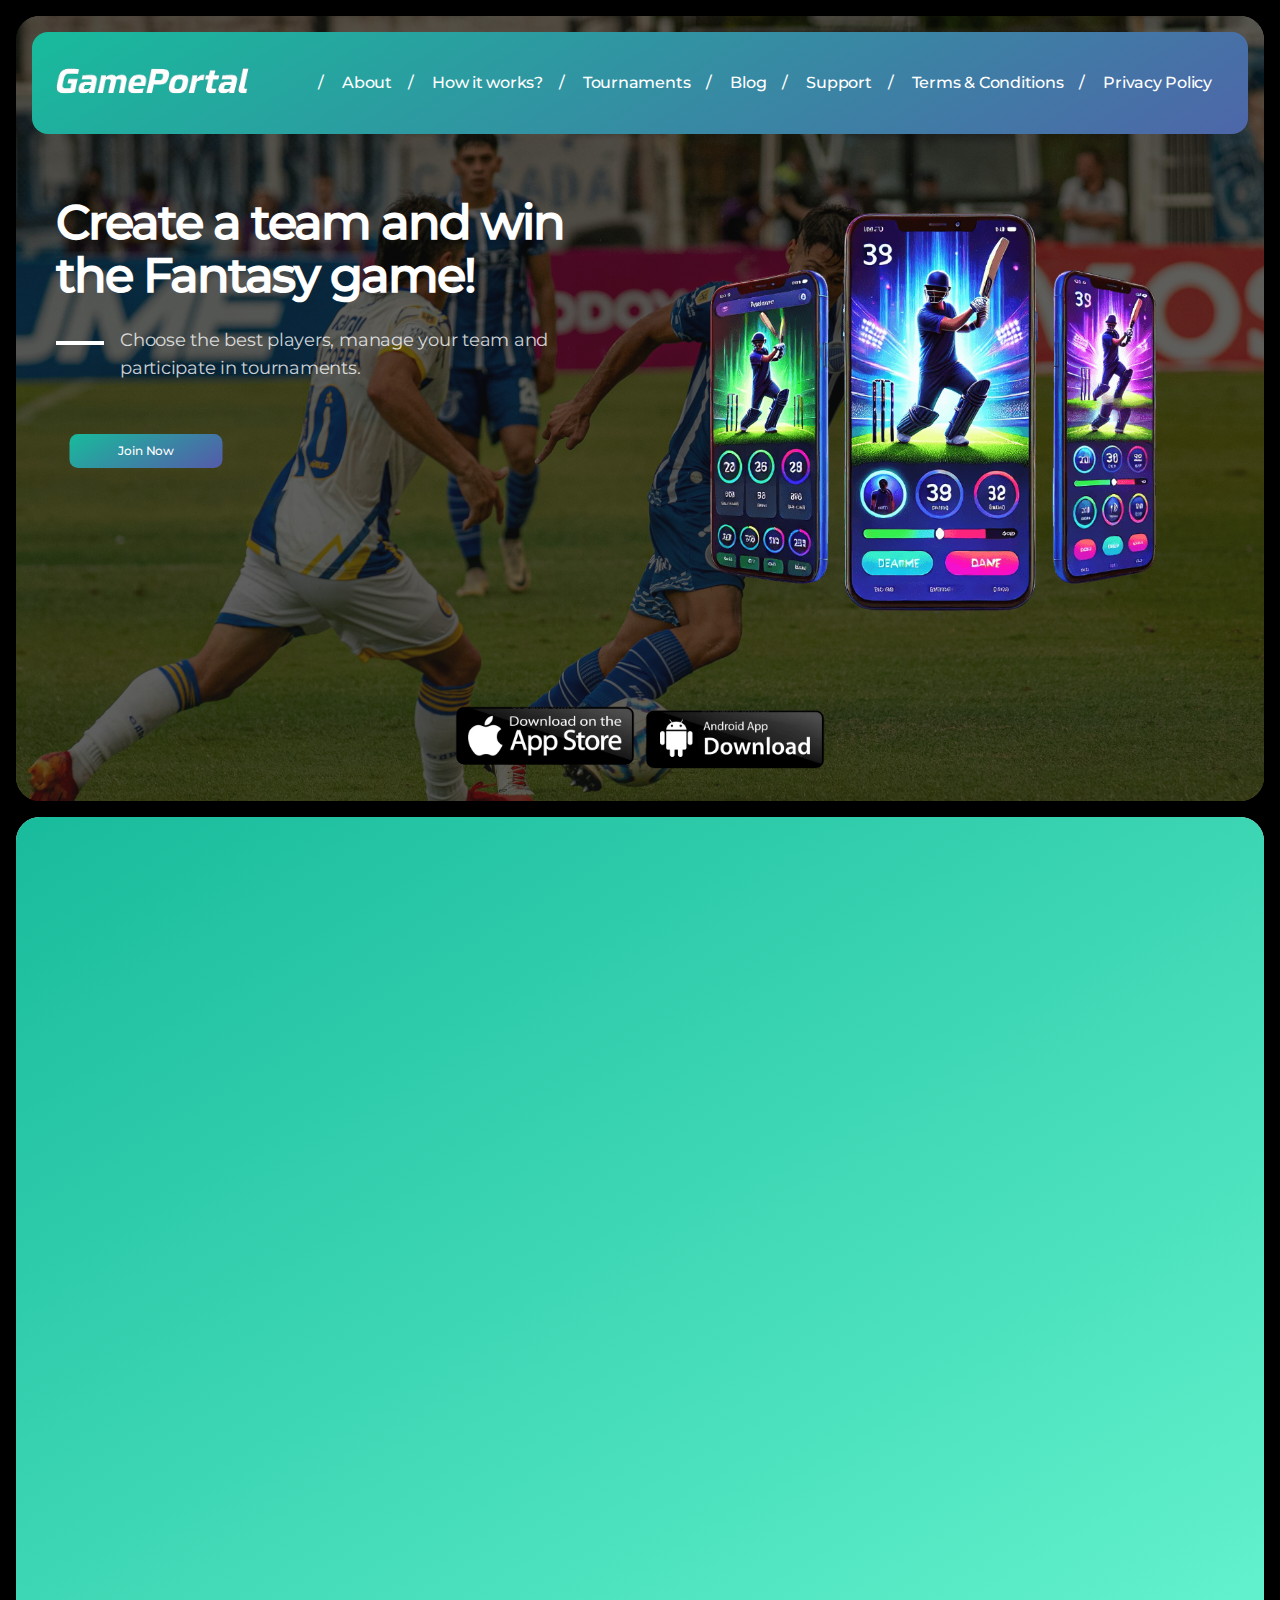
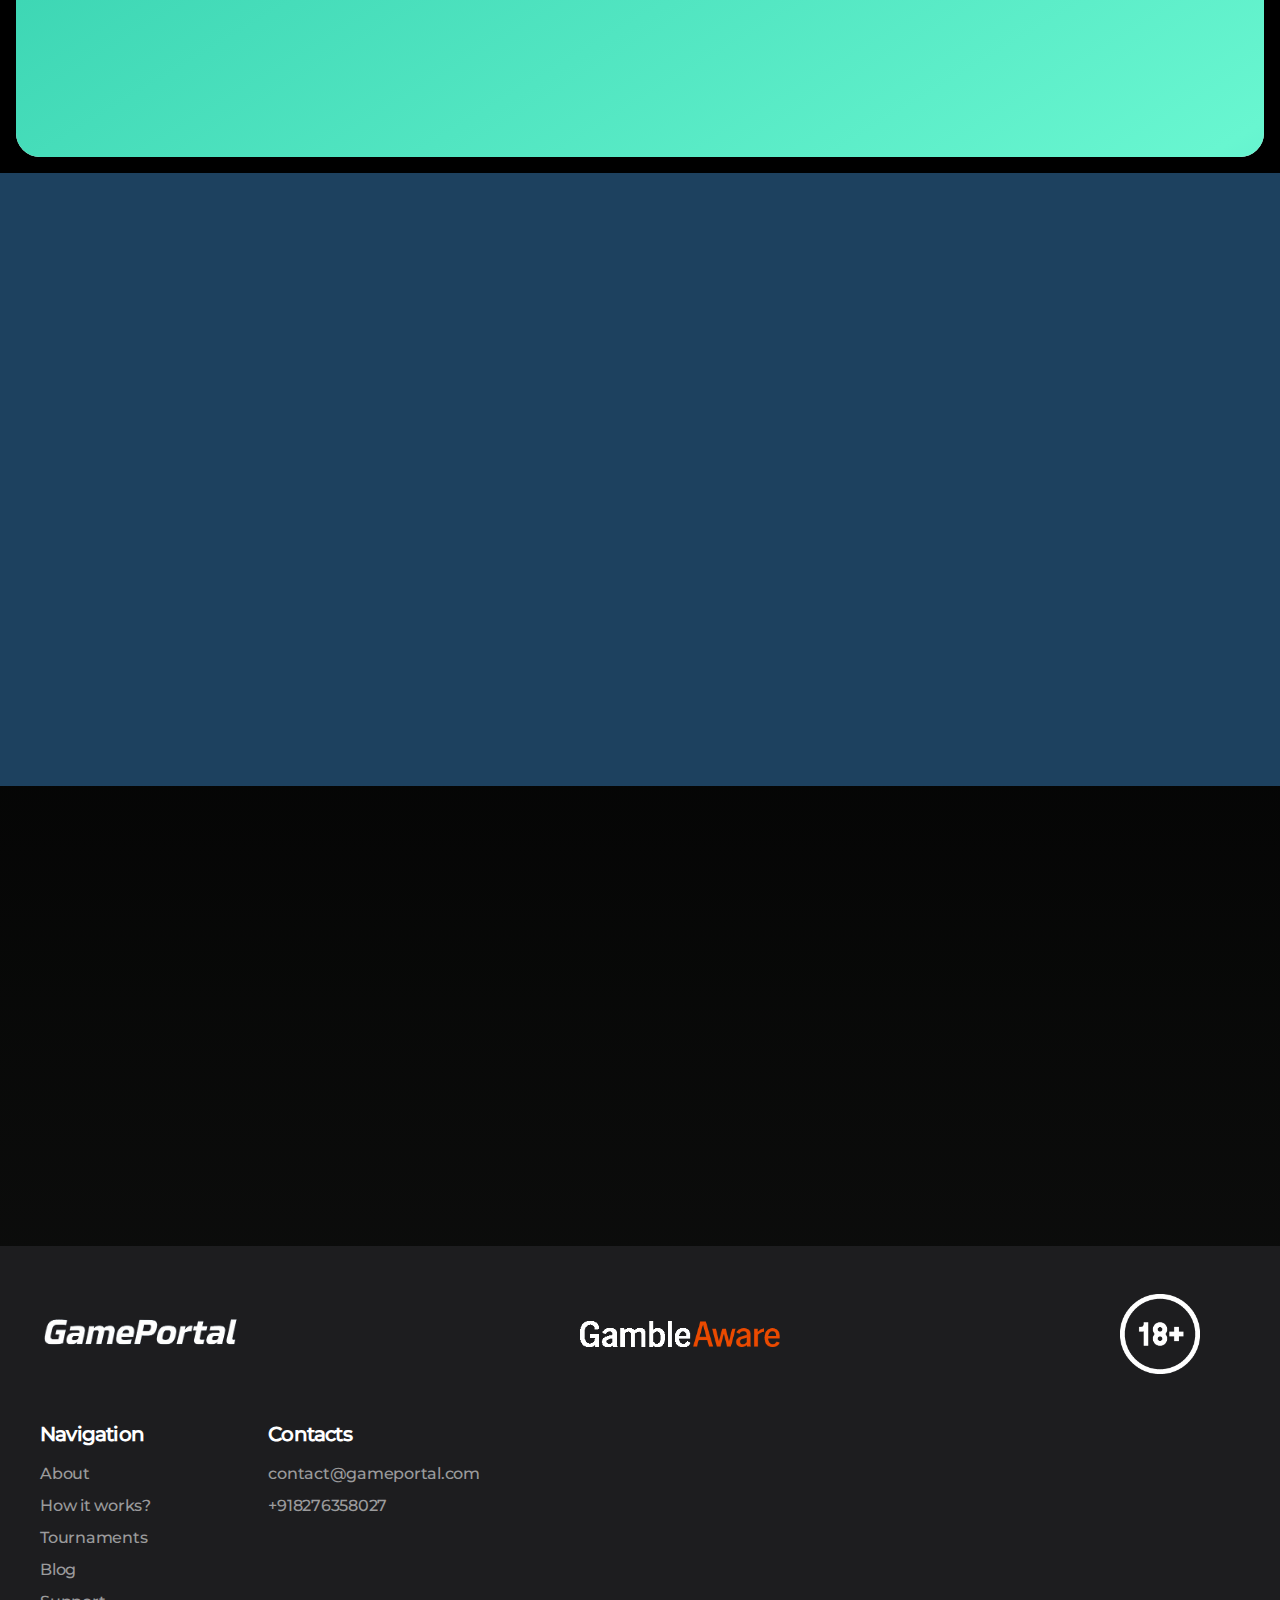
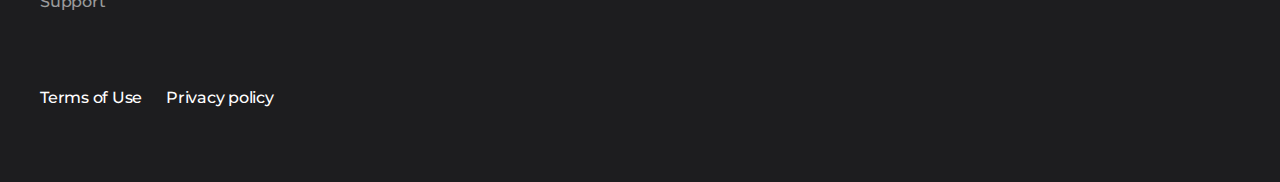
<file: index.html>
<!DOCTYPE html>
<html lang="en" data-validate="html">
  <head>
    <meta charset="UTF-8" />
    <meta name="viewport" content="width=device-width, initial-scale=1.0" />
    <link rel="icon" type="image/png" href="images/favicon.png" />
    <title>GamePortal - Your Ultimate Gaming Hub</title>
    <meta
      name="description"
      content="Welcome to GamePortal – your go-to platform for the latest games, news, tips, and gaming community. Level up your experience today!"
    />
    <link rel="stylesheet" href="styles/styles.css" />
  </head>

  <body>
    <div class="page-wrapper">
      <header class="navbar-wrapper">
        <div
          data-animation="default"
          data-collapse="medium"
          data-duration="400"
          data-easing="ease"
          data-easing2="ease"
          class="navbar w-nav"
        >
          <div class="row nav">
            <div class="nav-container">
              <a href="/" class="logotype w-nav-brand w--current"
                ><img
                  src="images/logo.png"
                  alt="Logotype"
                  class="contain-image"
              /></a>
              <nav class="nav-menu w-nav-menu">
                <div class="nav-start">
                  <div class="indent-xl">
                    <div class="lg-ahc">
                      <div class="nav-divider hide-md"><div>/</div></div>
                      <a href="about.html" class="nav-link w-nav-link">About</a>
                      <div class="nav-divider hide-md"><div>/</div></div>
                      <a href="work.html" class="nav-link label-m w-nav-link"
                        >How it works?</a
                      >
                      <div class="nav-divider hide-md">
                        <div>/</div>
                      </div>
                      <a
                        href="tournaments.html"
                        class="nav-link label-m w-nav-link"
                        >Tournaments</a
                      >
                      <div class="nav-divider hide-md">
                        <div>/</div>
                      </div>
                      <a href="blog.html" class="nav-link label-m w-nav-link"
                        >Blog</a
                      >
                      <div class="nav-divider hide-md">
                        <div>/</div>
                      </div>
                      <a href="support.html" class="nav-link label-m w-nav-link"
                        >Support</a
                      >
                      <div class="nav-divider hide-md"><div>/</div></div>
                      <a
                        href="terms-conditions.html"
                        class="nav-link label-m w-nav-link"
                        >Terms & Conditions
                      </a>
                      <div class="nav-divider hide-md"><div>/</div></div>
                      <a
                        href="privacy-policy.html"
                        class="nav-link label-m w-nav-link"
                        >Privacy Policy
                      </a>
                    </div>
                  </div>
                </div>
              </nav>
              <div
                class="menu-button w-nav-button"
                tabindex="0"
                aria-controls="w-nav-overlay-0"
                aria-haspopup="menu"
                aria-expanded="false"
              >
                <div class="hamburger-wrapper">
                  <div class="burger-line"></div>
                  <div class="burger-line"></div>
                  <div class="burger-line"></div>
                </div>
              </div>
            </div>
          </div>
          <div
            class="w-nav-overlay"
            data-wf-ignore=""
            id="w-nav-overlay-0"
          ></div>
        </div>
      </header>
      <main>
        <div class="global-margin global-corners global-shadow">
          <section class="section hero">
            <div class="wrapper">
              <div class="row">
                <div class="col lg6 md4 mdl5 sm2">
                  <div class="g-stack-2xl">
                    <div class="g-stack-xl">
                      <h1 class="headline m tc-white-100 animation">
                        Create a team and win the Fantasy game!
                      </h1>
                      <div class="g-inline-l stack-xl sm-vertical">
                        <div class="decoration animation"></div>
                        <div class="body-text-l tc-white-80 animation">
                          Choose the best players, manage your team and
                          participate in tournaments.
                        </div>
                      </div>
                      <div class="hero-link-container animation">
                        <a
                          class="button primary-button"
                          href="support.html#contacts"
                          >Join Now</a
                        >
                      </div>
                    </div>
                  </div>
                </div>
              </div>
              <div class="button-app-container">
                <a class="button apple-button" href="support.html#contacts"
                  ><img src="images/apple.png" alt="apple"
                /></a>
                <a class="button android-button" href="support.html#contacts"
                  ><img src="images/android.png" alt="android"
                /></a>
              </div>
            </div>
          </section>
        </div>
        <div class="global-margin global-corners bgc-neutrals-100">
          <section id="features" class="section l about-index features">
            <div class="wrapper">
              <div class="row mdl-reverse g-stack-xl">
                <div class="col lg4 md3 mdl6 sm2 avc">
                  <div class="g-stack-xl">
                    <h2 class="headline s animation">What is Fantasy Game?</h2>
                    <div class="decoration black animation"></div>
                    <div class="body-text-m tc-neutrals-01 animation">
                      Fantasy Cricket allows players to create their own virtual
                      teams by selecting real-life cricketers. Points are
                      awarded based on players' real match performances,
                      encouraging strategic team-building and engagement.
                    </div>
                    <div class="body-text-m tc-neutrals-01 animation">
                      Unlike regular sports, Fantasy Cricket focuses on expert
                      selections and strategic team management. Players analyze
                      real-world performance, make tactical decisions, and
                      compete based on statistical insights rather than physical
                      skills.
                    </div>
                    <div class="hero-link-container animation">
                      <a
                        class="button primary-button"
                        href="support.html#contacts"
                        >Join Now</a
                      >
                    </div>
                  </div>
                </div>
                <div class="col lg6 md3 mdl6 sm2 avc">
                  <img
                    src="images/about-1.jpg"
                    alt="Game"
                    class="side-image animation"
                  />
                </div>
              </div>
            </div>
          </section>
        </div>
        <section id="our-team" class="section l advantages">
          <div class="wrapper">
            <div class="row g-stack-xl advantages-grid animation">
              <div class="col lg4 md3 mdl6 sm2">
                <div class="team-card">
                  <div class="g-stack-xl">
                    <img
                      src="images/shield.png"
                      alt="shield"
                      class="avatar size-xl corners-l"
                    />
                    <div class="g-stack-l">
                      <div class="headline xs tc-white-100">
                        Secure Gameplay
                      </div>
                      <div class="body-text-m tc-white-100">
                        Our platform ensures fair play with advanced security
                        and transparency.
                      </div>
                    </div>
                  </div>
                </div>
              </div>
              <div class="col lg4 md3 mdl6 sm2">
                <div class="team-card">
                  <div class="g-stack-xl">
                    <img
                      src="images/medal.png"
                      alt="medal"
                      class="avatar size-xl corners-l"
                    />
                    <div class="g-stack-l">
                      <div class="headline xs tc-white-100">
                        Competitions & Rewards
                      </div>
                      <div class="body-text-m tc-white-100">
                        Participate in exciting tournaments and earn exclusive
                        prizes.
                      </div>
                    </div>
                  </div>
                </div>
              </div>
              <div class="col lg4 md3 mdl6 sm2">
                <div class="team-card">
                  <div class="g-stack-xl">
                    <img
                      src="images/tel.png"
                      alt="Mobile"
                      class="avatar size-xl corners-l"
                    />
                    <div class="g-stack-l">
                      <div class="headline xs tc-white-100">
                        User-Friendly Mobile App
                      </div>
                      <div class="body-text-m tc-white-100">
                        Enjoy seamless gameplay and manage your fantasy team on
                        the go.
                      </div>
                    </div>
                  </div>
                </div>
              </div>
              <div class="col lg4 md3 mdl6 sm2">
                <div class="team-card">
                  <div class="g-stack-xl">
                    <img
                      src="images/team.png"
                      alt="team"
                      class="avatar size-xl corners-l"
                    />
                    <div class="g-stack-l">
                      <div class="headline xs tc-white-100">
                        Player Community
                      </div>
                      <div class="body-text-m tc-white-100">
                        Connect with other players, share strategies, and
                        compete together.
                      </div>
                    </div>
                  </div>
                </div>
              </div>
            </div>
          </div>
          <div class="spacer stack-3xl"></div>
        </section>
        <section id="reviews" class="section l overflow-show reviews">
          <div class="wrapper g-stack-3xl animation">
            <div class="row avc">
              <div class="col lg10 md6 mdl6 sm2">
                <div
                  data-delay="4000"
                  data-animation="cross"
                  class="reviews-slider w-slider slider"
                  data-autoplay="false"
                  data-easing="ease"
                  data-hide-arrows="false"
                  data-disable-swipe="false"
                  data-autoplay-limit="0"
                  data-nav-spacing="3"
                  data-duration="250"
                  data-infinite="true"
                >
                  <div
                    class="w-slider-mask slides animation"
                    id="w-slider-mask-0"
                  >
                    <div class="reviews-slide w-slide slide">
                      <div class="reviews-slide-content">
                        <div class="g-stack-l sizing-none avc">
                          <img
                            src="images/user-1.jpg"
                            alt="Amit Sharma"
                            class="avatar size-xl corners-100"
                          />
                          <div class="g-stack-z avc">
                            <div class="label-m">Amit Sharma</div>
                            <div class="body-text-s">Mumbai, 10 Feb 2024</div>
                          </div>
                        </div>
                        <div class="body-text-l tac">
                          “The platform is incredibly intuitive and easy to use.
                          I love the sense of competition and strategy
                          involved!”
                        </div>
                      </div>
                    </div>

                    <div class="reviews-slide w-slide slide">
                      <div class="reviews-slide-content">
                        <div class="g-stack-l sizing-none avc">
                          <img
                            src="images/user-3.jpg"
                            alt="Priya Verma"
                            class="avatar size-xl corners-100"
                          />
                          <div class="g-stack-z avc">
                            <div class="label-m">Priya Verma</div>
                            <div class="body-text-s">Delhi, 5 Jan 2024</div>
                          </div>
                        </div>
                        <div class="body-text-l">
                          “A fantastic experience! The interface is smooth, and
                          the gameplay is engaging. Definitely my favorite
                          fantasy platform.”
                        </div>
                      </div>
                    </div>

                    <div class="reviews-slide w-slide slide">
                      <div class="reviews-slide-content">
                        <div class="g-stack-l sizing-none avc">
                          <img
                            src="images/user-2.jpg"
                            alt="Rohan Kapoor"
                            class="avatar size-xl corners-100"
                          />
                          <div class="g-stack-z avc">
                            <div class="label-m">Rohan Kapoor</div>
                            <div class="body-text-s">
                              Bangalore, 18 Dec 2023
                            </div>
                          </div>
                        </div>
                        <div class="body-text-l">
                          “I enjoy how well-thought-out the mechanics are. The
                          strategic depth makes it highly addictive!”
                        </div>
                      </div>
                    </div>

                    <div class="reviews-slide w-slide slide">
                      <div class="reviews-slide-content">
                        <div class="g-stack-l sizing-none avc">
                          <img
                            src="images/user-4.jpg"
                            alt="Ananya Iyer"
                            class="avatar size-xl corners-100"
                          />
                          <div class="g-stack-z avc">
                            <div class="label-m">Ananya Iyer</div>
                            <div class="body-text-s">Hyderabad, 2 Dec 2023</div>
                          </div>
                        </div>
                        <div class="body-text-l">
                          “Great community and engaging challenges! The best
                          platform for fans of fantasy sports.”
                        </div>
                      </div>
                    </div>

                    <div class="reviews-slide w-slide slide">
                      <div class="reviews-slide-content">
                        <div class="g-stack-l sizing-none avc">
                          <img
                            src="images/user-5.jpg"
                            alt="Vikram Joshi"
                            class="avatar size-xl corners-100"
                          />
                          <div class="g-stack-z avc">
                            <div class="label-m">Anaya Sharma</div>
                            <div class="body-text-s">Kolkata, 22 Nov 2023</div>
                          </div>
                        </div>
                        <div class="body-text-l">
                          “I've tried many platforms, but this one stands out
                          with its user-friendly design and exciting contests!”
                        </div>
                      </div>
                    </div>
                  </div>
                  <div class="controls">
                    <button class="control control-prev" id="prevBtn">
                      &lt;
                    </button>
                    <button class="control control-next" id="nextBtn">
                      &gt;
                    </button>
                  </div>
                </div>
              </div>
            </div>
          </div>
        </section>
      </main>

      <footer class="section s bgc-grey">
        <div class="wrapper g-stack-2xl">
          <div class="row">
            <div class="col lg12 md6 mdl6 sm2">
              <div class="footer-wrapper fose03 footer-icon">
                <a href="/" class="logotype w-nav-brand w--current"
                  ><img
                    src="images/logo.png"
                    alt="Logotype"
                    class="contain-image"
                /></a>
                <a
                  href="https://www.gambleaware.org/"
                  class="logotype w-nav-brand w--current"
                  ><img
                    src="images/game-icon.png"
                    alt="Logotype"
                    class="contain-image" /></a
                ><img
                  src="images/18+.png"
                  alt="Logotype"
                  class="contain-image limitation"
                />
              </div>
            </div>
          </div>
          <div class="row g-stack-xl">
            <div class="col lg3 md2 mdl2 sm1">
              <div class="g-stack-l">
                <h6 class="headline xxs tc-white-100">Navigation</h6>
                <div class="g-stack-s">
                  <a href="about.html" class="link pale w--current">About</a
                  ><a href="work.html" class="link pale">How it works?</a
                  ><a href="tournaments.html" class="link pale">Tournaments</a
                  ><a href="blog.html" class="link pale">Blog</a
                  ><a href="support.html" class="link pale">Support</a>
                </div>
              </div>
            </div>
            <div class="col lg3 md2 mdl2 sm1">
              <div class="g-stack-l">
                <h6 class="headline xxs tc-white-100">Сontacts</h6>
                <div class="g-stack-s">
                  <a class="link pale" href="mailto:contact@gameportal.com"
                    >contact@gameportal.com</a
                  ><a class="link pale" href="tel:+918276358027"
                    >+918276358027</a
                  >
                </div>
              </div>
            </div>
          </div>
          <div class="row vise-xl">
            <div class="col lg12 md6 mdl6 sm2">
              <div class="footer-wrapper fobl04t5">
                <div class="footer-links fobl04t5">
                  <a class="link light" href="terms-conditions.html"
                    >Terms of Use</a
                  >
                  <div class="tc-white-56">
                    <a class="link light" href="privacy-policy.html"
                      >Privacy policy</a
                    >
                  </div>
                </div>
              </div>
            </div>
          </div>
        </div>
      </footer>
    </div>
    <script type="module" src="js/main.js"></script>
  </body>
</html>
</file>
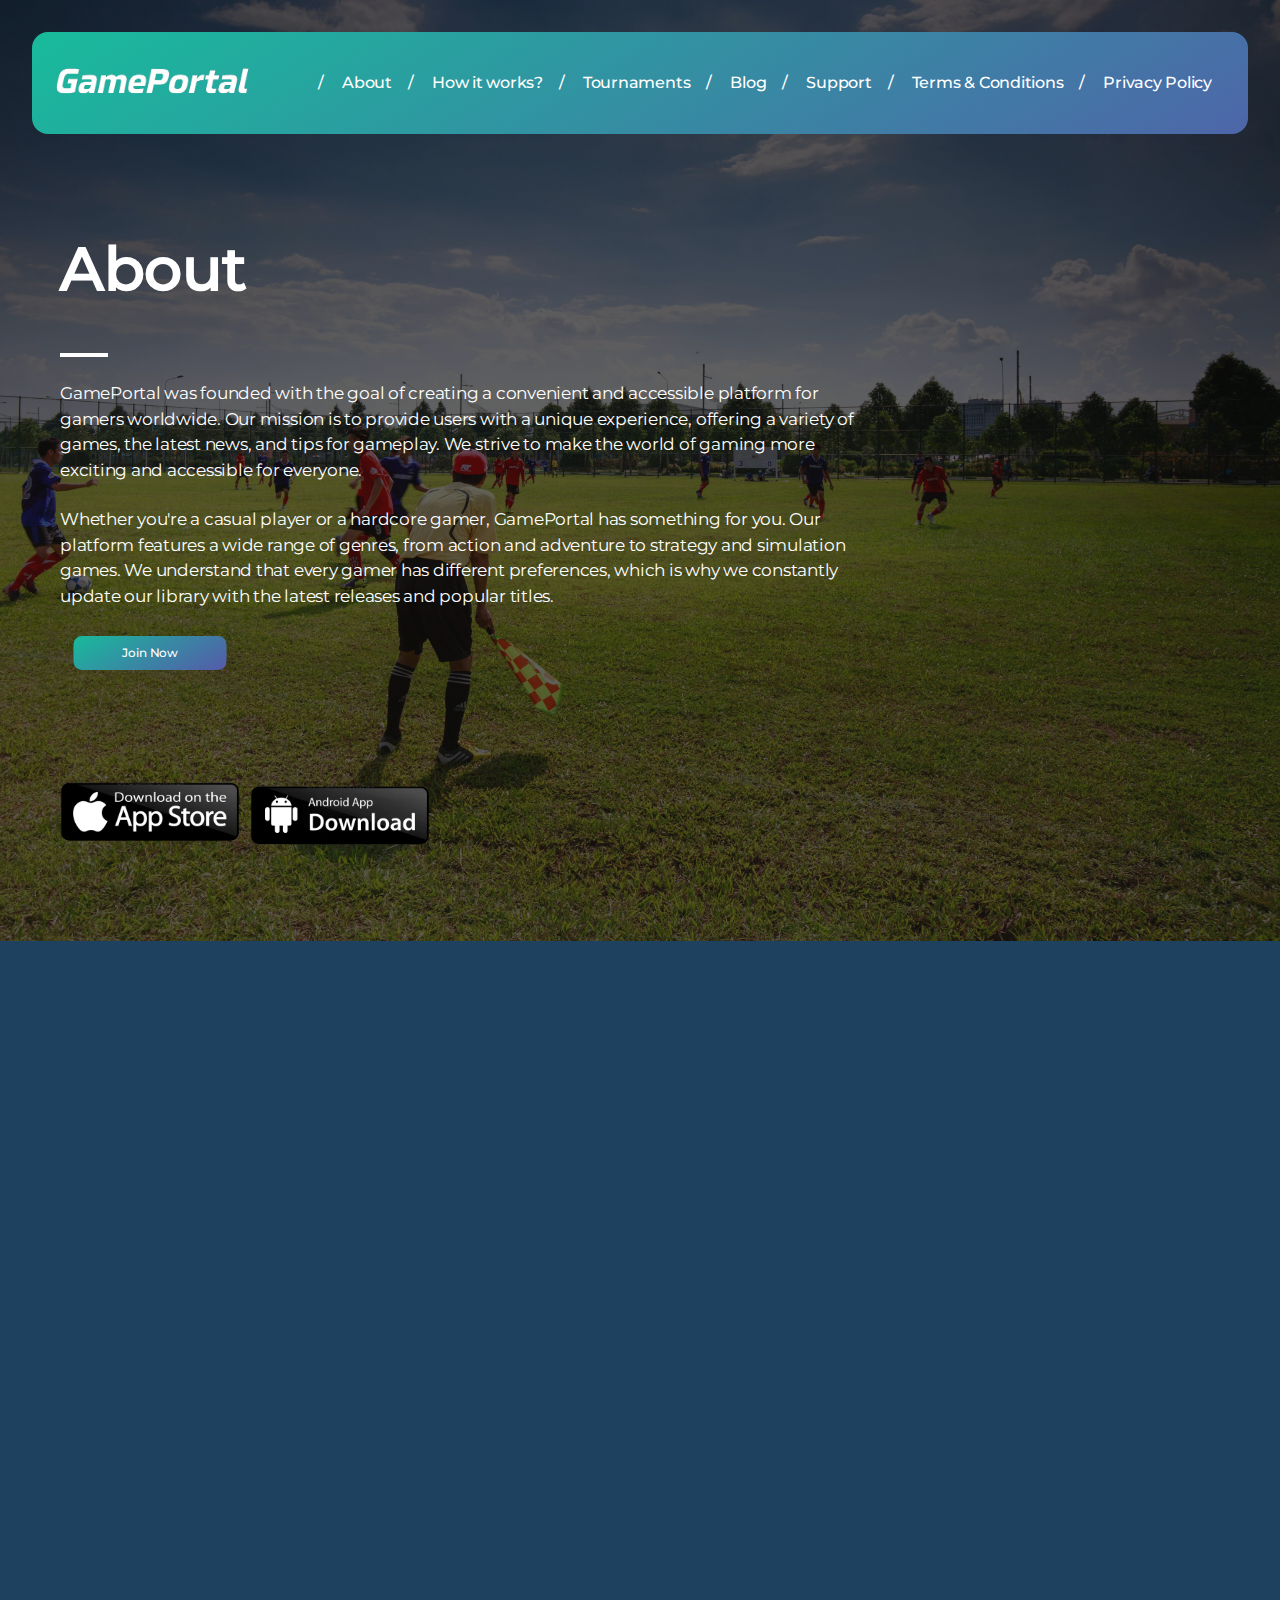
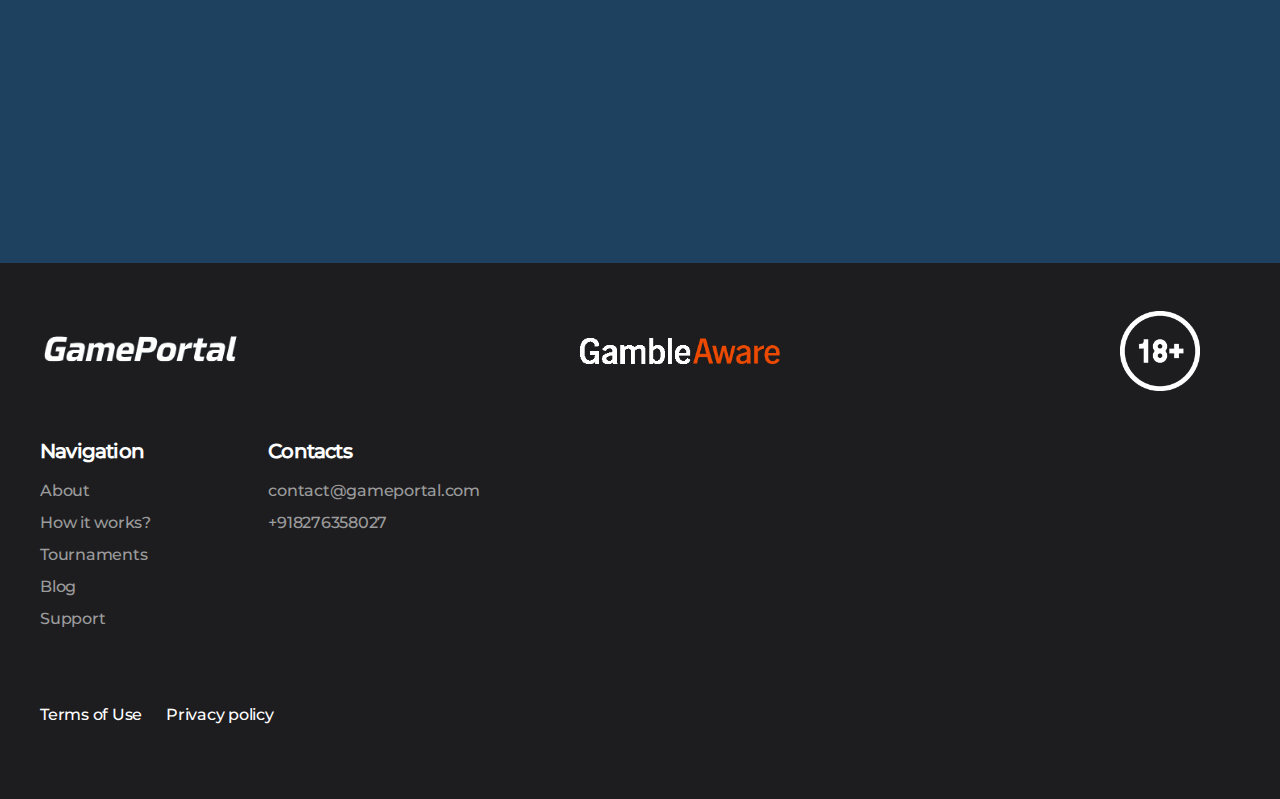
<file: about.html>
<!DOCTYPE html>
<html lang="en" data-validate="html">
  <head>
    <meta charset="UTF-8" />
    <meta name="viewport" content="width=device-width, initial-scale=1.0" />
    <link rel="icon" type="image/png" href="images/favicon.png" />
    <title>About - GamePortal</title>
    <meta
      name="description"
      content="Discover the story behind GamePortal, our mission, and how we aim to revolutionize the gaming experience for players worldwide."
    />
    <link rel="stylesheet" href="styles/styles.css" />
  </head>

  <body>
    <div class="page-wrapper">
      <header class="navbar-wrapper">
        <div
          data-animation="default"
          data-collapse="medium"
          data-duration="400"
          data-easing="ease"
          data-easing2="ease"
          class="navbar w-nav"
        >
          <div class="row nav">
            <div class="nav-container">
              <a href="/" class="logotype w-nav-brand w--current"
                ><img
                  src="images/logo.png"
                  alt="Logotype"
                  class="contain-image"
              /></a>
              <nav class="nav-menu w-nav-menu">
                <div class="nav-start">
                  <div class="indent-xl">
                    <div class="lg-ahc">
                      <div class="nav-divider hide-md"><div>/</div></div>
                      <a href="about.html" class="nav-link w-nav-link">About</a>
                      <div class="nav-divider hide-md"><div>/</div></div>
                      <a href="work.html" class="nav-link label-m w-nav-link"
                        >How it works?</a
                      >
                      <div class="nav-divider hide-md">
                        <div>/</div>
                      </div>
                      <a
                        href="tournaments.html"
                        class="nav-link label-m w-nav-link"
                        >Tournaments</a
                      >
                      <div class="nav-divider hide-md">
                        <div>/</div>
                      </div>
                      <a href="blog.html" class="nav-link label-m w-nav-link"
                        >Blog</a
                      >
                      <div class="nav-divider hide-md">
                        <div>/</div>
                      </div>
                      <a href="support.html" class="nav-link label-m w-nav-link"
                        >Support</a
                      >
                      <div class="nav-divider hide-md"><div>/</div></div>
                      <a
                        href="terms-conditions.html"
                        class="nav-link label-m w-nav-link"
                        >Terms & Conditions
                      </a>
                      <div class="nav-divider hide-md"><div>/</div></div>
                      <a
                        href="privacy-policy.html"
                        class="nav-link label-m w-nav-link"
                        >Privacy Policy
                      </a>
                    </div>
                  </div>
                </div>
              </nav>
              <div
                class="menu-button w-nav-button"
                tabindex="0"
                aria-controls="w-nav-overlay-0"
                aria-haspopup="menu"
                aria-expanded="false"
              >
                <div class="hamburger-wrapper">
                  <div class="burger-line"></div>
                  <div class="burger-line"></div>
                  <div class="burger-line"></div>
                </div>
              </div>
            </div>
          </div>
          <div
            class="w-nav-overlay"
            data-wf-ignore=""
            id="w-nav-overlay-0"
          ></div>
        </div>
      </header>
      <main>
        <section class="section hero-bg about">
          <div class="wrapper">
            <div class="row g-stack-xl">
              <div class="col lg1 display-lg"></div>
              <div class="col lg4 md3 mdl6 sm2 avc">
                <div class="g-stack-xl">
                  <h1 class="headline s tc-white-100 animation">About</h1>
                  <div class="decoration"></div>
                  <div class="body-text-m tc-white-100 animation">
                    GamePortal was founded with the goal of creating a
                    convenient and accessible platform for gamers worldwide. Our
                    mission is to provide users with a unique experience,
                    offering a variety of games, the latest news, and tips for
                    gameplay. We strive to make the world of gaming more
                    exciting and accessible for everyone.
                  </div>

                  <div class="body-text-m tc-white-100 animation">
                    Whether you're a casual player or a hardcore gamer,
                    GamePortal has something for you. Our platform features a
                    wide range of genres, from action and adventure to strategy
                    and simulation games. We understand that every gamer has
                    different preferences, which is why we constantly update our
                    library with the latest releases and popular titles.
                  </div>
                  <div class="hero-link-container animation">
                    <a
                      class="button primary-button"
                      href="support.html#contacts"
                      >Join Now</a
                    >
                  </div>
                  <div class="button-app-container">
                    <a class="button apple-button" href="support.html#contacts"
                      ><img src="images/apple.png" alt="apple"
                    /></a>
                    <a
                      class="button android-button"
                      href="support.html#contacts"
                      ><img src="images/android.png" alt="android"
                    /></a>
                  </div>
                </div>
              </div>
            </div>
          </div>
        </section>
        <section id="our-team" class="section l about-list">
          <div class="wrapper animation">
            <h2 class="headline s about-title animation">
              The main differences between strategy and gambling
            </h2>
            <div class="row g-stack-xl animation">
              <div class="col lg4 md3 mdl6 sm2">
                <div class="team-card">
                  <div class="g-stack-xl">
                    <img
                      src="images/analytics.png"
                      alt="analytics"
                      class="avatar size-xl corners-l"
                    />
                    <div class="g-stack-l">
                      <div class="headline xs tc-white-100">
                        Analysis and decision-making
                      </div>
                    </div>
                    <div class="body-text-m tc-white-100">
                      Strategy games encourage analysis of the current
                      situation, forecasting and decision-making based on
                      information.
                    </div>
                  </div>
                </div>
              </div>
              <div class="col lg4 md3 mdl6 sm2">
                <div class="team-card">
                  <div class="g-stack-xl">
                    <img
                      src="images/plan.png"
                      alt="plan"
                      class="avatar size-xl corners-l"
                    />
                    <div class="g-stack-l">
                      <div class="headline xs tc-white-100">
                        Planning and tactics
                      </div>
                    </div>
                    <div class="body-text-m tc-white-100">
                      Strategy games require players to develop a long-term plan
                      and make informed decisions.
                    </div>
                  </div>
                </div>
              </div>
              <div class="col lg4 md3 mdl6 sm2">
                <div class="team-card">
                  <div class="g-stack-xl">
                    <img
                      src="images/development.png"
                      alt="development"
                      class="avatar size-xl corners-l"
                    />
                    <div class="g-stack-l">
                      <div class="headline xs tc-white-100">
                        Repeatability and skill development
                      </div>
                    </div>
                    <div class="body-text-m tc-white-100">
                      In strategy games, the player's experience and skills can
                      evolve with each game, improving the results.
                    </div>
                  </div>
                </div>
              </div>
              <div class="col lg4 md3 mdl6 sm2">
                <div class="team-card">
                  <div class="g-stack-xl">
                    <img
                      src="images/control.png"
                      alt="control"
                      class="avatar size-xl corners-l"
                    />
                    <div class="g-stack-l">
                      <div class="headline xs tc-white-100">
                        Outcome control
                      </div>
                    </div>
                    <div class="body-text-m tc-white-100">
                      In strategy games, players can control their actions and
                      influence the course of the game.
                    </div>
                  </div>
                </div>
              </div>
            </div>
          </div>
          <div class="spacer stack-3xl"></div>
        </section>
      </main>
      <footer class="section s bgc-grey">
        <div class="wrapper g-stack-2xl">
          <div class="row">
            <div class="col lg12 md6 mdl6 sm2">
              <div class="footer-wrapper fose03 footer-icon">
                <a href="/" class="logotype w-nav-brand w--current"
                  ><img
                    src="images/logo.png"
                    alt="Logotype"
                    class="contain-image"
                /></a>
                <a
                  href="https://www.gambleaware.org/ "
                  class="logotype w-nav-brand w--current"
                  ><img
                    src="images/game-icon.png"
                    alt="Logotype"
                    class="contain-image" /></a
                ><img
                  src="images/18+.png"
                  alt="Logotype"
                  class="contain-image limitation"
                />
              </div>
            </div>
          </div>
          <div class="row g-stack-xl">
            <div class="col lg3 md2 mdl2 sm1">
              <div class="g-stack-l">
                <h6 class="headline xxs tc-white-100">Navigation</h6>
                <div class="g-stack-s">
                  <a href="about.html" class="link pale w--current">About</a
                  ><a href="work.html" class="link pale">How it works?</a
                  ><a href="tournaments.html" class="link pale">Tournaments</a
                  ><a href="blog.html" class="link pale">Blog</a
                  ><a href="support.html" class="link pale">Support</a>
                </div>
              </div>
            </div>
            <div class="col lg3 md2 mdl2 sm1">
              <div class="g-stack-l">
                <h6 class="headline xxs tc-white-100">Сontacts</h6>
                <div class="g-stack-s">
                  <a class="link pale" href="mailto:contact@gameportal.com"
                    >contact@gameportal.com</a
                  ><a class="link pale" href="tel:+918276358027"
                    >+918276358027</a
                  >
                </div>
              </div>
            </div>
          </div>
          <div class="row vise-xl">
            <div class="col lg12 md6 mdl6 sm2">
              <div class="footer-wrapper fobl04t5">
                <div class="footer-links fobl04t5">
                  <a class="link light" href="terms-conditions.html"
                    >Terms of Use</a
                  >
                  <div class="tc-white-56">
                    <a class="link light" href="privacy-policy.html"
                      >Privacy policy</a
                    >
                  </div>
                </div>
              </div>
            </div>
          </div>
        </div>
      </footer>
    </div>
    <script type="module" src="js/main.js"></script>
  </body>
</html>
</file>
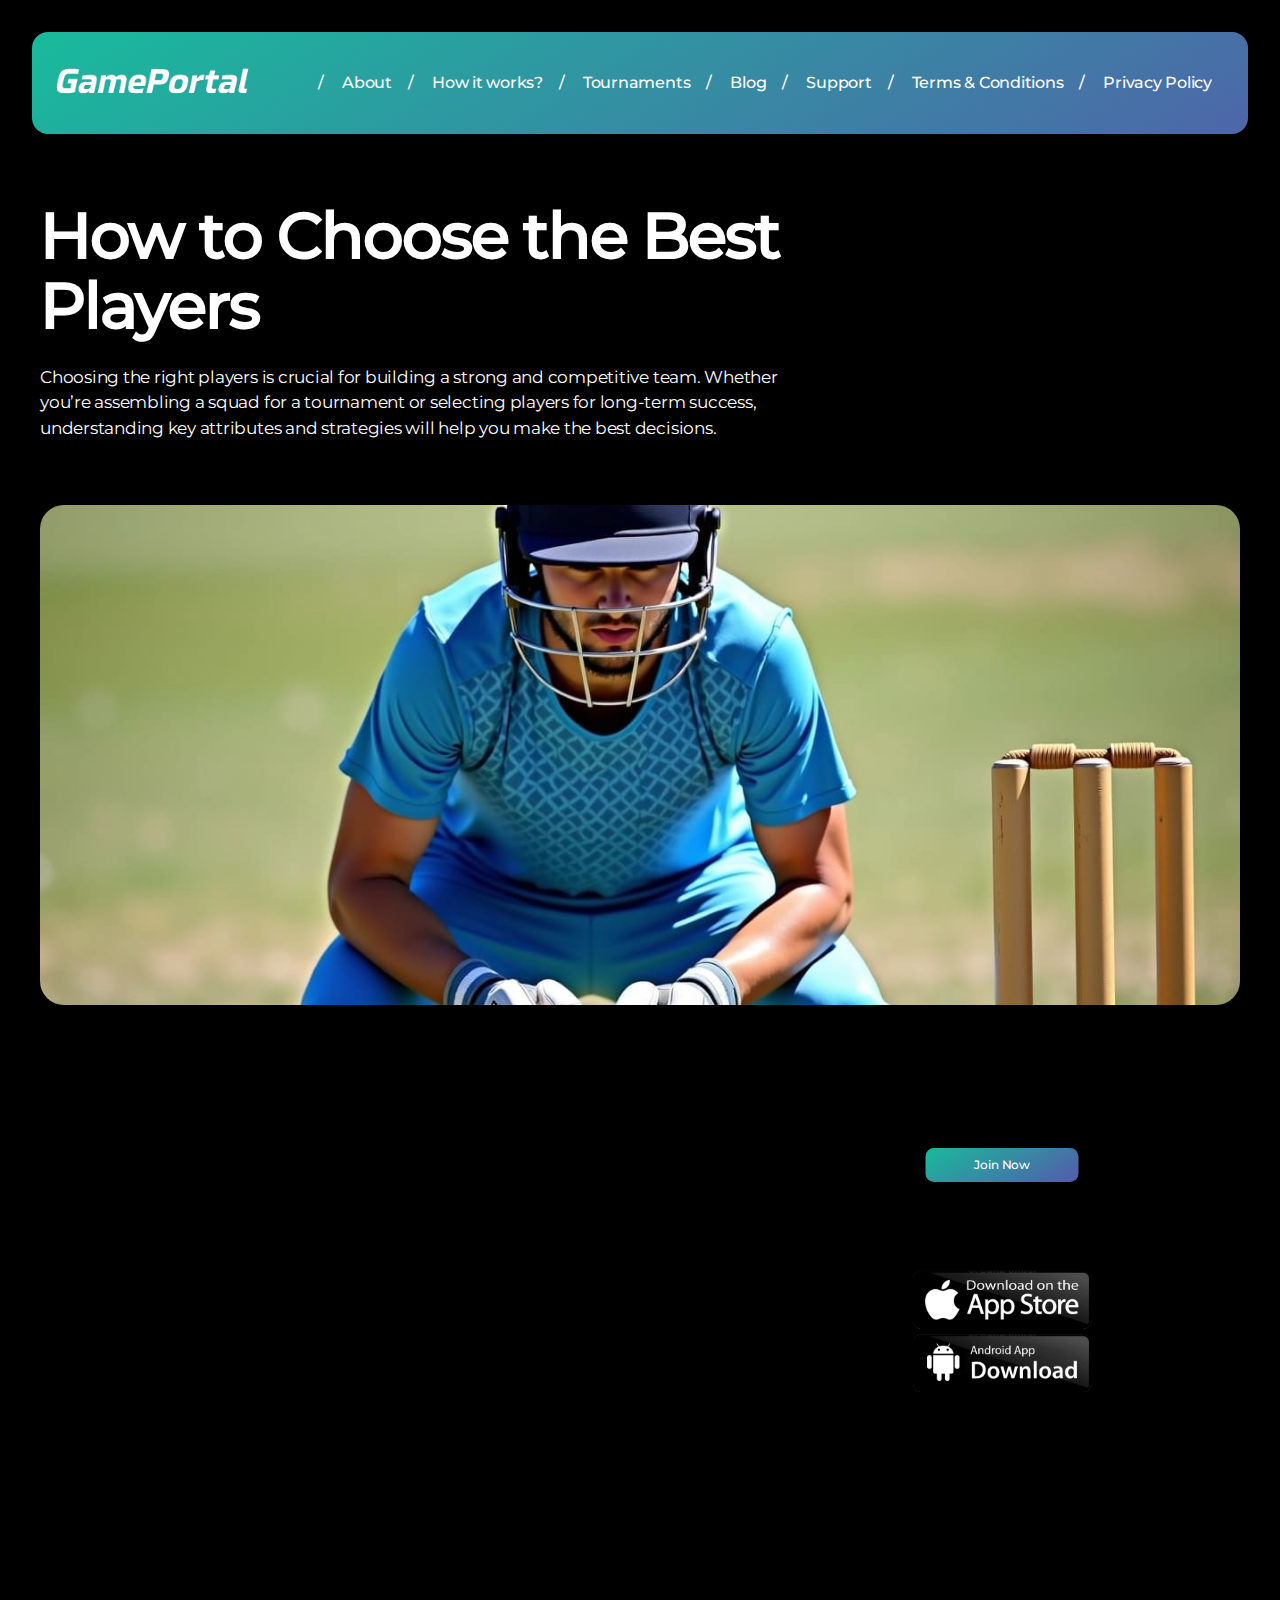
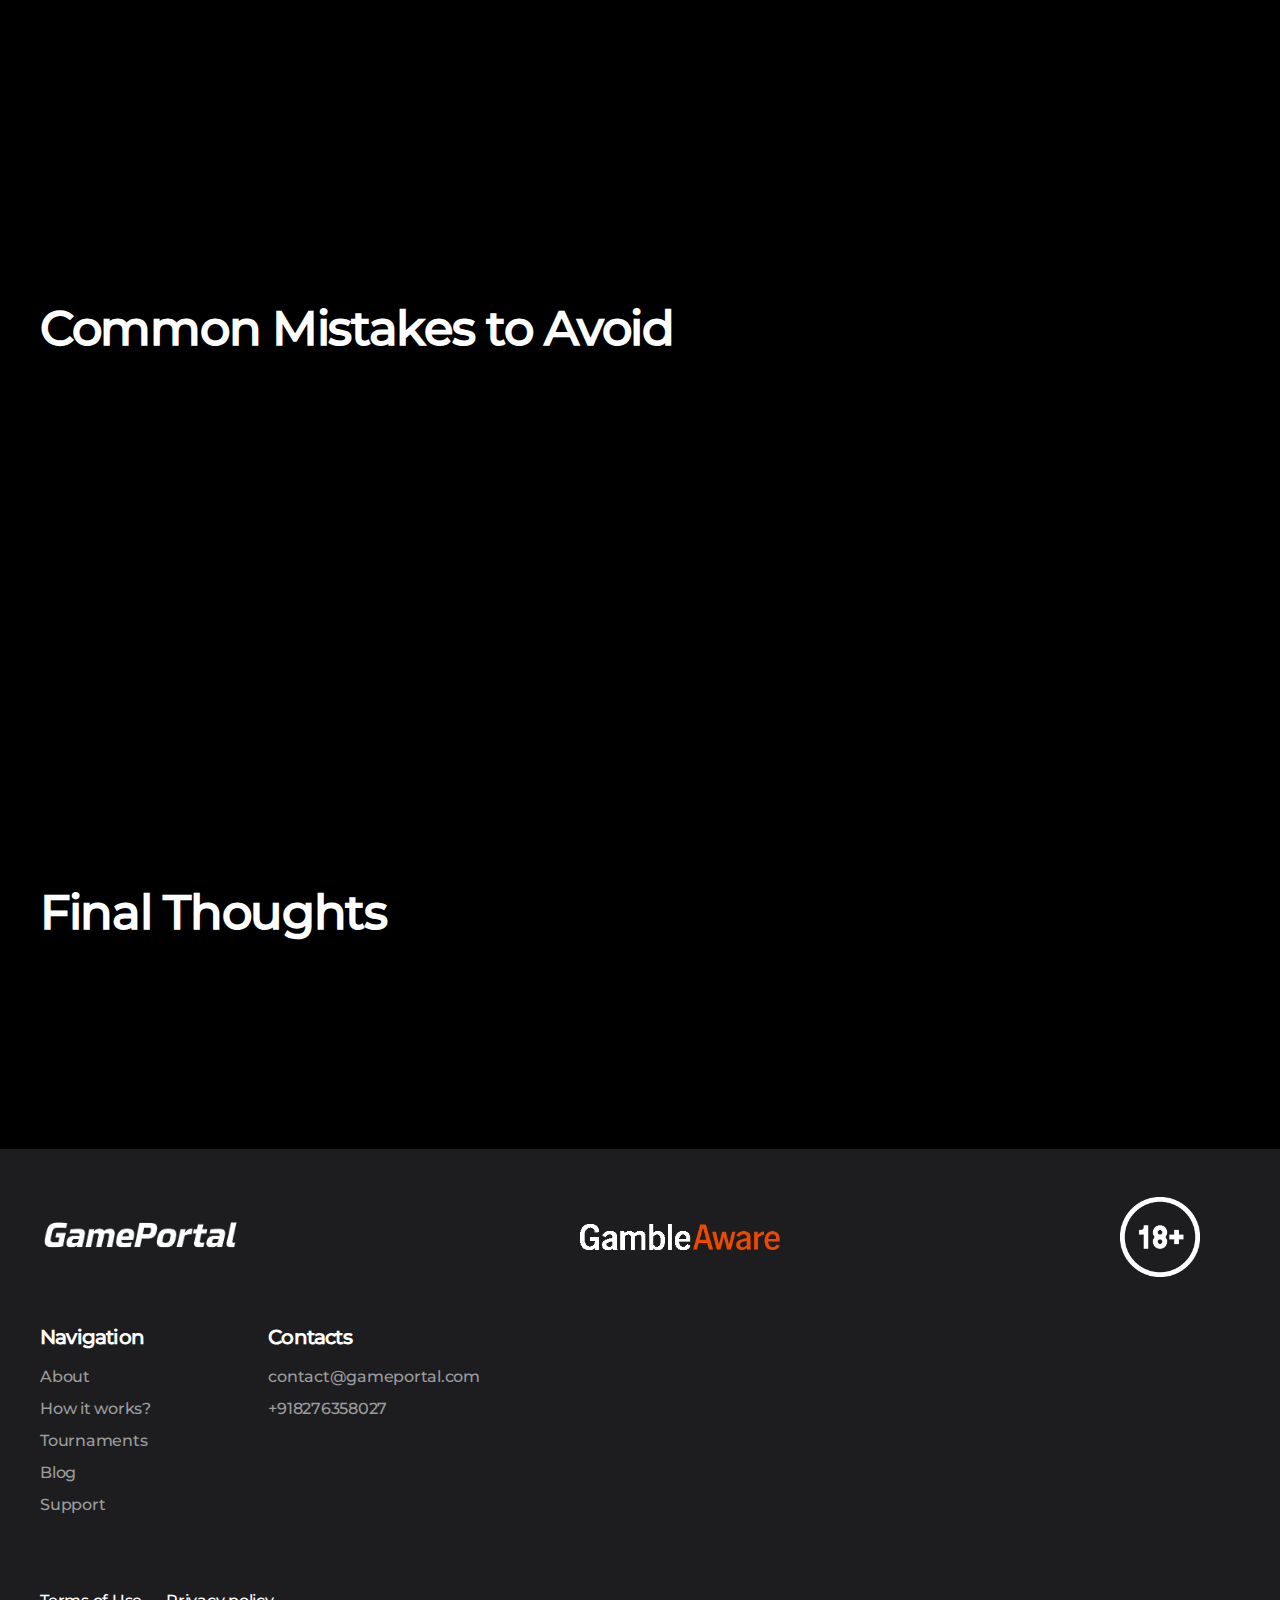
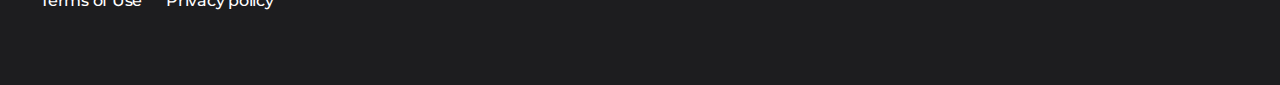
<file: best-players.html>
<!DOCTYPE html>
<html lang="en" data-validate="html">
  <head>
    <meta charset="UTF-8" />
    <meta name="viewport" content="width=device-width, initial-scale=1.0" />
    <link rel="icon" type="image/png" href="images/favicon.png" />
    <title>How to Choose the Best Players - GamePortal</title>
    <meta
      name="description"
      content="Learn expert tips and strategies on selecting the best players for your team. Improve your gameplay and build a winning squad with GamePortal!"
    />
    <link rel="stylesheet" href="styles/styles.css" />
  </head>

  <body>
    <div class="page-wrapper">
      <header class="navbar-wrapper">
        <div
          data-animation="default"
          data-collapse="medium"
          data-duration="400"
          data-easing="ease"
          data-easing2="ease"
          class="navbar w-nav"
        >
          <div class="row nav">
            <div class="nav-container">
              <a href="/" class="logotype w-nav-brand w--current"
                ><img
                  src="images/logo.png"
                  alt="Logotype"
                  class="contain-image"
              /></a>
              <nav class="nav-menu w-nav-menu">
                <div class="nav-start">
                  <div class="indent-xl">
                    <div class="lg-ahc">
                      <div class="nav-divider hide-md"><div>/</div></div>
                      <a href="about.html" class="nav-link w-nav-link">About</a>
                      <div class="nav-divider hide-md"><div>/</div></div>
                      <a href="work.html" class="nav-link label-m w-nav-link"
                        >How it works?</a
                      >
                      <div class="nav-divider hide-md">
                        <div>/</div>
                      </div>
                      <a
                        href="tournaments.html"
                        class="nav-link label-m w-nav-link"
                        >Tournaments</a
                      >
                      <div class="nav-divider hide-md">
                        <div>/</div>
                      </div>
                      <a href="blog.html" class="nav-link label-m w-nav-link"
                        >Blog</a
                      >
                      <div class="nav-divider hide-md">
                        <div>/</div>
                      </div>
                      <a href="support.html" class="nav-link label-m w-nav-link"
                        >Support</a
                      >
                      <div class="nav-divider hide-md"><div>/</div></div>
                      <a
                        href="terms-conditions.html"
                        class="nav-link label-m w-nav-link"
                        >Terms & Conditions
                      </a>
                      <div class="nav-divider hide-md"><div>/</div></div>
                      <a
                        href="privacy-policy.html"
                        class="nav-link label-m w-nav-link"
                        >Privacy Policy
                      </a>
                    </div>
                  </div>
                </div>
              </nav>
              <div
                class="menu-button w-nav-button"
                tabindex="0"
                aria-controls="w-nav-overlay-0"
                aria-haspopup="menu"
                aria-expanded="false"
              >
                <div class="hamburger-wrapper">
                  <div class="burger-line"></div>
                  <div class="burger-line"></div>
                  <div class="burger-line"></div>
                </div>
              </div>
            </div>
          </div>
          <div
            class="w-nav-overlay"
            data-wf-ignore=""
            id="w-nav-overlay-0"
          ></div>
        </div>
      </header>
      <main>
        <section class="section article">
          <div class="wrapper g-stack-3xl">
            <div class="row">
              <div class="col lg8 md6 mdl6 sm2">
                <div class="g-stack-xl">
                  <h1 class="headline l animation">
                    How to Choose the Best Players
                  </h1>
                  <div class="body-text-m animation">
                    Choosing the right players is crucial for building a strong
                    and competitive team. Whether you’re assembling a squad for
                    a tournament or selecting players for long-term success,
                    understanding key attributes and strategies will help you
                    make the best decisions.
                  </div>
                </div>
              </div>
            </div>
            <div class="row">
              <div class="col lg12 md6 mdl6 sm2">
                <img
                  src="images/best-players.jpg"
                  alt="How to Choose the Best Players"
                  class="article-cover"
                />
              </div>
            </div>
          </div>
        </section>

        <section class="section l overflow-show">
          <div class="wrapper">
            <div class="row">
              <div class="col lg8 md6 mdl6 sm2">
                <div class="w-richtext">
                  <h2 class="animation">
                    <strong>Key Factors in Choosing Top Players</strong>
                  </h2>
                  <p class="article-text animation">
                    Selecting the best players goes beyond just raw talent. It
                    requires an understanding of teamwork, adaptability, and
                    consistency. Here are the most important factors to
                    consider:
                  </p>
                  <ul class="article-text animation">
                    <li>
                      <strong>Performance Consistency:</strong> Look at their
                      past performance over a range of matches or tournaments.
                      Are they delivering consistently or only excelling
                      occasionally?
                    </li>
                    <li>
                      <strong>Team Compatibility:</strong> A great player must
                      fit well within a team’s structure. Assess their ability
                      to work with different playstyles.
                    </li>
                    <li>
                      <strong>Adaptability:</strong> Can the player adjust to
                      different strategies and roles when needed?
                    </li>
                    <li>
                      <strong>Decision-Making:</strong> Quick and smart
                      decision-making under pressure is a key trait of top-tier
                      players.
                    </li>
                    <li>
                      <strong>Communication Skills:</strong> Players who
                      communicate effectively make teamwork smoother and improve
                      overall coordination.
                    </li>
                  </ul>

                  <h2 class="animation">
                    <strong>Analyzing Player Statistics and Skills</strong>
                  </h2>
                  <p class="article-text animation">
                    One of the best ways to evaluate players is by analyzing
                    their statistics. Depending on the game, you might look at:
                  </p>
                  <ul class="article-text animation">
                    <li>Win rate and match history.</li>
                    <li>
                      Average performance metrics (e.g., goals scored, assists,
                      damage output, or defensive plays).
                    </li>
                    <li>Consistency in high-pressure situations.</li>
                  </ul>
                  <p class="article-text animation">
                    Apart from raw stats, it’s important to watch how a player
                    performs in real-time. Review match replays or live games to
                    see how they react to challenges and whether they can
                    maintain their performance under different circumstances.
                  </p>

                  <h2><strong>Common Mistakes to Avoid</strong></h2>
                  <p class="article-text animation">
                    Even experienced team managers can make mistakes when
                    selecting players. Here are some common pitfalls to watch
                    out for:
                  </p>
                  <ul class="article-text animation">
                    <li>
                      <strong>Overvaluing Individual Skill:</strong> A highly
                      skilled player who doesn’t work well with a team can do
                      more harm than good.
                    </li>
                    <li>
                      <strong>Ignoring Mental Toughness:</strong> Some players
                      struggle under pressure. Make sure to evaluate their
                      ability to perform in high-stakes situations.
                    </li>
                    <li>
                      <strong>Neglecting Role Specialization:</strong> A team
                      needs balance. Avoid choosing too many players who
                      specialize in the same role.
                    </li>
                    <li>
                      <strong>Not Considering Long-Term Growth:</strong> Some
                      players may not be at their peak yet but have great
                      potential for improvement.
                    </li>
                  </ul>

                  <h2 class="animation">
                    <strong>Testing Players Before Selection</strong>
                  </h2>
                  <p class="article-text animation">
                    Before making a final decision, consider running tryouts or
                    practice sessions to see how players perform in a real team
                    setting. This will help you assess their:
                  </p>
                  <ul class="article-text animation">
                    <li>
                      Ability to follow strategies and execute game plans.
                    </li>
                    <li>Communication and leadership skills.</li>
                    <li>Consistency in different game modes or scenarios.</li>
                  </ul>
                  <p class="article-text animation">
                    Watching players in action allows you to make better,
                    data-driven decisions rather than relying solely on
                    reputation or statistics.
                  </p>

                  <h2><strong>Final Thoughts</strong></h2>
                  <p class="article-text animation">
                    Choosing the best players requires a mix of analysis,
                    observation, and understanding of team dynamics. Focus on
                    consistency, adaptability, and teamwork rather than just raw
                    skill.
                  </p>
                  <p class="article-text animation">
                    Whether you’re building a team for a tournament or forming a
                    long-term squad, selecting the right players will greatly
                    impact your overall success.
                  </p>
                  <p class="article-text animation">
                    Need help with player scouting or team building?
                    <strong>Contact us for expert advice!</strong>
                  </p>
                </div>
              </div>
              <div class="col lg3 md6 mdl6 sm2">
                <div class="hero-link-container">
                  <a class="button primary-button" href="support.html#contacts"
                    >Join Now</a
                  >
                </div>
                <div class="button-app-container">
                  <a class="button apple-button" href="support.html#contacts"
                    ><img src="images/apple.png" alt="apple"
                  /></a>
                  <a class="button android-button" href="support.html#contacts"
                    ><img src="images/android.png" alt="android"
                  /></a>
                </div>
              </div>
            </div>
          </div>
        </section>
      </main>
      <footer class="section s bgc-grey">
        <div class="wrapper g-stack-2xl">
          <div class="row">
            <div class="col lg12 md6 mdl6 sm2">
              <div class="footer-wrapper fose03 footer-icon">
                <a href="/" class="logotype w-nav-brand w--current"
                  ><img
                    src="images/logo.png"
                    alt="Logotype"
                    class="contain-image"
                /></a>
                <a
                  href="https://www.gambleaware.org/ "
                  class="logotype w-nav-brand w--current"
                  ><img
                    src="images/game-icon.png"
                    alt="Logotype"
                    class="contain-image" /></a
                ><img
                  src="images/18+.png"
                  alt="Logotype"
                  class="contain-image limitation"
                />
              </div>
            </div>
          </div>
          <div class="row g-stack-xl">
            <div class="col lg3 md2 mdl2 sm1">
              <div class="g-stack-l">
                <h6 class="headline xxs tc-white-100">Navigation</h6>
                <div class="g-stack-s">
                  <a href="about.html" class="link pale w--current">About</a
                  ><a href="work.html" class="link pale">How it works?</a
                  ><a href="tournaments.html" class="link pale">Tournaments</a
                  ><a href="blog.html" class="link pale">Blog</a
                  ><a href="support.html" class="link pale">Support</a>
                </div>
              </div>
            </div>
            <div class="col lg3 md2 mdl2 sm1">
              <div class="g-stack-l">
                <h6 class="headline xxs tc-white-100">Сontacts</h6>
                <div class="g-stack-s">
                  <a class="link pale" href="mailto:contact@gameportal.com"
                    >contact@gameportal.com</a
                  ><a class="link pale" href="tel:+918276358027"
                    >+918276358027</a
                  >
                </div>
              </div>
            </div>
          </div>
          <div class="row vise-xl">
            <div class="col lg12 md6 mdl6 sm2">
              <div class="footer-wrapper fobl04t5">
                <div class="footer-links fobl04t5">
                  <a class="link light" href="terms-conditions.html"
                    >Terms of Use</a
                  >
                  <div class="tc-white-56">
                    <a class="link light" href="privacy-policy.html"
                      >Privacy policy</a
                    >
                  </div>
                </div>
              </div>
            </div>
          </div>
        </div>
      </footer>
    </div>
    <script type="module" src="js/main.js"></script>
  </body>
</html>
</file>
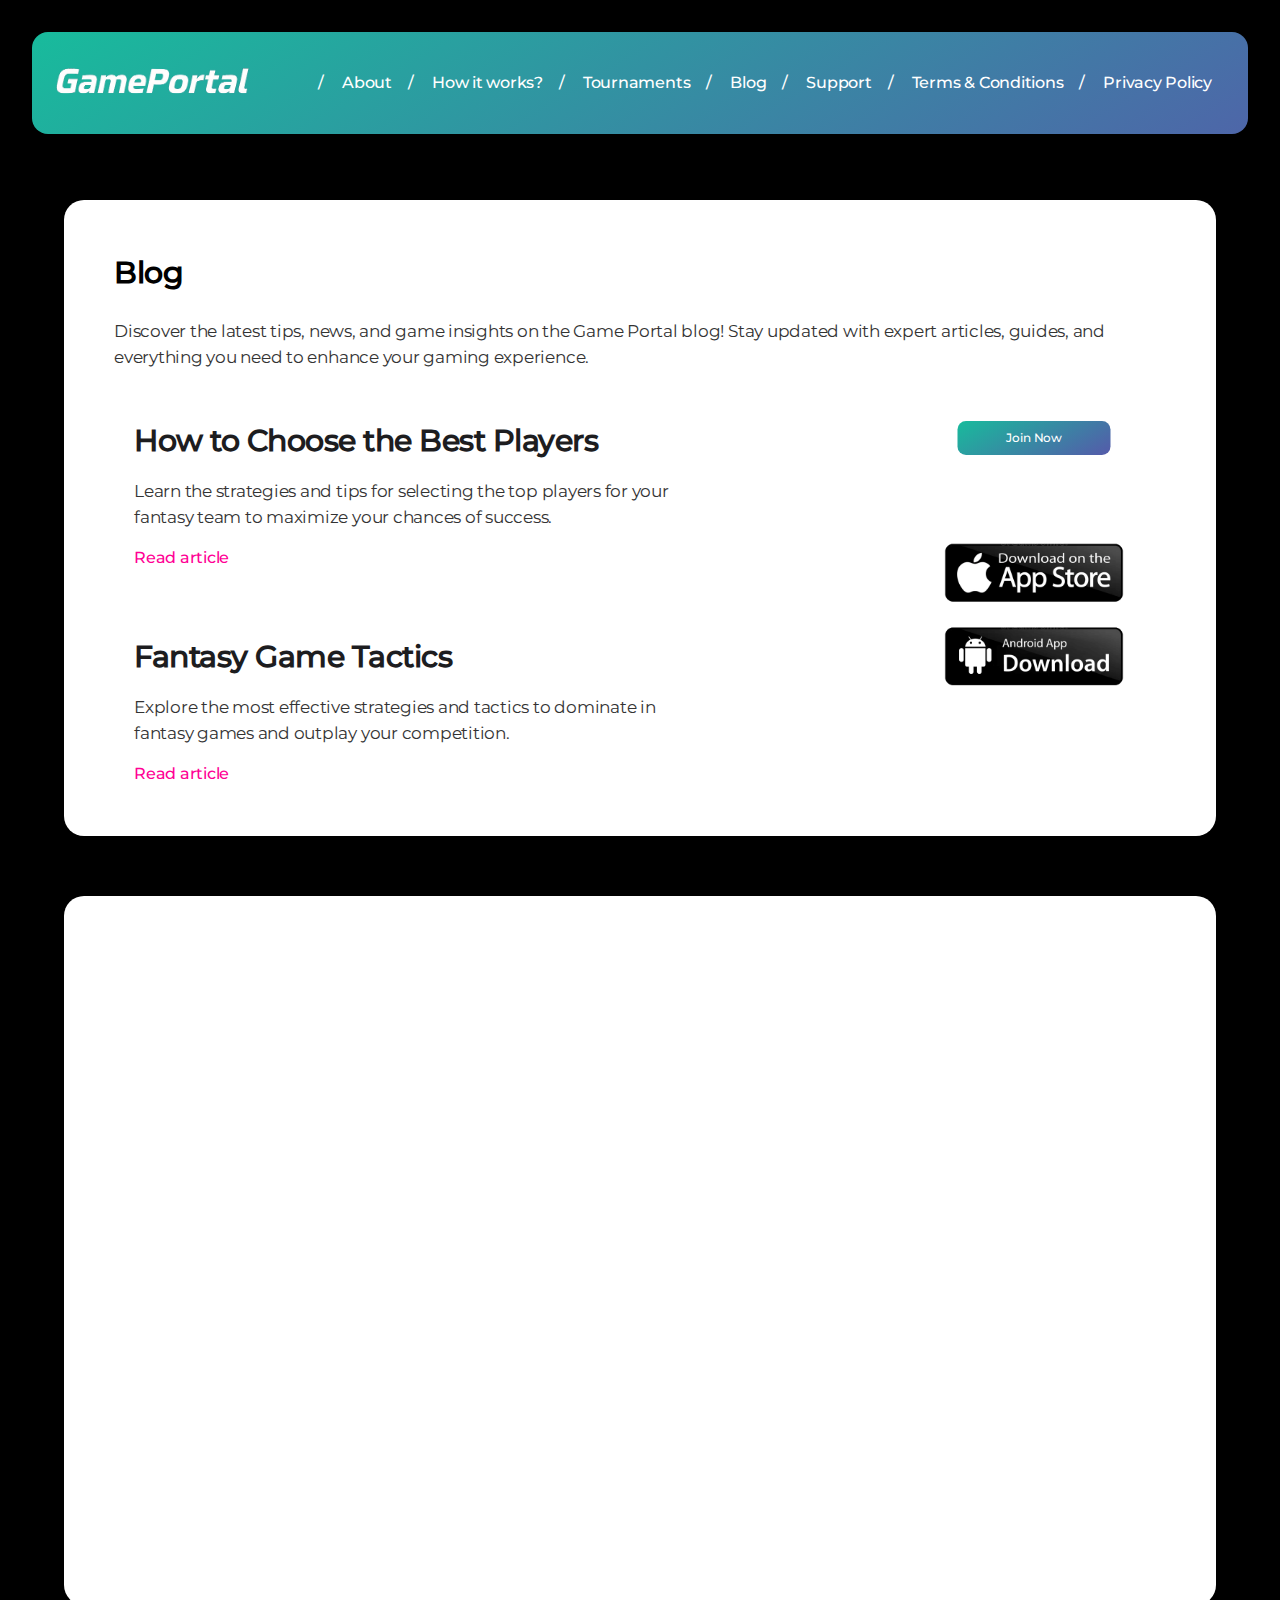
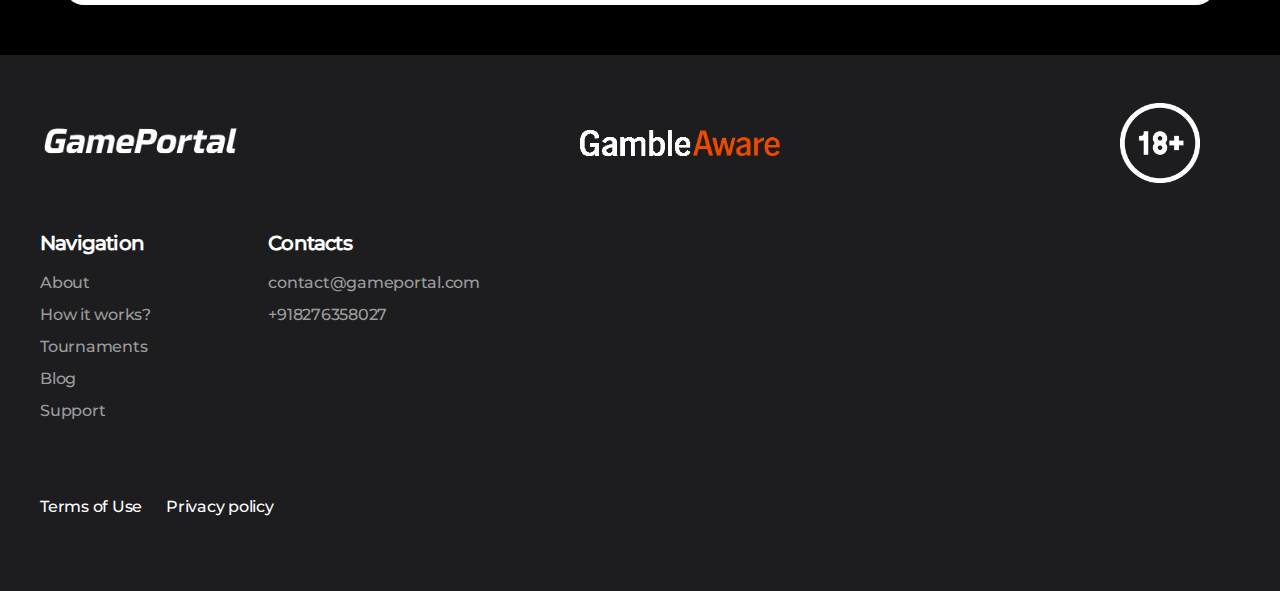
<file: blog.html>
<!DOCTYPE html>
<html lang="en" data-validate="html">
  <head>
    <meta charset="UTF-8" />
    <meta name="viewport" content="width=device-width, initial-scale=1.0" />
    <link rel="icon" type="image/png" href="images/favicon.png" />
    <title>Blog - GamePortal</title>
    <meta
      name="description"
      content="Stay updated with the latest gaming news, expert tips, and in-depth articles on GamePortal's blog. Explore trends, guides, and reviews!"
    />
    <link rel="stylesheet" href="styles/styles.css" />
  </head>

  <body>
    <div class="page-wrapper">
      <header class="navbar-wrapper">
        <div
          data-animation="default"
          data-collapse="medium"
          data-duration="400"
          data-easing="ease"
          data-easing2="ease"
          class="navbar w-nav"
        >
          <div class="row nav">
            <div class="nav-container">
              <a href="/" class="logotype w-nav-brand w--current"
                ><img
                  src="images/logo.png"
                  alt="Logotype"
                  class="contain-image"
              /></a>
              <nav class="nav-menu w-nav-menu">
                <div class="nav-start">
                  <div class="indent-xl">
                    <div class="lg-ahc">
                      <div class="nav-divider hide-md"><div>/</div></div>
                      <a href="about.html" class="nav-link w-nav-link">About</a>
                      <div class="nav-divider hide-md"><div>/</div></div>
                      <a href="work.html" class="nav-link label-m w-nav-link"
                        >How it works?</a
                      >
                      <div class="nav-divider hide-md">
                        <div>/</div>
                      </div>
                      <a
                        href="tournaments.html"
                        class="nav-link label-m w-nav-link"
                        >Tournaments</a
                      >
                      <div class="nav-divider hide-md">
                        <div>/</div>
                      </div>
                      <a href="blog.html" class="nav-link label-m w-nav-link"
                        >Blog</a
                      >
                      <div class="nav-divider hide-md">
                        <div>/</div>
                      </div>
                      <a href="support.html" class="nav-link label-m w-nav-link"
                        >Support</a
                      >
                      <div class="nav-divider hide-md"><div>/</div></div>
                      <a
                        href="terms-conditions.html"
                        class="nav-link label-m w-nav-link"
                        >Terms & Conditions
                      </a>
                      <div class="nav-divider hide-md"><div>/</div></div>
                      <a
                        href="privacy-policy.html"
                        class="nav-link label-m w-nav-link"
                        >Privacy Policy
                      </a>
                    </div>
                  </div>
                </div>
              </nav>
              <div
                class="menu-button w-nav-button"
                tabindex="0"
                aria-controls="w-nav-overlay-0"
                aria-haspopup="menu"
                aria-expanded="false"
              >
                <div class="hamburger-wrapper">
                  <div class="burger-line"></div>
                  <div class="burger-line"></div>
                  <div class="burger-line"></div>
                </div>
              </div>
            </div>
          </div>
          <div
            class="w-nav-overlay"
            data-wf-ignore=""
            id="w-nav-overlay-0"
          ></div>
        </div>
      </header>
      <main>
        <section class="section l overflow-show blog">
          <div class="wrapper">
            <div class="row g-stack-2xl">
              <div class="g-stack-xl animation">
                <h1 class="headline s tc-white-100 animation">Blog</h1>
                <div class="body-text-m tc-white-100 animation">
                  Discover the latest tips, news, and game insights on the Game
                  Portal blog! Stay updated with expert articles, guides, and
                  everything you need to enhance your gaming experience.
                </div>
              </div>
              <div class="col lg7 md6 mdl6 sm2">
                <div class="fill-100 w-dyn-list">
                  <div class="g-stack-3xl w-dyn-items">
                    <div class="w-dyn-item animation">
                      <div class="g-stack-l">
                        <div class="g-stack-s">
                          <h2 class="headline s animation">
                            How to Choose the Best Players
                          </h2>
                        </div>
                        <div class="body-text-m animation">
                          Learn the strategies and tips for selecting the top
                          players for your fantasy team to maximize your chances
                          of success.
                        </div>
                        <a href="best-players.html" class="link"
                          >Read article</a
                        >
                      </div>
                    </div>
                    <div class="w-dyn-item animation">
                      <div class="g-stack-l">
                        <div class="g-stack-s">
                          <h2 class="headline s animation">
                            Fantasy Game Tactics
                          </h2>
                        </div>
                        <div class="body-text-m animation">
                          Explore the most effective strategies and tactics to
                          dominate in fantasy games and outplay your
                          competition.
                        </div>
                        <a href="tactics.html" class="link">Read article</a>
                      </div>
                    </div>
                  </div>
                </div>
              </div>
              <div class="col lg2 display-lg"></div>
              <div class="col lg3 md6 mdl6 sm2">
                <div class="hero-link-container">
                  <a class="button primary-button" href="support.html#contacts"
                    >Join Now</a
                  >
                </div>
                <div class="button-app-container">
                  <a class="button apple-button" href="support.html#contacts"
                    ><img src="images/apple.png" alt="apple"
                  /></a>
                  <a class="button android-button" href="support.html#contacts"
                    ><img src="images/android.png" alt="android"
                  /></a>
                </div>
              </div>
            </div>
          </div>
        </section>
        <section class="section z">
          <div class="wrapper">
            <div class="fill-100 w-dyn-list">
              <div class="row g-stack-xl w-dyn-items">
                <div class="col lg4 md3 mdl6 sm2 w-dyn-item animation">
                  <div class="g-stack-xl">
                    <img
                      src="images/blog-2.jpg"
                      alt="How to Build Winning Fantasy Teams"
                      class="blog-post-cover"
                    />
                    <div class="g-stack-l">
                      <div class="g-stack-s">
                        <h2 class="headline s blog-title">
                          How to Build Winning Fantasy Teams
                        </h2>
                        <div class="body-text-m">
                          Learn the best strategies for building a powerful
                          fantasy team, including player selection, team
                          composition, and gameplay tips.
                        </div>
                      </div>
                      <a href="winning.html" class="link">Read article</a>
                    </div>
                  </div>
                </div>
                <div class="col lg4 md3 mdl6 sm2 w-dyn-item animation">
                  <div class="g-stack-xl">
                    <img
                      src="images/blog-1.jpg"
                      alt="The Ultimate Fantasy Game Strategy Guide"
                      class="blog-post-cover"
                    />
                    <div class="g-stack-l">
                      <div class="g-stack-s">
                        <h2 class="headline s blog-title">
                          The Ultimate Fantasy Game Strategy Guide
                        </h2>
                        <div class="body-text-m">
                          Discover the key strategies that can give you an edge
                          in fantasy games, from managing your roster to making
                          smart trades.
                        </div>
                      </div>
                      <a href="strategy.html" class="link">Read article</a>
                    </div>
                  </div>
                </div>
              </div>
            </div>
          </div>
        </section>
      </main>
      <footer class="section s bgc-grey">
        <div class="wrapper g-stack-2xl">
          <div class="row">
            <div class="col lg12 md6 mdl6 sm2">
              <div class="footer-wrapper fose03 footer-icon">
                <a href="/" class="logotype w-nav-brand w--current"
                  ><img
                    src="images/logo.png"
                    alt="Logotype"
                    class="contain-image"
                /></a>
                <a
                  href="https://www.gambleaware.org/ "
                  class="logotype w-nav-brand w--current"
                  ><img
                    src="images/game-icon.png"
                    alt="Logotype"
                    class="contain-image" /></a
                ><img
                  src="images/18+.png"
                  alt="Logotype"
                  class="contain-image limitation"
                />
              </div>
            </div>
          </div>
          <div class="row g-stack-xl">
            <div class="col lg3 md2 mdl2 sm1">
              <div class="g-stack-l">
                <h6 class="headline xxs tc-white-100">Navigation</h6>
                <div class="g-stack-s">
                  <a href="about.html" class="link pale w--current">About</a
                  ><a href="work.html" class="link pale">How it works?</a
                  ><a href="tournaments.html" class="link pale">Tournaments</a
                  ><a href="blog.html" class="link pale">Blog</a
                  ><a href="support.html" class="link pale">Support</a>
                </div>
              </div>
            </div>
            <div class="col lg3 md2 mdl2 sm1">
              <div class="g-stack-l">
                <h6 class="headline xxs tc-white-100">Сontacts</h6>
                <div class="g-stack-s">
                  <a class="link pale" href="mailto:contact@gameportal.com"
                    >contact@gameportal.com</a
                  ><a class="link pale" href="tel:+918276358027"
                    >+918276358027</a
                  >
                </div>
              </div>
            </div>
          </div>
          <div class="row vise-xl">
            <div class="col lg12 md6 mdl6 sm2">
              <div class="footer-wrapper fobl04t5">
                <div class="footer-links fobl04t5">
                  <a class="link light" href="terms-conditions.html"
                    >Terms of Use</a
                  >
                  <div class="tc-white-56">
                    <a class="link light" href="privacy-policy.html"
                      >Privacy policy</a
                    >
                  </div>
                </div>
              </div>
            </div>
          </div>
        </div>
      </footer>
    </div>
    <script type="module" src="js/main.js"></script>
  </body>
</html>
</file>
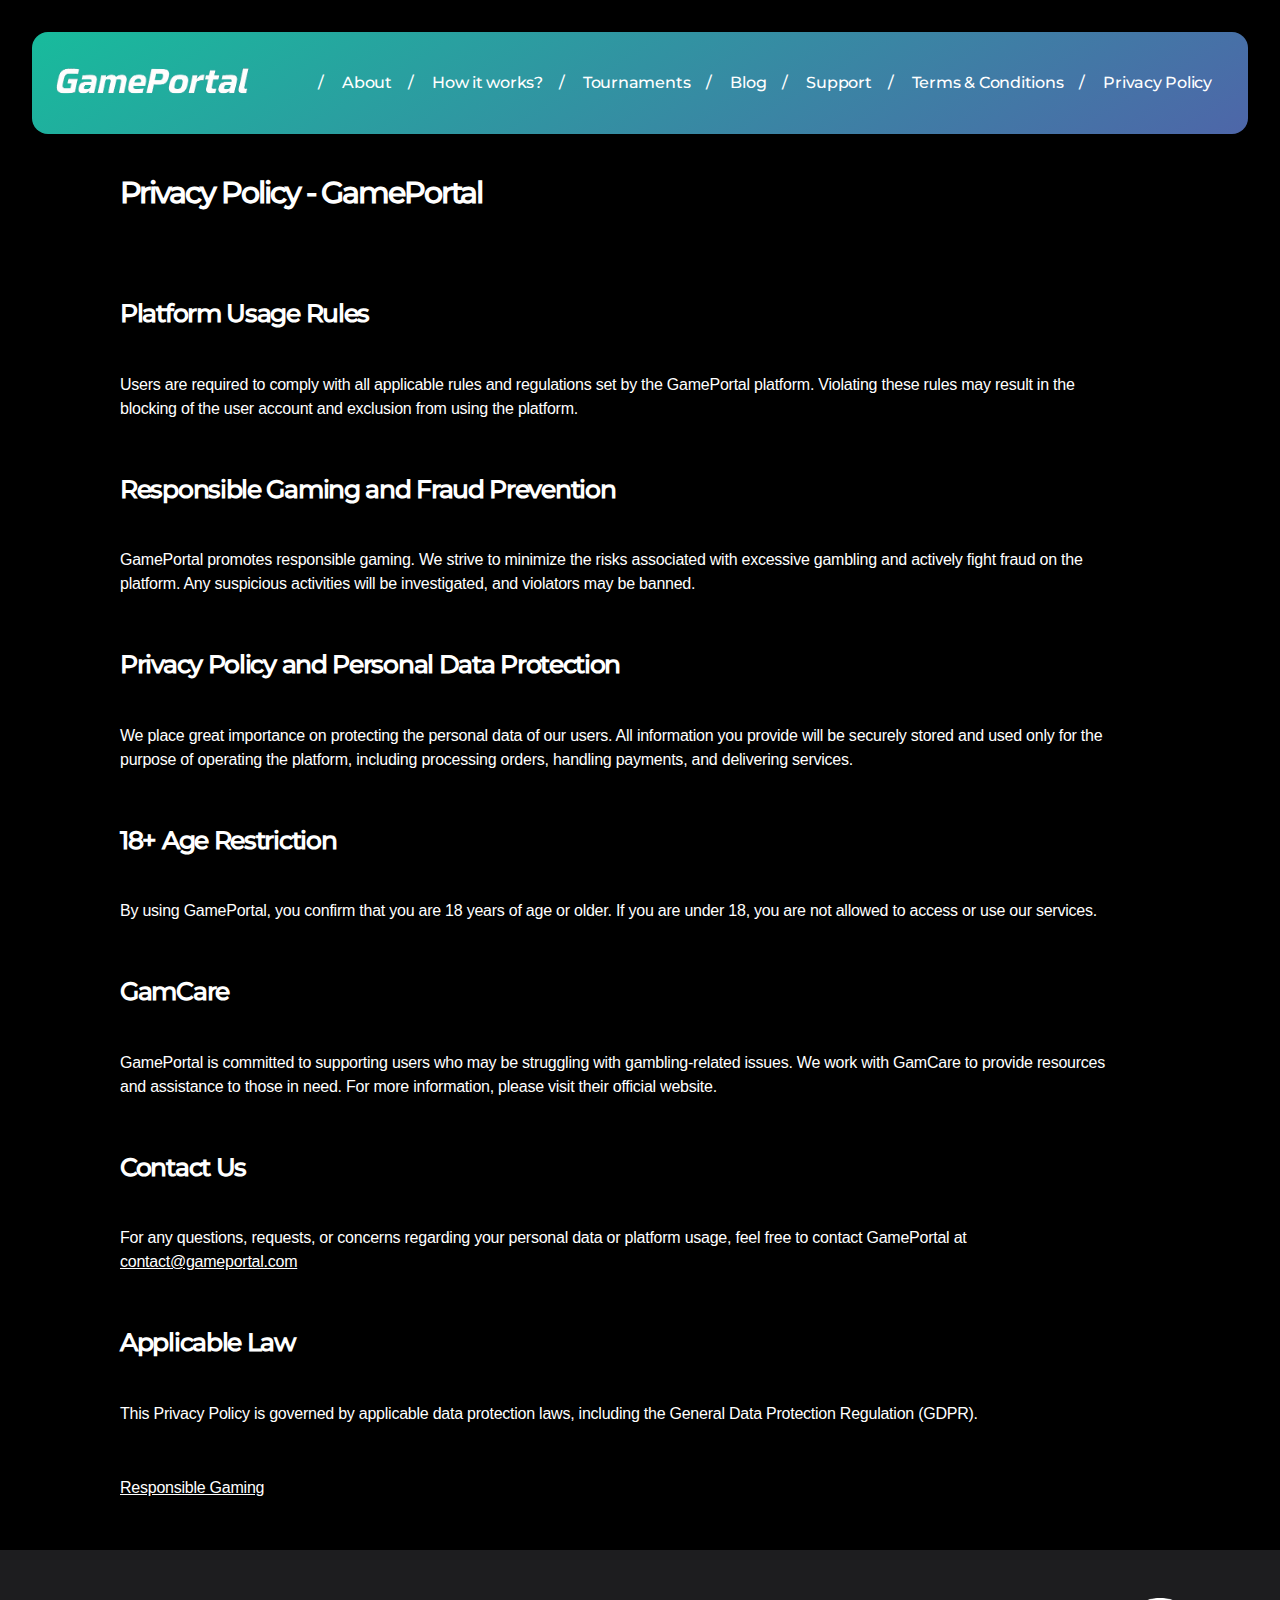
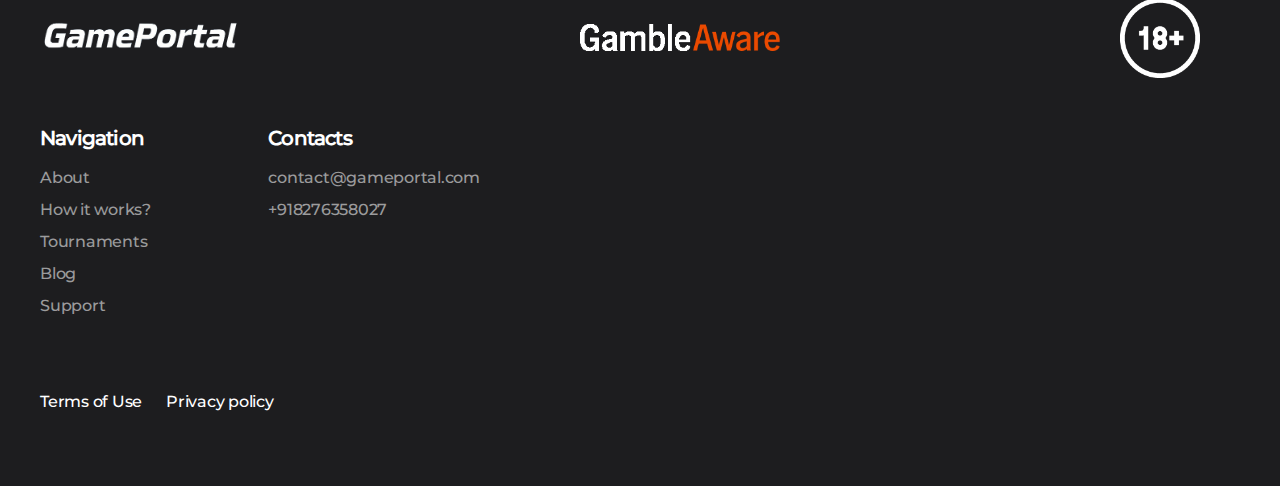
<file: privacy-policy.html>
<!DOCTYPE html>
<html lang="en" data-validate="html">
  <head>
    <meta charset="UTF-8" />
    <meta name="viewport" content="width=device-width, initial-scale=1.0" />
    <link rel="icon" type="image/png" href="images/favicon.png" />
    <title>Privacy Policy - GamePortal</title>
    <meta
      name="description"
      content="Read GamePortal's Privacy Policy to understand how we collect, use, and protect your data while ensuring a safe gaming experience."
    />
    <link rel="stylesheet" href="styles/styles.css" />
  </head>

  <body>
    <div class="page-wrapper">
      <header class="navbar-wrapper">
        <div
          data-animation="default"
          data-collapse="medium"
          data-duration="400"
          data-easing="ease"
          data-easing2="ease"
          class="navbar w-nav"
        >
          <div class="row nav">
            <div class="nav-container">
              <a href="/" class="logotype w-nav-brand w--current"
                ><img
                  src="images/logo.png"
                  alt="Logotype"
                  class="contain-image"
              /></a>
              <nav class="nav-menu w-nav-menu">
                <div class="nav-start">
                  <div class="indent-xl">
                    <div class="lg-ahc">
                      <div class="nav-divider hide-md"><div>/</div></div>
                      <a href="about.html" class="nav-link w-nav-link">About</a>
                      <div class="nav-divider hide-md"><div>/</div></div>
                      <a href="work.html" class="nav-link label-m w-nav-link"
                        >How it works?</a
                      >
                      <div class="nav-divider hide-md">
                        <div>/</div>
                      </div>
                      <a
                        href="tournaments.html"
                        class="nav-link label-m w-nav-link"
                        >Tournaments</a
                      >
                      <div class="nav-divider hide-md">
                        <div>/</div>
                      </div>
                      <a href="blog.html" class="nav-link label-m w-nav-link"
                        >Blog</a
                      >
                      <div class="nav-divider hide-md">
                        <div>/</div>
                      </div>
                      <a href="support.html" class="nav-link label-m w-nav-link"
                        >Support</a
                      >
                      <div class="nav-divider hide-md"><div>/</div></div>
                      <a
                        href="terms-conditions.html"
                        class="nav-link label-m w-nav-link"
                        >Terms & Conditions
                      </a>
                      <div class="nav-divider hide-md"><div>/</div></div>
                      <a
                        href="privacy-policy.html"
                        class="nav-link label-m w-nav-link"
                        >Privacy Policy
                      </a>
                    </div>
                  </div>
                </div>
              </nav>
              <div
                class="menu-button w-nav-button"
                tabindex="0"
                aria-controls="w-nav-overlay-0"
                aria-haspopup="menu"
                aria-expanded="false"
              >
                <div class="hamburger-wrapper">
                  <div class="burger-line"></div>
                  <div class="burger-line"></div>
                  <div class="burger-line"></div>
                </div>
              </div>
            </div>
          </div>
          <div
            class="w-nav-overlay"
            data-wf-ignore=""
            id="w-nav-overlay-0"
          ></div>
        </div>
      </header>

      <main>
        <div class="dop-style animation">
          <h1>Privacy Policy - GamePortal</h1>

          <div>
            <h2>Platform Usage Rules</h2>
            <p>
              Users are required to comply with all applicable rules and
              regulations set by the GamePortal platform. Violating these rules
              may result in the blocking of the user account and exclusion from
              using the platform.
            </p>
          </div>

          <div>
            <h2>Responsible Gaming and Fraud Prevention</h2>
            <p>
              GamePortal promotes responsible gaming. We strive to minimize the
              risks associated with excessive gambling and actively fight fraud
              on the platform. Any suspicious activities will be investigated,
              and violators may be banned.
            </p>
          </div>

          <div>
            <h2>Privacy Policy and Personal Data Protection</h2>
            <p>
              We place great importance on protecting the personal data of our
              users. All information you provide will be securely stored and
              used only for the purpose of operating the platform, including
              processing orders, handling payments, and delivering services.
            </p>
          </div>

          <div>
            <h2>18+ Age Restriction</h2>
            <p>
              By using GamePortal, you confirm that you are 18 years of age or
              older. If you are under 18, you are not allowed to access or use
              our services.
            </p>
          </div>

          <div>
            <h2>GamCare</h2>
            <p>
              GamePortal is committed to supporting users who may be struggling
              with gambling-related issues. We work with GamCare to provide
              resources and assistance to those in need. For more information,
              please visit their official website.
            </p>
          </div>

          <div>
            <h2>Contact Us</h2>
            <p>
              For any questions, requests, or concerns regarding your personal
              data or platform usage, feel free to contact GamePortal at
              <a class="mail-link" href="mailto:contact@gameportal.com"
                >contact@gameportal.com</a
              >
            </p>
          </div>

          <div>
            <h2>Applicable Law</h2>
            <p>
              This Privacy Policy is governed by applicable data protection
              laws, including the General Data Protection Regulation (GDPR).
            </p>
          </div>
          <a class="mail-link" href="support.html">Responsible Gaming </a>
        </div>
      </main>

      <footer class="section s bgc-grey">
        <div class="wrapper g-stack-2xl">
          <div class="row">
            <div class="col lg12 md6 mdl6 sm2">
              <div class="footer-wrapper fose03 footer-icon">
                <a href="/" class="logotype w-nav-brand w--current"
                  ><img
                    src="images/logo.png"
                    alt="Logotype"
                    class="contain-image"
                /></a>
                <a
                  href="https://www.gambleaware.org/"
                  class="logotype w-nav-brand w--current"
                  ><img
                    src="images/game-icon.png"
                    alt="Logotype"
                    class="contain-image" /></a
                ><img
                  src="images/18+.png"
                  alt="Logotype"
                  class="contain-image limitation"
                />
              </div>
            </div>
          </div>
          <div class="row g-stack-xl">
            <div class="col lg3 md2 mdl2 sm1">
              <div class="g-stack-l">
                <h6 class="headline xxs tc-white-100">Navigation</h6>
                <div class="g-stack-s">
                  <a href="about.html" class="link pale w--current">About</a
                  ><a href="work.html" class="link pale">How it works?</a
                  ><a href="tournaments.html" class="link pale">Tournaments</a
                  ><a href="blog.html" class="link pale">Blog</a
                  ><a href="support.html" class="link pale">Support</a>
                </div>
              </div>
            </div>
            <div class="col lg3 md2 mdl2 sm1">
              <div class="g-stack-l">
                <h6 class="headline xxs tc-white-100">Сontacts</h6>
                <div class="g-stack-s">
                  <a class="link pale" href="mailto:contact@gameportal.com"
                    >contact@gameportal.com</a
                  ><a class="link pale" href="tel:+918276358027"
                    >+918276358027</a
                  >
                </div>
              </div>
            </div>
          </div>
          <div class="row vise-xl">
            <div class="col lg12 md6 mdl6 sm2">
              <div class="footer-wrapper fobl04t5">
                <div class="footer-links fobl04t5">
                  <a class="link light" href="terms-conditions.html"
                    >Terms of Use</a
                  >
                  <div class="tc-white-56">
                    <a class="link light" href="privacy-policy.html"
                      >Privacy policy</a
                    >
                  </div>
                </div>
              </div>
            </div>
          </div>
        </div>
      </footer>
    </div>
    <script type="module" src="js/main.js"></script>
  </body>
</html>
</file>
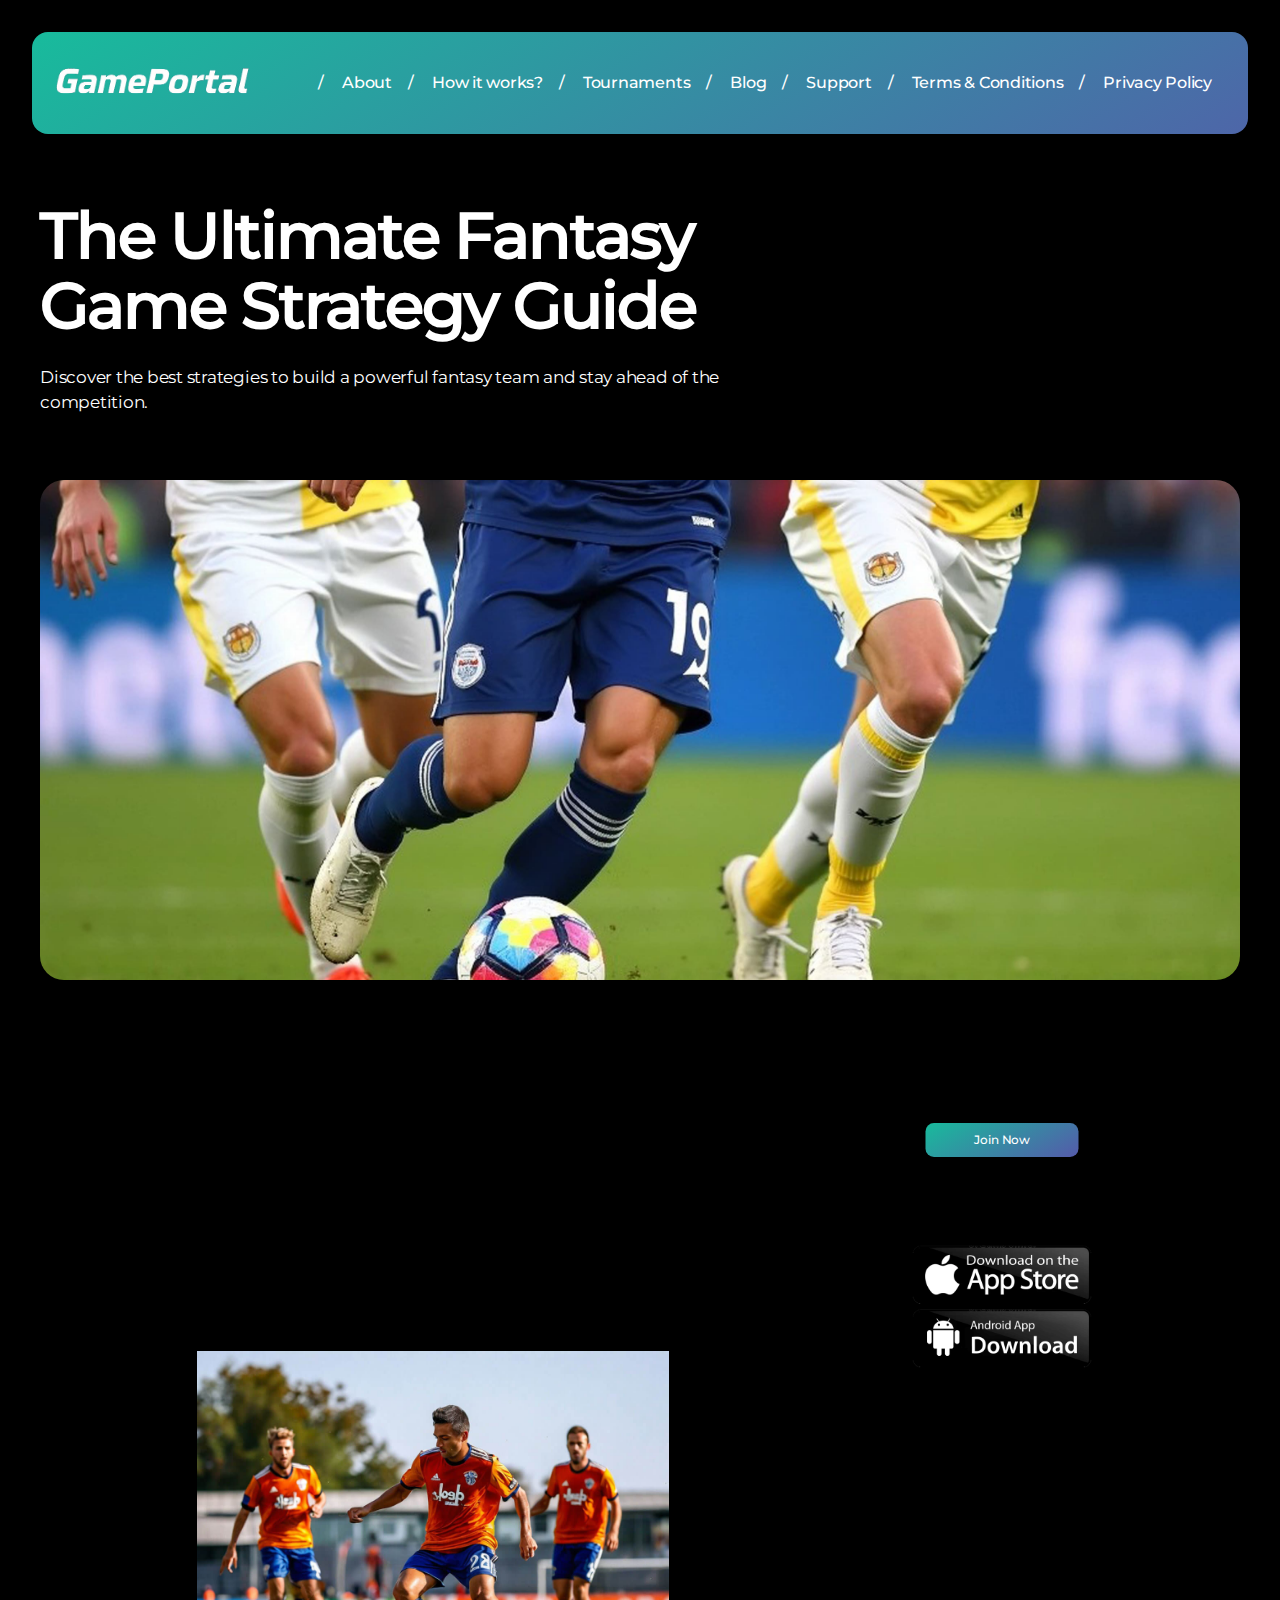
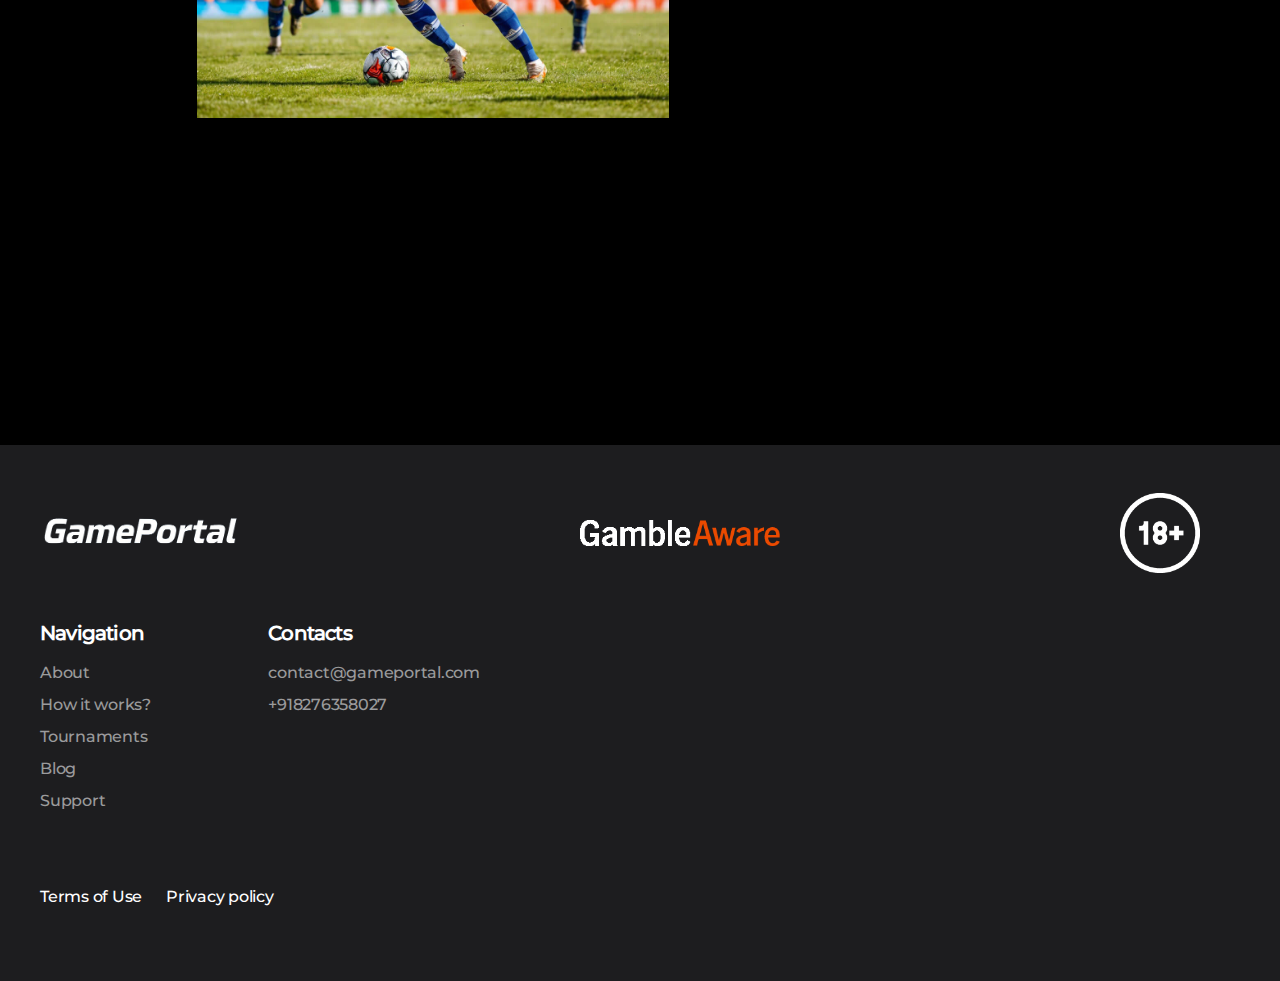
<file: strategy.html>
<!DOCTYPE html>
<html lang="en" data-validate="html">
  <head>
    <meta charset="UTF-8" />
    <meta name="viewport" content="width=device-width, initial-scale=1.0" />
    <link rel="icon" type="image/png" href="images/favicon.png" />
    <title>The Ultimate Fantasy Game Strategy Guide - GamePortal</title>
    <meta
      name="description"
      content="Master your fantasy game with our ultimate strategy guide! Discover expert tips, winning tactics, and team-building secrets on GamePortal."
    />
    <link rel="stylesheet" href="styles/styles.css" />
  </head>

  <body>
    <div class="page-wrapper">
      <header class="navbar-wrapper">
        <div
          data-animation="default"
          data-collapse="medium"
          data-duration="400"
          data-easing="ease"
          data-easing2="ease"
          class="navbar w-nav"
        >
          <div class="row nav">
            <div class="nav-container">
              <a href="/" class="logotype w-nav-brand w--current"
                ><img
                  src="images/logo.png"
                  alt="Logotype"
                  class="contain-image"
              /></a>
              <nav class="nav-menu w-nav-menu">
                <div class="nav-start">
                  <div class="indent-xl">
                    <div class="lg-ahc">
                      <div class="nav-divider hide-md"><div>/</div></div>
                      <a href="about.html" class="nav-link w-nav-link">About</a>
                      <div class="nav-divider hide-md"><div>/</div></div>
                      <a href="work.html" class="nav-link label-m w-nav-link"
                        >How it works?</a
                      >
                      <div class="nav-divider hide-md">
                        <div>/</div>
                      </div>
                      <a
                        href="tournaments.html"
                        class="nav-link label-m w-nav-link"
                        >Tournaments</a
                      >
                      <div class="nav-divider hide-md">
                        <div>/</div>
                      </div>
                      <a href="blog.html" class="nav-link label-m w-nav-link"
                        >Blog</a
                      >
                      <div class="nav-divider hide-md">
                        <div>/</div>
                      </div>
                      <a href="support.html" class="nav-link label-m w-nav-link"
                        >Support</a
                      >
                      <div class="nav-divider hide-md"><div>/</div></div>
                      <a
                        href="terms-conditions.html"
                        class="nav-link label-m w-nav-link"
                        >Terms & Conditions
                      </a>
                      <div class="nav-divider hide-md"><div>/</div></div>
                      <a
                        href="privacy-policy.html"
                        class="nav-link label-m w-nav-link"
                        >Privacy Policy
                      </a>
                    </div>
                  </div>
                </div>
              </nav>
              <div
                class="menu-button w-nav-button"
                tabindex="0"
                aria-controls="w-nav-overlay-0"
                aria-haspopup="menu"
                aria-expanded="false"
              >
                <div class="hamburger-wrapper">
                  <div class="burger-line"></div>
                  <div class="burger-line"></div>
                  <div class="burger-line"></div>
                </div>
              </div>
            </div>
          </div>
          <div
            class="w-nav-overlay"
            data-wf-ignore=""
            id="w-nav-overlay-0"
          ></div>
        </div>
      </header>
      <main>
        <section class="section article">
          <div class="wrapper g-stack-3xl">
            <div class="row">
              <div class="col lg8 md6 mdl6 sm2">
                <div class="g-stack-xl">
                  <h1 class="headline l animation">
                    The Ultimate Fantasy Game Strategy Guide
                  </h1>
                  <div class="body-text-m animation">
                    Discover the best strategies to build a powerful fantasy
                    team and stay ahead of the competition.
                  </div>
                </div>
              </div>
            </div>
            <div class="row">
              <div class="col lg12 md6 mdl6 sm2">
                <img
                  src="images/strategy.jpg"
                  alt="The Ultimate Fantasy Game Strategy Guide"
                  class="article-cover"
                />
              </div>
            </div>
          </div>
        </section>
        <section class="section l overflow-show">
          <div class="wrapper">
            <div class="row">
              <div class="col lg8 md6 mdl6 sm2">
                <div class="w-richtext">
                  <h2 class="animation">
                    <strong>Key Strategies for Fantasy Success</strong>
                  </h2>
                  <p class="article-text animation">
                    Success in fantasy games requires preparation, knowledge,
                    and adaptability. Choosing the right players, analyzing
                    matchups, and making smart decisions will help you create a
                    competitive team.
                  </p>
                  <p class="article-text animation">
                    Focus on selecting a balanced team with a mix of consistent
                    performers and high-potential players. Staying updated on
                    player performances and team news can give you an edge.
                  </p>
                  <figure
                    class="w-richtext-align-center w-richtext-figure-type-image"
                  >
                    <div>
                      <img
                        src="images/blog-1.jpg"
                        alt="The Ultimate Fantasy Game Strategy Guide"
                      />
                    </div>
                  </figure>
                  <ul class="article-text animation">
                    <li>
                      Analyze player statistics and trends before making
                      selections.
                    </li>
                    <li>Stay informed about injuries and lineup changes.</li>
                    <li>
                      Adapt your strategy throughout the season for the best
                      results.
                    </li>
                  </ul>
                  <p class="article-text animation">
                    “Winning in fantasy games is about making informed choices
                    and adjusting to new challenges.”
                  </p>
                  <h2 class="article-text animation">
                    <strong>Final Thoughts</strong>
                  </h2>
                  <p class="article-text animation">
                    A successful fantasy strategy requires patience, research,
                    and quick decision-making. Keep learning, adapt your
                    approach, and enjoy the experience of managing your own
                    team.
                  </p>
                </div>
              </div>
              <div class="col lg3 md6 mdl6 sm2">
                <div class="hero-link-container">
                  <a class="button primary-button" href="support.html#contacts"
                    >Join Now</a
                  >
                </div>
                <div class="button-app-container">
                  <a class="button apple-button" href="support.html#contacts"
                    ><img src="images/apple.png" alt="apple"
                  /></a>
                  <a class="button android-button" href="support.html#contacts"
                    ><img src="images/android.png" alt="android"
                  /></a>
                </div>
              </div>
            </div>
          </div>
        </section>
      </main>
      <footer class="section s bgc-grey">
        <div class="wrapper g-stack-2xl">
          <div class="row">
            <div class="col lg12 md6 mdl6 sm2">
              <div class="footer-wrapper fose03 footer-icon">
                <a href="/" class="logotype w-nav-brand w--current"
                  ><img
                    src="images/logo.png"
                    alt="Logotype"
                    class="contain-image"
                /></a>
                <a
                  href="https://www.gambleaware.org/"
                  class="logotype w-nav-brand w--current"
                  ><img
                    src="images/game-icon.png"
                    alt="Logotype"
                    class="contain-image" /></a
                ><img
                  src="images/18+.png"
                  alt="Logotype"
                  class="contain-image limitation"
                />
              </div>
            </div>
          </div>
          <div class="row g-stack-xl">
            <div class="col lg3 md2 mdl2 sm1">
              <div class="g-stack-l">
                <h6 class="headline xxs tc-white-100">Navigation</h6>
                <div class="g-stack-s">
                  <a href="about.html" class="link pale w--current">About</a
                  ><a href="work.html" class="link pale">How it works?</a
                  ><a href="tournaments.html" class="link pale">Tournaments</a
                  ><a href="blog.html" class="link pale">Blog</a
                  ><a href="support.html" class="link pale">Support</a>
                </div>
              </div>
            </div>
            <div class="col lg3 md2 mdl2 sm1">
              <div class="g-stack-l">
                <h6 class="headline xxs tc-white-100">Сontacts</h6>
                <div class="g-stack-s">
                  <a class="link pale" href="mailto:contact@gameportal.com"
                    >contact@gameportal.com</a
                  ><a class="link pale" href="tel:+918276358027"
                    >+918276358027</a
                  >
                </div>
              </div>
            </div>
          </div>
          <div class="row vise-xl">
            <div class="col lg12 md6 mdl6 sm2">
              <div class="footer-wrapper fobl04t5">
                <div class="footer-links fobl04t5">
                  <a class="link light" href="terms-conditions.html"
                    >Terms of Use</a
                  >
                  <div class="tc-white-56">
                    <a class="link light" href="privacy-policy.html"
                      >Privacy policy</a
                    >
                  </div>
                </div>
              </div>
            </div>
          </div>
        </div>
      </footer>
    </div>
    <script type="module" src="js/main.js"></script>
  </body>
</html>
</file>
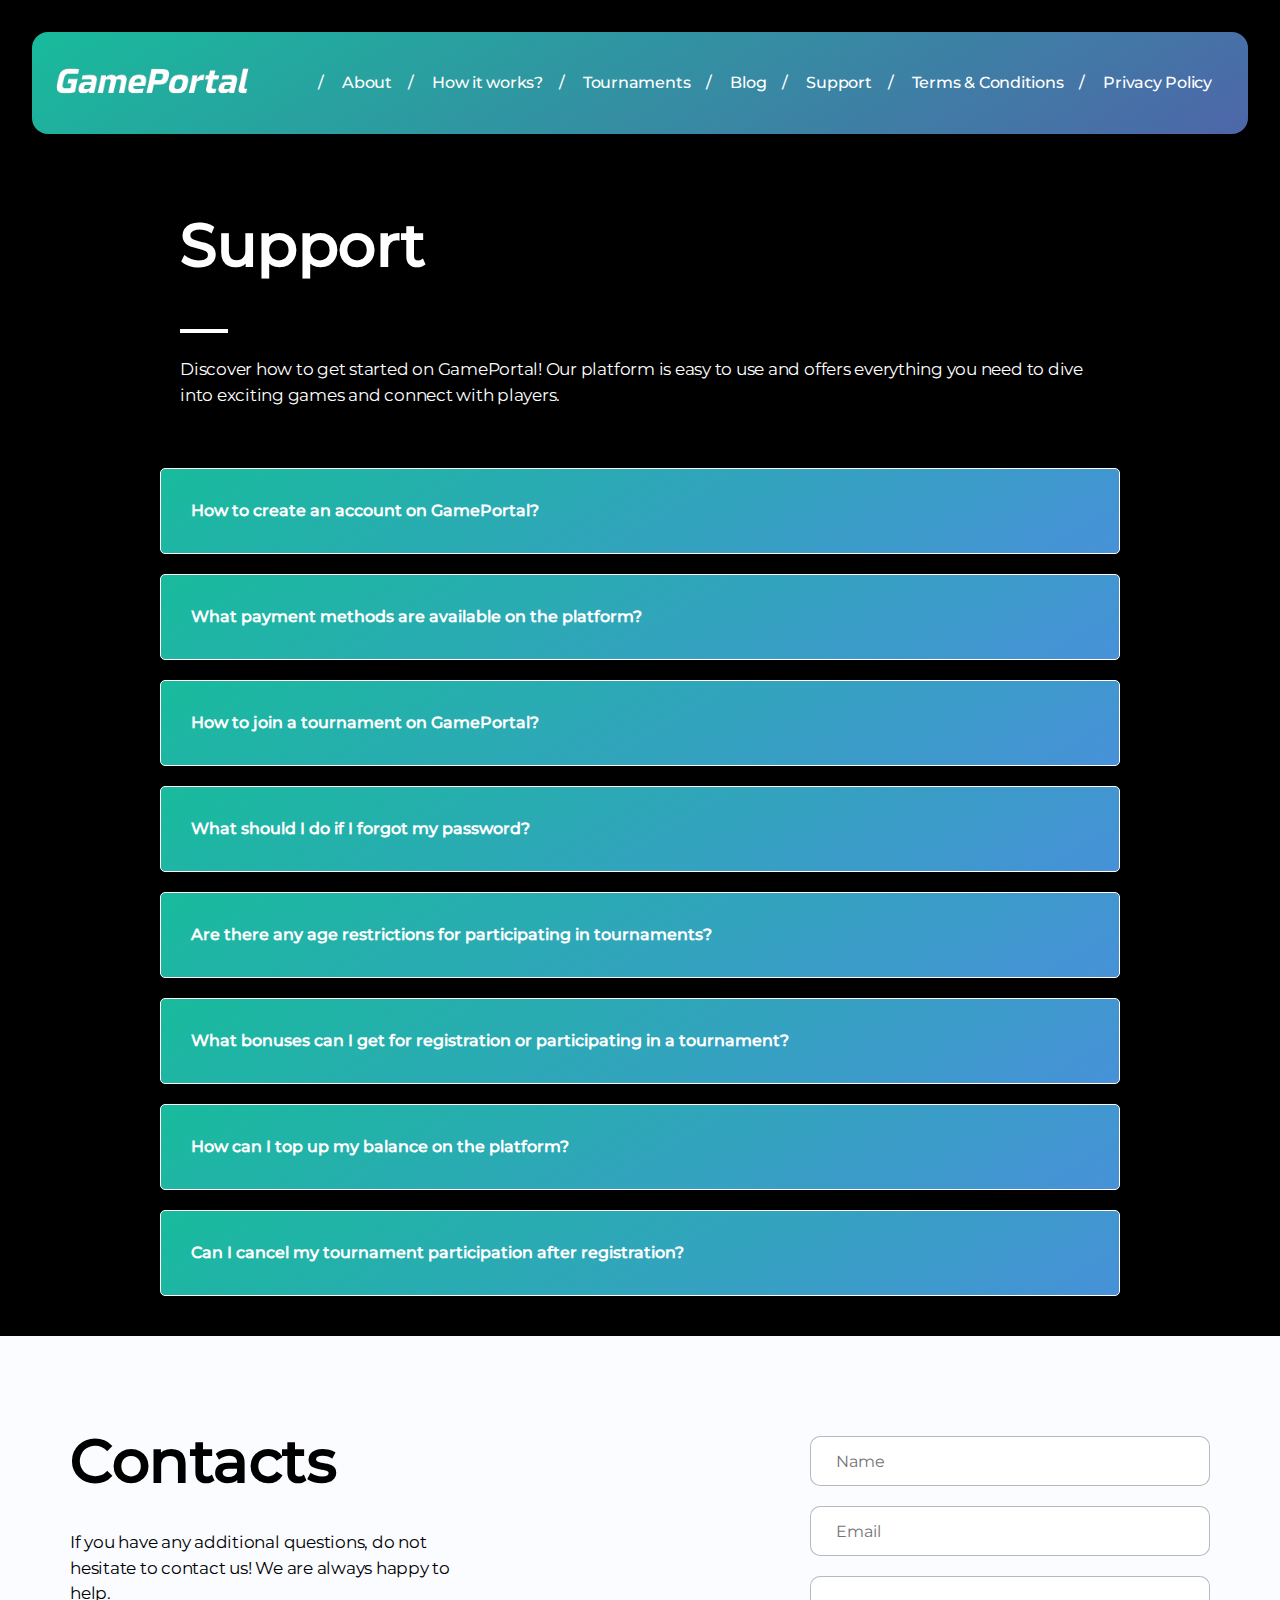
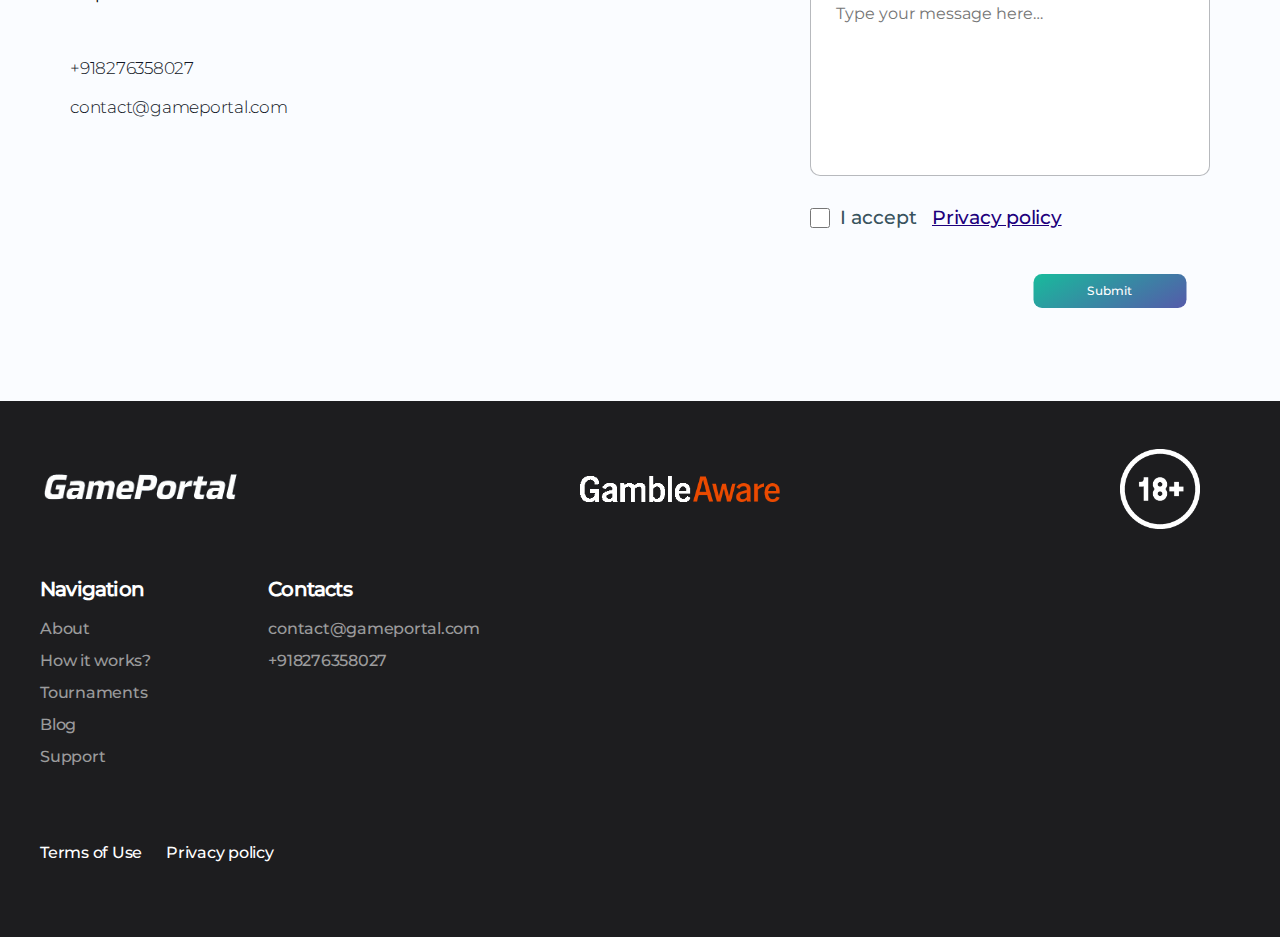
<file: support.html>
<!DOCTYPE html>
<html lang="en" data-validate="html">
  <head>
    <meta charset="UTF-8" />
    <meta name="viewport" content="width=device-width, initial-scale=1.0" />
    <link rel="icon" type="image/png" href="images/favicon.png" />
    <title>Support - GamePortal</title>
    <meta
      name="description"
      content="Need help? Visit GamePortal Support for assistance with your account, troubleshooting, and FAQs. We're here to help you enjoy your gaming experience!"
    />
    <link rel="stylesheet" href="styles/styles.css" />
  </head>

  <body>
    <div class="page-wrapper">
      <header class="navbar-wrapper">
        <div
          data-animation="default"
          data-collapse="medium"
          data-duration="400"
          data-easing="ease"
          data-easing2="ease"
          class="navbar w-nav"
        >
          <div class="row nav">
            <div class="nav-container">
              <a href="/" class="logotype w-nav-brand w--current"
                ><img
                  src="images/logo.png"
                  alt="Logotype"
                  class="contain-image"
              /></a>
              <nav class="nav-menu w-nav-menu">
                <div class="nav-start">
                  <div class="indent-xl">
                    <div class="lg-ahc">
                      <div class="nav-divider hide-md"><div>/</div></div>
                      <a href="about.html" class="nav-link w-nav-link">About</a>
                      <div class="nav-divider hide-md"><div>/</div></div>
                      <a href="work.html" class="nav-link label-m w-nav-link"
                        >How it works?</a
                      >
                      <div class="nav-divider hide-md">
                        <div>/</div>
                      </div>
                      <a
                        href="tournaments.html"
                        class="nav-link label-m w-nav-link"
                        >Tournaments</a
                      >
                      <div class="nav-divider hide-md">
                        <div>/</div>
                      </div>
                      <a href="blog.html" class="nav-link label-m w-nav-link"
                        >Blog</a
                      >
                      <div class="nav-divider hide-md">
                        <div>/</div>
                      </div>
                      <a href="support.html" class="nav-link label-m w-nav-link"
                        >Support</a
                      >
                      <div class="nav-divider hide-md"><div>/</div></div>
                      <a
                        href="terms-conditions.html"
                        class="nav-link label-m w-nav-link"
                        >Terms & Conditions
                      </a>
                      <div class="nav-divider hide-md"><div>/</div></div>
                      <a
                        href="privacy-policy.html"
                        class="nav-link label-m w-nav-link"
                        >Privacy Policy
                      </a>
                    </div>
                  </div>
                </div>
              </nav>
              <div
                class="menu-button w-nav-button"
                tabindex="0"
                aria-controls="w-nav-overlay-0"
                aria-haspopup="menu"
                aria-expanded="false"
              >
                <div class="hamburger-wrapper">
                  <div class="burger-line"></div>
                  <div class="burger-line"></div>
                  <div class="burger-line"></div>
                </div>
              </div>
            </div>
          </div>
          <div
            class="w-nav-overlay"
            data-wf-ignore=""
            id="w-nav-overlay-0"
          ></div>
        </div>
      </header>
      <main>
        <section id="faq" class="section l faq">
          <div class="wrapper">
            <div class="col lg4 md3 mdl6 sm2 avc">
              <div class="g-stack-xl">
                <h1 class="headline s tc-white-100 animation">Support</h1>
                <div class="decoration"></div>
                <div class="body-text-m tc-white-100 animation">
                  Discover how to get started on GamePortal! Our platform is
                  easy to use and offers everything you need to dive into
                  exciting games and connect with players.
                </div>
              </div>
            </div>
            <div class="g-stack-3xl animation">
              <div class="faq-item">
                <button class="faq-question">
                  How to create an account on GamePortal?
                </button>
                <div class="faq-answer" id="answer-0">
                  To create an account, click on the "Sign Up" button on the
                  homepage and provide your basic information. Follow the steps
                  to complete the registration process.
                </div>
              </div>
              <div class="faq-item">
                <button class="faq-question">
                  What payment methods are available on the platform?
                </button>
                <div class="faq-answer" id="answer-1">
                  We support a variety of payment methods including credit/debit
                  cards, PayPal, and other secure payment options.
                </div>
              </div>
              <div class="faq-item">
                <button class="faq-question">
                  How to join a tournament on GamePortal?
                </button>
                <div class="faq-answer" id="answer-2">
                  Simply visit the tournaments section, choose the one you wish
                  to join, and click on the "Join" button. Follow the prompts to
                  complete your registration.
                </div>
              </div>
              <div class="faq-item">
                <button class="faq-question">
                  What should I do if I forgot my password?
                </button>
                <div class="faq-answer" id="answer-3">
                  If you forgot your password, click on the "Forgot Password"
                  link on the login page and follow the instructions to reset
                  your password via email.
                </div>
              </div>
              <div class="faq-item">
                <button class="faq-question">
                  Are there any age restrictions for participating in
                  tournaments?
                </button>
                <div class="faq-answer" id="answer-4">
                  Yes, participants must be over the age of 18 to enter most
                  tournaments. Age restrictions may vary depending on the
                  specific tournament.
                </div>
              </div>
              <div class="faq-item">
                <button class="faq-question">
                  What bonuses can I get for registration or participating in a
                  tournament?
                </button>
                <div class="faq-answer" id="answer-5">
                  New users may receive welcome bonuses, and there are often
                  special rewards for tournament participation, such as points,
                  badges, or exclusive access to events.
                </div>
              </div>
              <div class="faq-item">
                <button class="faq-question">
                  How can I top up my balance on the platform?
                </button>
                <div class="faq-answer" id="answer-6">
                  You can top up your balance through the payment methods listed
                  on the platform, such as credit/debit cards and PayPal.
                </div>
              </div>
              <div class="faq-item">
                <button class="faq-question">
                  Can I cancel my tournament participation after registration?
                </button>
                <div class="faq-answer" id="answer-7">
                  Once registered, you can cancel your participation, but
                  depending on the tournament, there may be time limits or
                  conditions for withdrawal.
                </div>
              </div>
            </div>
          </div>
        </section>
        <section class="contacts" name="contacts-block" id="contacts">
          <div class="contacts__wrapper">
            <div class="contacts__container">
              <div class="g-stack-xl">
                <h2 class="headline s tc-white-100">Contacts</h2>
                <div class="body-text-m tc-white-100">
                  If you have any additional questions, do not hesitate to
                  contact us! We are always happy to help.
                </div>
              </div>

              <ul class="contacts__list contact-content">
                <li class="contact-content__item">
                  <h3 class="visually-hidden">Phone</h3>
                  <a
                    class="contact-content__info contact-content__info-tel"
                    href="tel:+918276358027"
                    >+918276358027</a
                  >
                </li>
                <li class="contact-content__item">
                  <h3 class="visually-hidden">Email</h3>
                  <a
                    class="contact-content__info contact-content__info-mail"
                    href="mailto:contact@gameportal.com"
                    >contact@gameportal.com</a
                  >
                </li>
              </ul>
            </div>

            <form
              class="contacts__form form"
              action="thanks_form.php"
              method="post"
            >
              <ul class="form__list">
                <li class="form__item">
                  <label class="visually-hidden" for="name">Name</label>
                  <input
                    class="form__input"
                    type="text"
                    id="name"
                    name="name"
                    placeholder="Name"
                    required
                  />
                </li>
                <li class="form__item">
                  <label class="visually-hidden" for="phone">Email</label>
                  <input
                    class="form__input"
                    type="email"
                    name="email"
                    placeholder="Email"
                    required
                  />
                </li>
                <li class="form__item form__item-textarea">
                  <label class="visually-hidden" for="comment">Message</label>
                  <textarea
                    class="form__input"
                    id="comment"
                    name="comment"
                    placeholder="Type your message here…"
                  ></textarea>
                </li>
                <li class="form__item">
                  <input
                    class="form__checkbox"
                    type="checkbox"
                    id="agreement"
                    name="privacy"
                    value="on"
                    required
                  />
                  <label class="form__agreement" for="agreement"
                    >I accept
                    <a href="privacy-policy.html">Privacy policy</a></label
                  >
                </li>
              </ul>
              <button class="button primary-button form__button" type="submit">
                Submit
              </button>
            </form>
          </div>
        </section>
      </main>
      <footer class="section s bgc-grey">
        <div class="wrapper g-stack-2xl">
          <div class="row">
            <div class="col lg12 md6 mdl6 sm2">
              <div class="footer-wrapper fose03 footer-icon">
                <a href="/" class="logotype w-nav-brand w--current"
                  ><img
                    src="images/logo.png"
                    alt="Logotype"
                    class="contain-image"
                /></a>
                <a
                  href="https://www.gambleaware.org/"
                  class="logotype w-nav-brand w--current"
                  ><img
                    src="images/game-icon.png"
                    alt="Logotype"
                    class="contain-image" /></a
                ><img
                  src="images/18+.png"
                  alt="Logotype"
                  class="contain-image limitation"
                />
              </div>
            </div>
          </div>
          <div class="row g-stack-xl">
            <div class="col lg3 md2 mdl2 sm1">
              <div class="g-stack-l">
                <h6 class="headline xxs tc-white-100">Navigation</h6>
                <div class="g-stack-s">
                  <a href="about.html" class="link pale w--current">About</a
                  ><a href="work.html" class="link pale">How it works?</a
                  ><a href="tournaments.html" class="link pale">Tournaments</a
                  ><a href="blog.html" class="link pale">Blog</a
                  ><a href="support.html" class="link pale">Support</a>
                </div>
              </div>
            </div>
            <div class="col lg3 md2 mdl2 sm1">
              <div class="g-stack-l">
                <h6 class="headline xxs tc-white-100">Сontacts</h6>
                <div class="g-stack-s">
                  <a class="link pale" href="mailto:contact@gameportal.com"
                    >contact@gameportal.com</a
                  ><a class="link pale" href="tel:+918276358027"
                    >+918276358027</a
                  >
                </div>
              </div>
            </div>
          </div>
          <div class="row vise-xl">
            <div class="col lg12 md6 mdl6 sm2">
              <div class="footer-wrapper fobl04t5">
                <div class="footer-links fobl04t5">
                  <a class="link light" href="terms-conditions.html"
                    >Terms of Use</a
                  >
                  <div class="tc-white-56">
                    <a class="link light" href="privacy-policy.html"
                      >Privacy policy</a
                    >
                  </div>
                </div>
              </div>
            </div>
          </div>
        </div>
      </footer>
    </div>
    <script type="module" src="js/main.js"></script>
  </body>
</html>
</file>
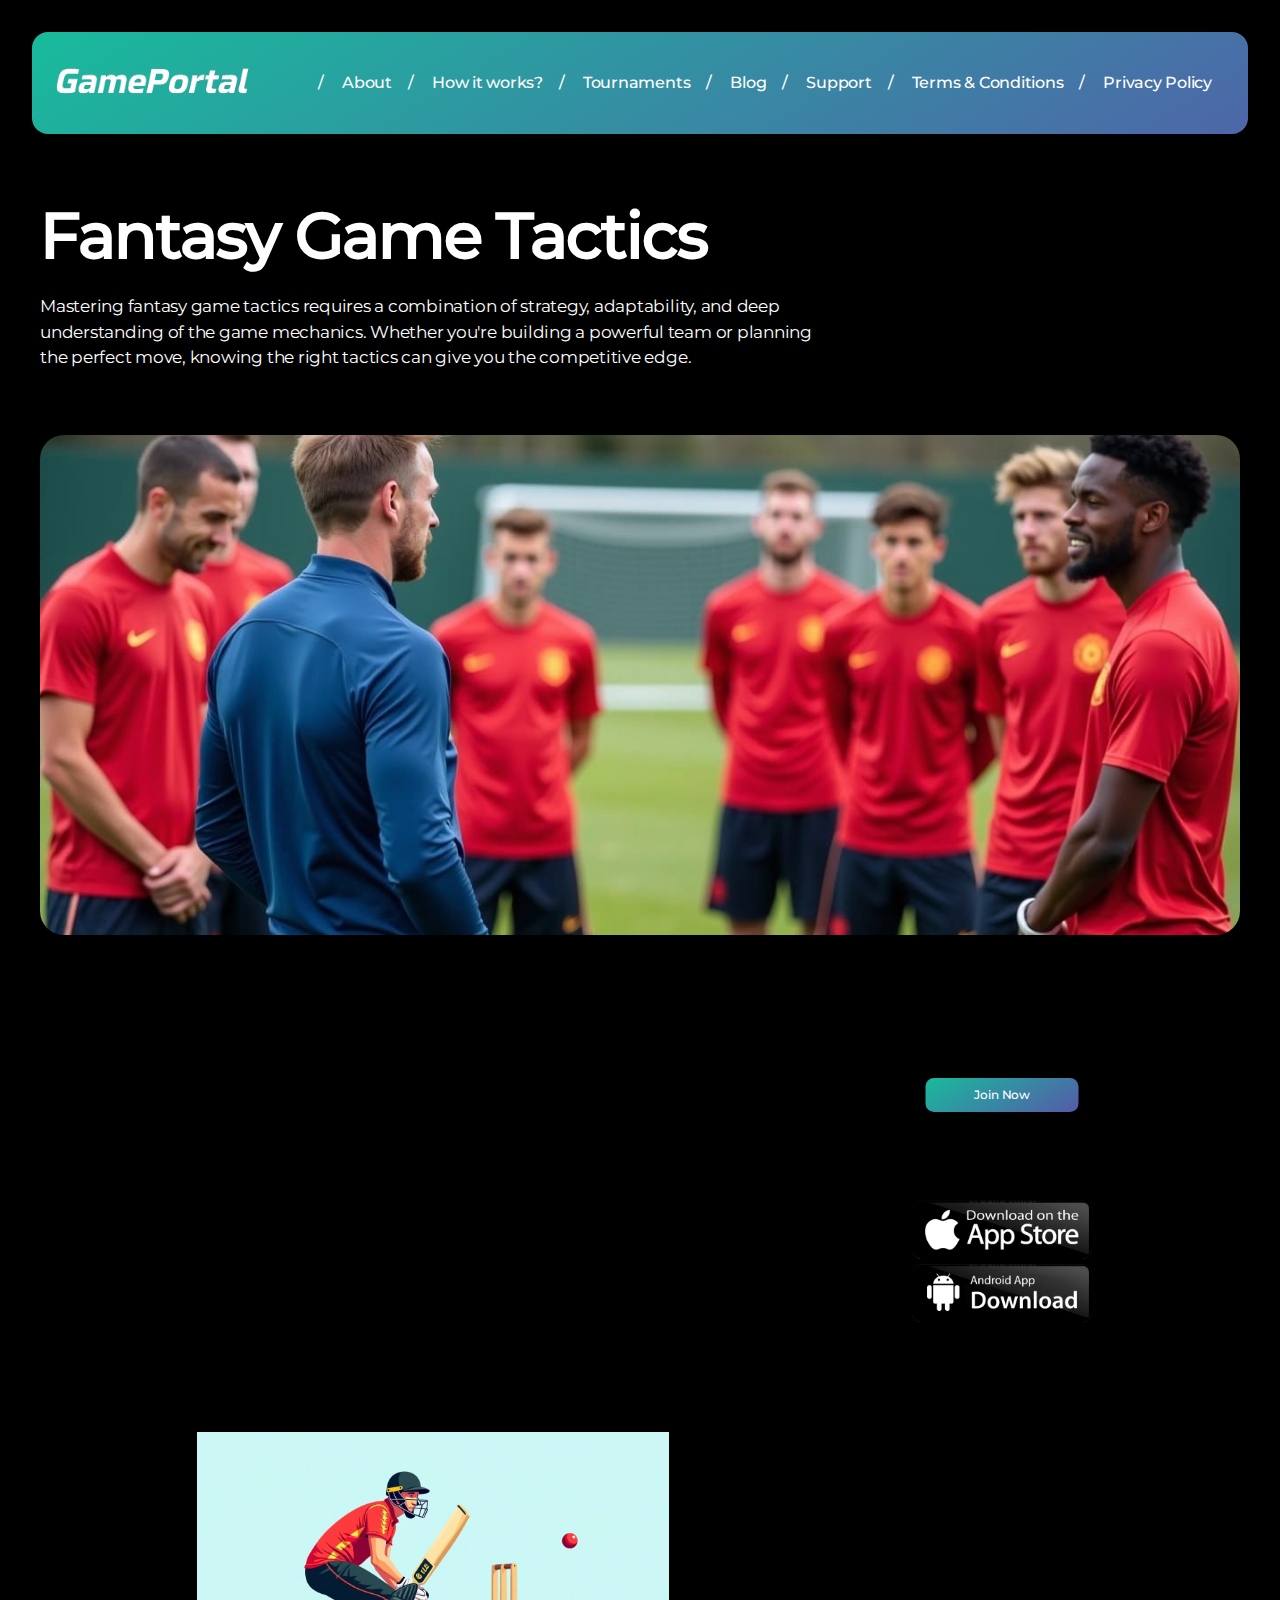
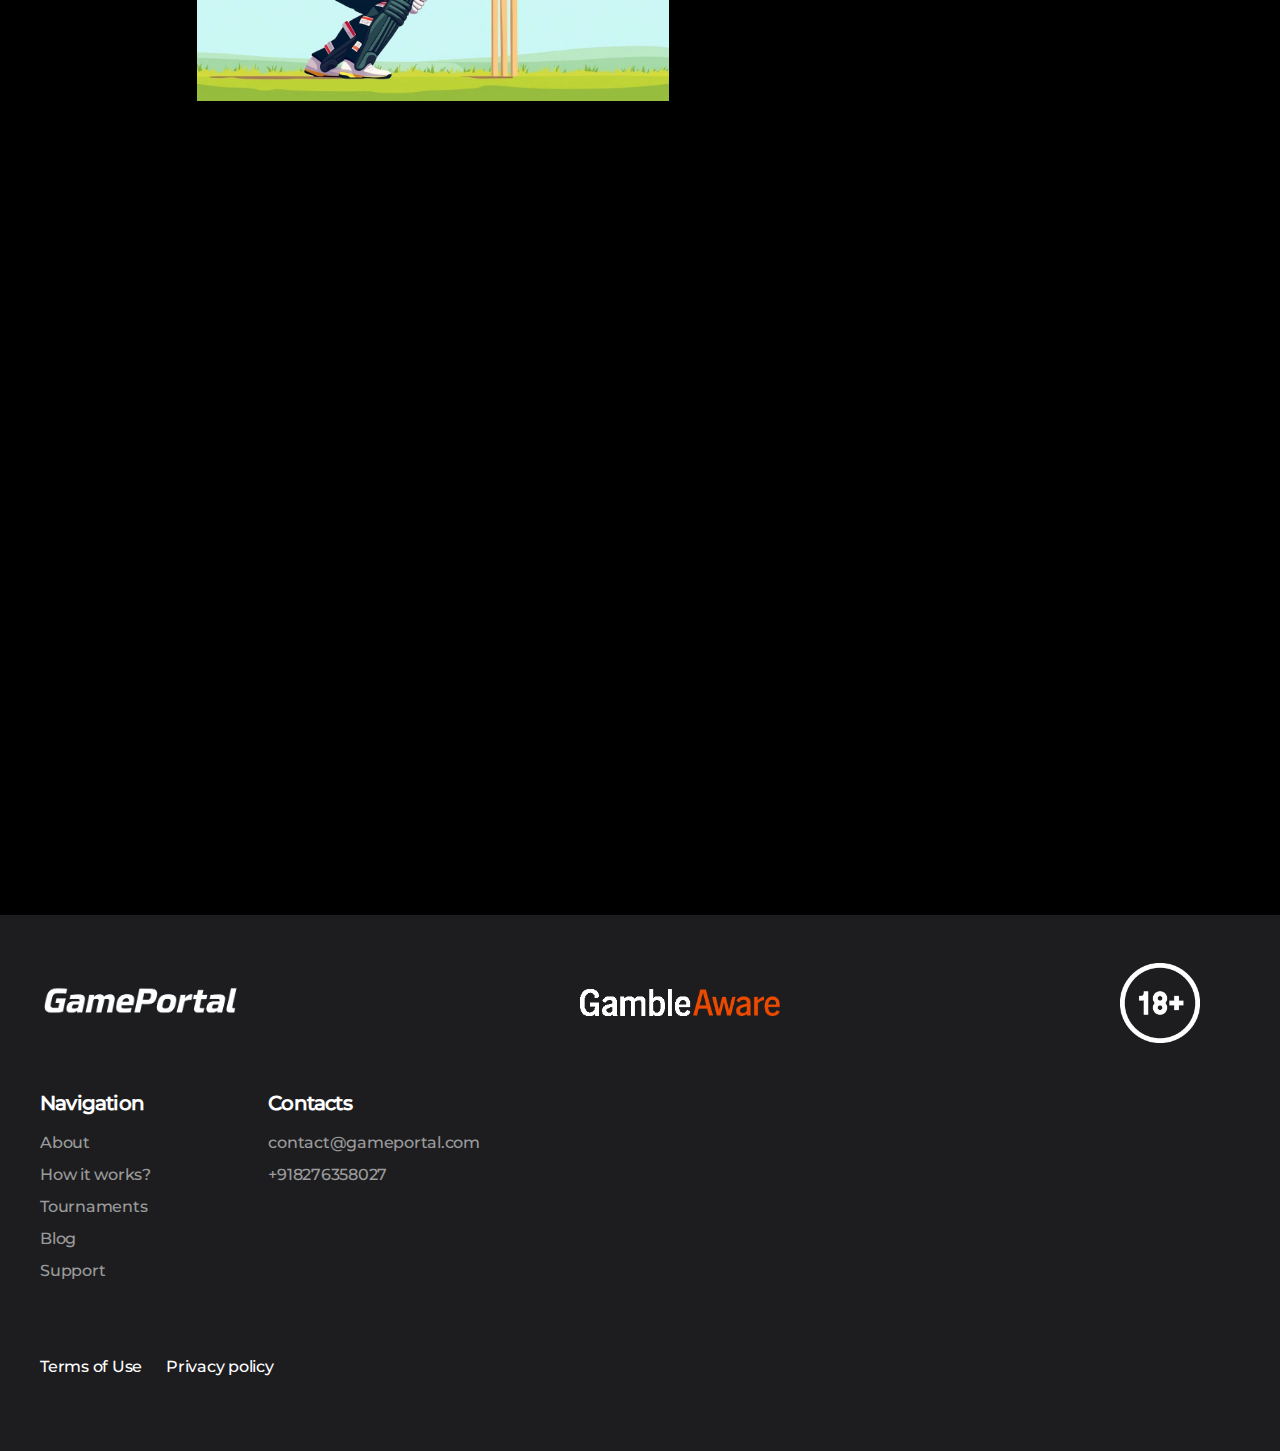
<file: tactics.html>
<!DOCTYPE html>
<html lang="en" data-validate="html">
  <head>
    <meta charset="UTF-8" />
    <meta name="viewport" content="width=device-width, initial-scale=1.0" />
    <link rel="icon" type="image/png" href="images/favicon.png" />
    <title>Fantasy Game Tactics - GamePortal</title>
    <meta
      name="description"
      content="Unlock the best fantasy game tactics with our expert guide. Learn how to build powerful teams, master strategies, and win big in your favorite games."
    />
    <link rel="stylesheet" href="styles/styles.css" />
  </head>

  <body>
    <div class="page-wrapper">
      <header class="navbar-wrapper">
        <div
          data-animation="default"
          data-collapse="medium"
          data-duration="400"
          data-easing="ease"
          data-easing2="ease"
          class="navbar w-nav"
        >
          <div class="row nav">
            <div class="nav-container">
              <a href="/" class="logotype w-nav-brand w--current"
                ><img
                  src="images/logo.png"
                  alt="Logotype"
                  class="contain-image"
              /></a>
              <nav class="nav-menu w-nav-menu">
                <div class="nav-start">
                  <div class="indent-xl">
                    <div class="lg-ahc">
                      <div class="nav-divider hide-md"><div>/</div></div>
                      <a href="about.html" class="nav-link w-nav-link">About</a>
                      <div class="nav-divider hide-md"><div>/</div></div>
                      <a href="work.html" class="nav-link label-m w-nav-link"
                        >How it works?</a
                      >
                      <div class="nav-divider hide-md">
                        <div>/</div>
                      </div>
                      <a
                        href="tournaments.html"
                        class="nav-link label-m w-nav-link"
                        >Tournaments</a
                      >
                      <div class="nav-divider hide-md">
                        <div>/</div>
                      </div>
                      <a href="blog.html" class="nav-link label-m w-nav-link"
                        >Blog</a
                      >
                      <div class="nav-divider hide-md">
                        <div>/</div>
                      </div>
                      <a href="support.html" class="nav-link label-m w-nav-link"
                        >Support</a
                      >
                      <div class="nav-divider hide-md"><div>/</div></div>
                      <a
                        href="terms-conditions.html"
                        class="nav-link label-m w-nav-link"
                        >Terms & Conditions
                      </a>
                      <div class="nav-divider hide-md"><div>/</div></div>
                      <a
                        href="privacy-policy.html"
                        class="nav-link label-m w-nav-link"
                        >Privacy Policy
                      </a>
                    </div>
                  </div>
                </div>
              </nav>
              <div
                class="menu-button w-nav-button"
                tabindex="0"
                aria-controls="w-nav-overlay-0"
                aria-haspopup="menu"
                aria-expanded="false"
              >
                <div class="hamburger-wrapper">
                  <div class="burger-line"></div>
                  <div class="burger-line"></div>
                  <div class="burger-line"></div>
                </div>
              </div>
            </div>
          </div>
          <div
            class="w-nav-overlay"
            data-wf-ignore=""
            id="w-nav-overlay-0"
          ></div>
        </div>
      </header>
      <main>
        <section class="section article">
          <div class="wrapper g-stack-3xl">
            <div class="row">
              <div class="col lg8 md6 mdl6 sm2">
                <div class="g-stack-xl">
                  <h1 class="headline l animation">Fantasy Game Tactics</h1>
                  <div class="body-text-m animation">
                    Mastering fantasy game tactics requires a combination of
                    strategy, adaptability, and deep understanding of the game
                    mechanics. Whether you're building a powerful team or
                    planning the perfect move, knowing the right tactics can
                    give you the competitive edge.
                  </div>
                </div>
              </div>
            </div>
            <div class="row">
              <div class="col lg12 md6 mdl6 sm2">
                <img
                  src="images/tactics-1.jpg"
                  alt="Fantasy Game Strategy"
                  class="article-cover"
                />
              </div>
            </div>
          </div>
        </section>

        <section class="section l overflow-show">
          <div class="wrapper">
            <div class="row">
              <div class="col lg8 md6 mdl6 sm2">
                <div class="w-richtext">
                  <h2 class="article-text animation">
                    <strong>Core Strategies in Fantasy Games</strong>
                  </h2>
                  <p class="article-text animation">
                    To dominate in fantasy games, you need to implement
                    effective strategies. Here are some fundamental tactics to
                    enhance your gameplay:
                  </p>
                  <ul class="article-text animation">
                    <li>
                      <strong>Team Composition:</strong> Building a balanced
                      team is essential. Ensure your team has a mix of
                      offensive, defensive, and support units to handle various
                      challenges.
                    </li>
                    <li>
                      <strong>Resource Management:</strong> Knowing when to
                      spend resources and when to conserve them can make or
                      break your strategy. Prioritize key upgrades and avoid
                      unnecessary expenditures.
                    </li>
                    <li>
                      <strong>Adaptability:</strong> No strategy is perfect.
                      Adjust your tactics based on your opponent’s moves and
                      in-game events.
                    </li>
                    <li>
                      <strong>Understanding Game Mechanics:</strong> Learn the
                      strengths and weaknesses of different characters, items,
                      and abilities. A deep knowledge of mechanics can help you
                      make better decisions.
                    </li>
                  </ul>

                  <figure
                    class="w-richtext-align-center w-richtext-figure-type-image"
                  >
                    <div>
                      <img
                        src="images/tactic-2.jpg"
                        alt="Fantasy Game Tactics"
                      />
                    </div>
                  </figure>

                  <h2 class="article-text animation">
                    <strong>Common Mistakes to Avoid</strong>
                  </h2>
                  <p class="article-text animation">
                    Even skilled players can make critical mistakes. Avoid these
                    common pitfalls to improve your performance:
                  </p>
                  <ul class="article-text animation">
                    <li>
                      <strong>Ignoring Synergy:</strong> A team of strong
                      individual characters doesn’t always mean victory. Ensure
                      your units complement each other.
                    </li>
                    <li>
                      <strong>Overlooking Enemy Patterns:</strong> Pay attention
                      to how your opponents play. Recognizing patterns can give
                      you an advantage in countering their strategies.
                    </li>
                    <li>
                      <strong>Poor Positioning:</strong> The right placement of
                      units or characters can turn the tide of battle. Keep your
                      key players protected and maximize their effectiveness.
                    </li>
                  </ul>

                  <h2 class="article-text animation">
                    <strong>Advanced Tactics for Competitive Play</strong>
                  </h2>
                  <p class="article-text animation">
                    If you’re looking to take your skills to the next level,
                    consider these advanced tactics:
                  </p>
                  <ul class="article-text animation">
                    <li>
                      <strong>Mind Games:</strong> Baiting opponents into making
                      mistakes can give you a crucial advantage.
                    </li>
                    <li>
                      <strong>Predictive Strategy:</strong> Anticipating your
                      opponent’s moves allows you to plan effective
                      counter-strategies.
                    </li>
                    <li>
                      <strong>Risk vs. Reward Analysis:</strong> Every action
                      has consequences. Weigh the risks before making a bold
                      move.
                    </li>
                  </ul>

                  <h2 class="article-text animation">
                    <strong>Final Thoughts</strong>
                  </h2>
                  <p class="article-text animation">
                    Becoming a master of fantasy game tactics requires practice,
                    patience, and a willingness to learn from every match. Keep
                    refining your strategy, stay adaptable, and never
                    underestimate the power of teamwork.
                  </p>
                  <p class="article-text animation">
                    Want to stay ahead of the competition?
                    <strong>Join us for expert tips and strategies!</strong>
                  </p>
                </div>
              </div>
              <div class="col lg3 md6 mdl6 sm2">
                <div class="hero-link-container">
                  <a class="button primary-button" href="support.html#contacts"
                    >Join Now</a
                  >
                </div>
                <div class="button-app-container">
                  <a class="button apple-button" href="support.html#contacts"
                    ><img src="images/apple.png" alt="apple"
                  /></a>
                  <a class="button android-button" href="support.html#contacts"
                    ><img src="images/android.png" alt="android"
                  /></a>
                </div>
              </div>
            </div>
          </div>
        </section>
      </main>
      <footer class="section s bgc-grey">
        <div class="wrapper g-stack-2xl">
          <div class="row">
            <div class="col lg12 md6 mdl6 sm2">
              <div class="footer-wrapper fose03 footer-icon">
                <a href="/" class="logotype w-nav-brand w--current"
                  ><img
                    src="images/logo.png"
                    alt="Logotype"
                    class="contain-image"
                /></a>
                <a
                  href="https://www.gambleaware.org/"
                  class="logotype w-nav-brand w--current"
                  ><img
                    src="images/game-icon.png"
                    alt="Logotype"
                    class="contain-image" /></a
                ><img
                  src="images/18+.png"
                  alt="Logotype"
                  class="contain-image limitation"
                />
              </div>
            </div>
          </div>
          <div class="row g-stack-xl">
            <div class="col lg3 md2 mdl2 sm1">
              <div class="g-stack-l">
                <h6 class="headline xxs tc-white-100">Navigation</h6>
                <div class="g-stack-s">
                  <a href="about.html" class="link pale w--current">About</a
                  ><a href="work.html" class="link pale">How it works?</a
                  ><a href="tournaments.html" class="link pale">Tournaments</a
                  ><a href="blog.html" class="link pale">Blog</a
                  ><a href="support.html" class="link pale">Support</a>
                </div>
              </div>
            </div>
            <div class="col lg3 md2 mdl2 sm1">
              <div class="g-stack-l">
                <h6 class="headline xxs tc-white-100">Сontacts</h6>
                <div class="g-stack-s">
                  <a class="link pale" href="mailto:contact@gameportal.com"
                    >contact@gameportal.com</a
                  ><a class="link pale" href="tel:+918276358027"
                    >+918276358027</a
                  >
                </div>
              </div>
            </div>
          </div>
          <div class="row vise-xl">
            <div class="col lg12 md6 mdl6 sm2">
              <div class="footer-wrapper fobl04t5">
                <div class="footer-links fobl04t5">
                  <a class="link light" href="terms-conditions.html"
                    >Terms of Use</a
                  >
                  <div class="tc-white-56">
                    <a class="link light" href="privacy-policy.html"
                      >Privacy policy</a
                    >
                  </div>
                </div>
              </div>
            </div>
          </div>
        </div>
      </footer>
    </div>
    <script type="module" src="js/main.js"></script>
  </body>
</html>
</file>
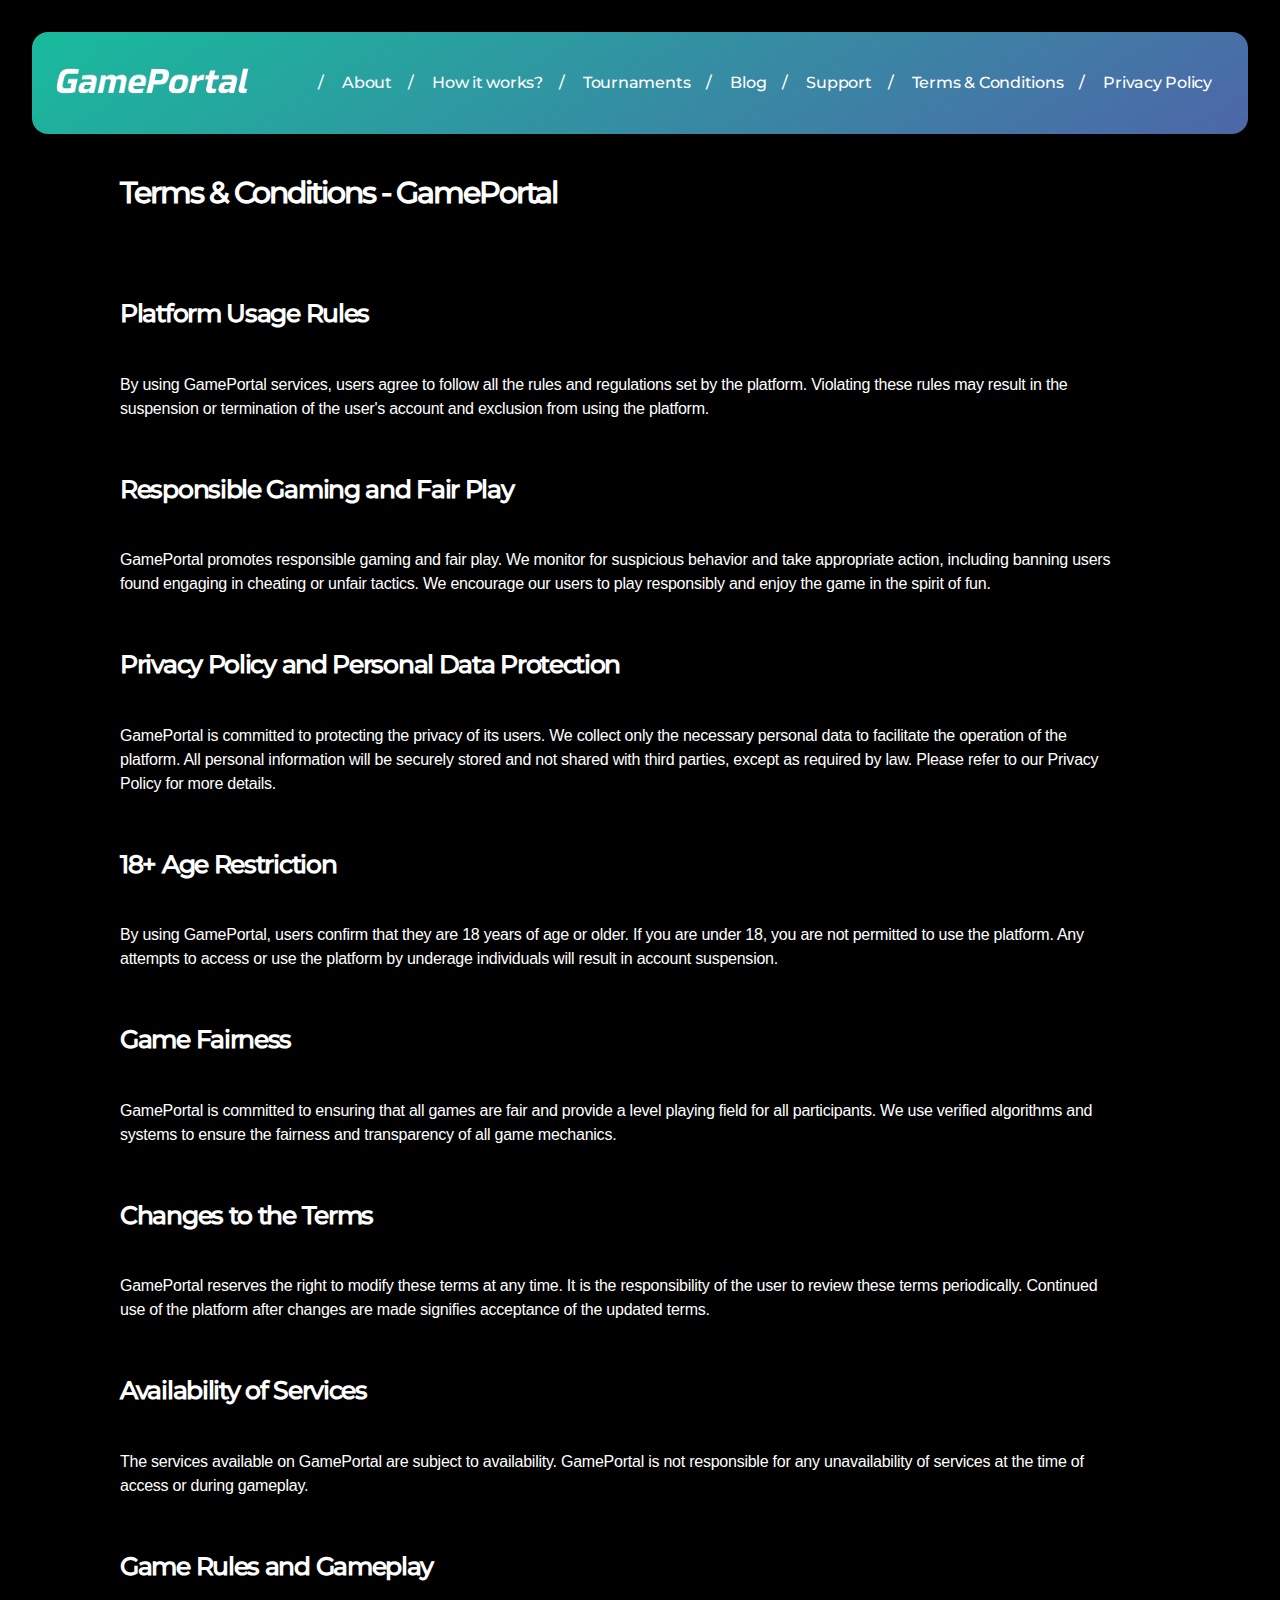
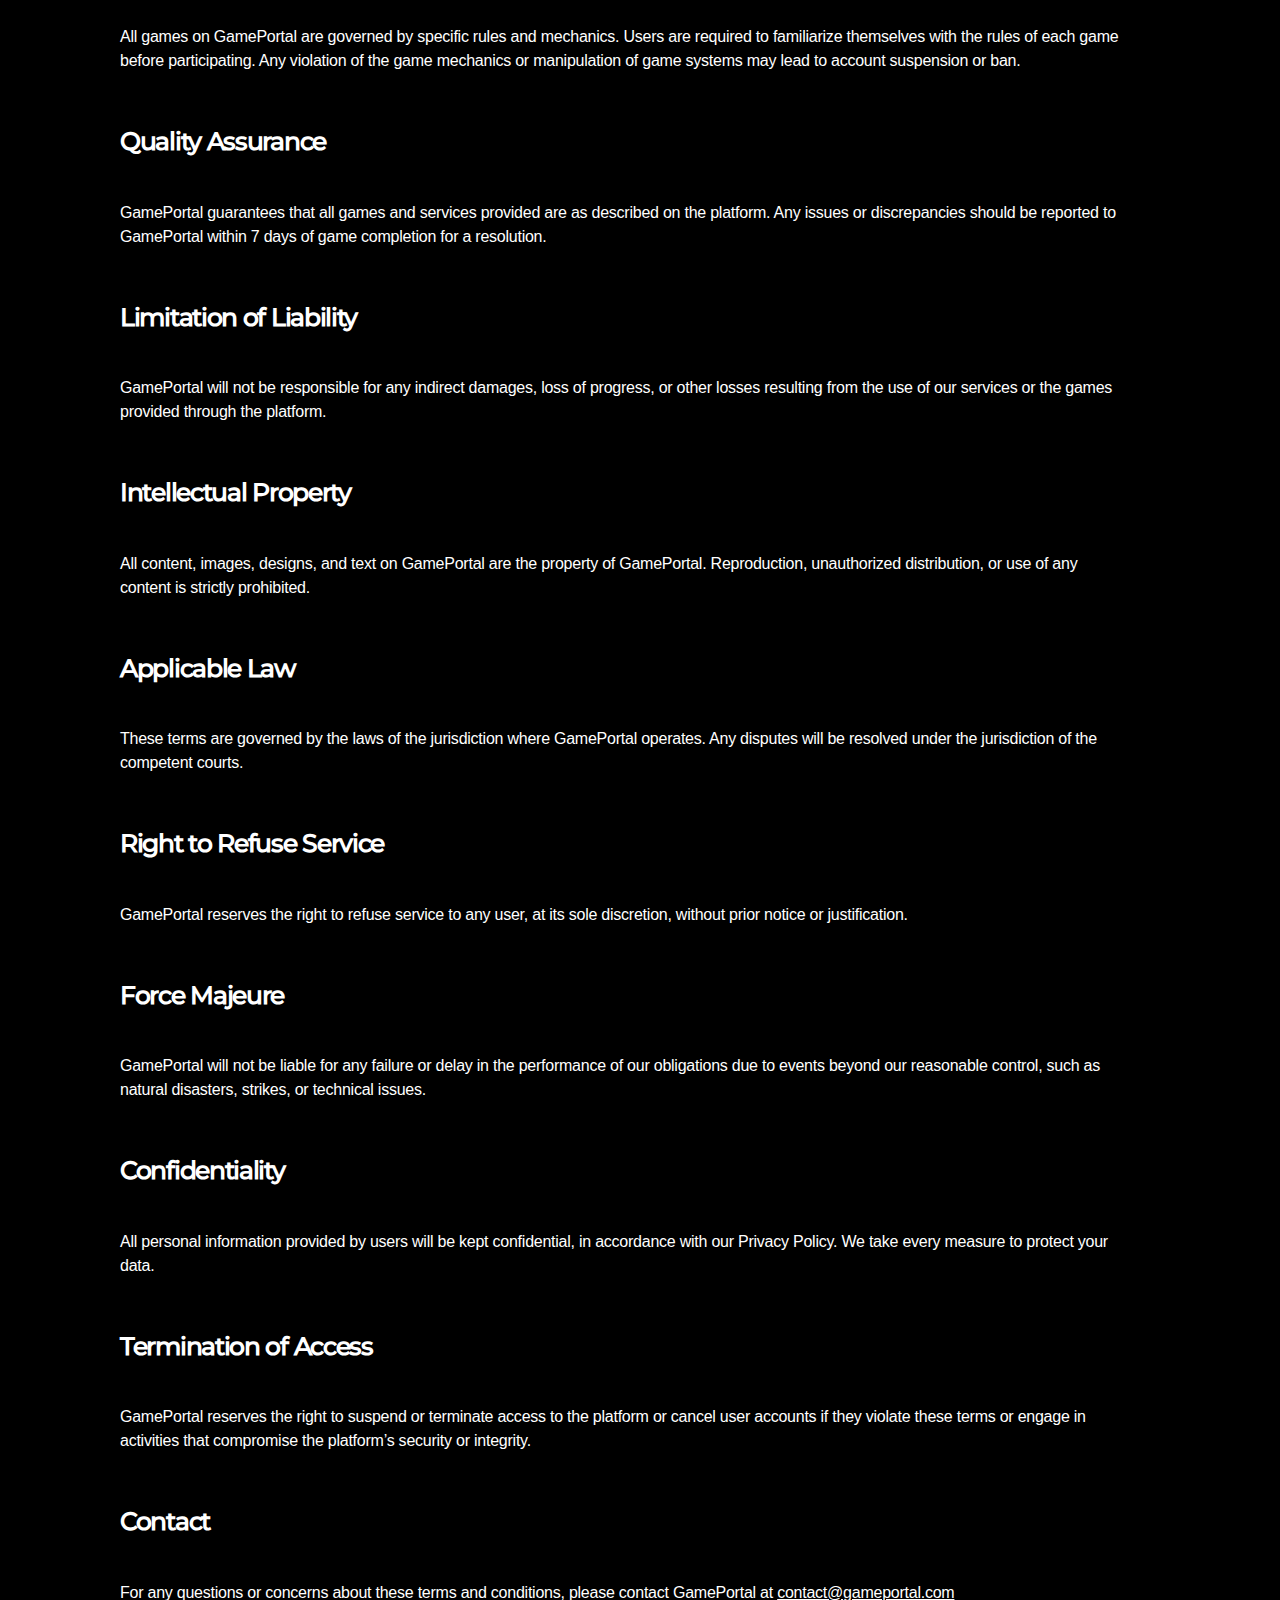
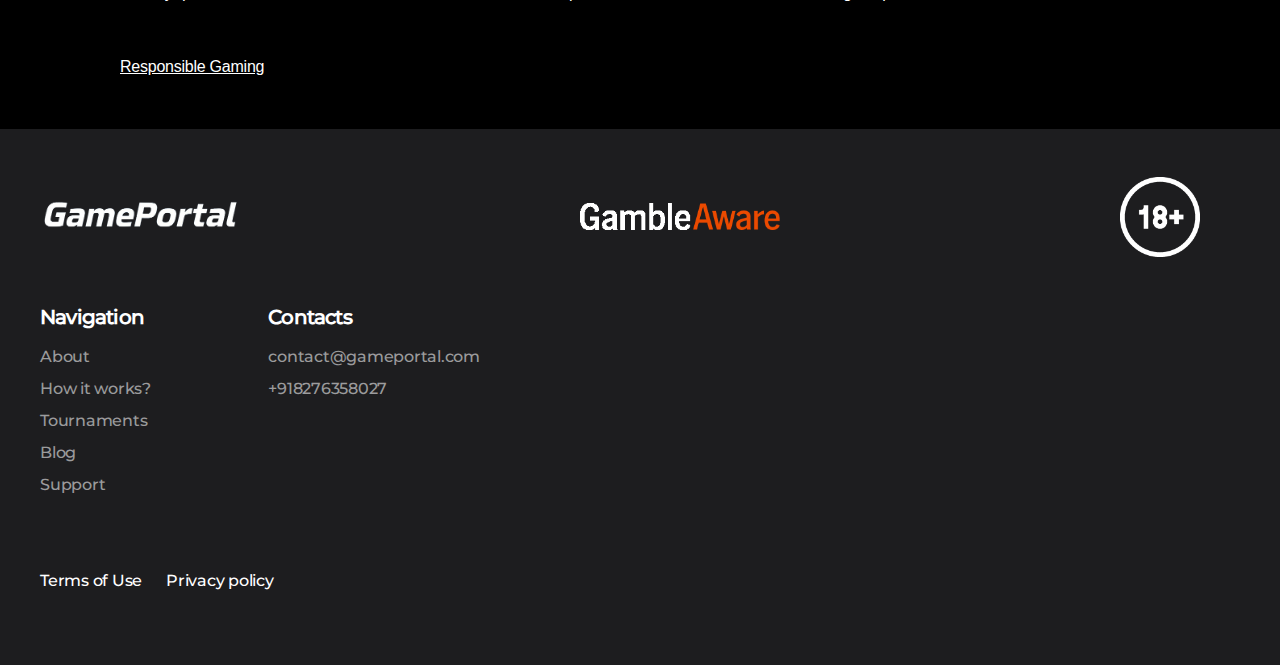
<file: terms-conditions.html>
<!DOCTYPE html>
<html lang="en" data-validate="html">
  <head>
    <meta charset="UTF-8" />
    <meta name="viewport" content="width=device-width, initial-scale=1.0" />
    <link rel="icon" type="image/png" href="images/favicon.png" />
    <title>Terms and Conditions - GamePortal</title>
    <meta
      name="description"
      content="Read GamePortal's Terms and Conditions to understand the rules and guidelines for using our platform. Stay informed about your rights and responsibilities."
    />
    <link rel="stylesheet" href="styles/styles.css" />
  </head>

  <body>
    <div class="page-wrapper">
      <header class="navbar-wrapper">
        <div
          data-animation="default"
          data-collapse="medium"
          data-duration="400"
          data-easing="ease"
          data-easing2="ease"
          class="navbar w-nav"
        >
          <div class="row nav">
            <div class="nav-container">
              <a href="/" class="logotype w-nav-brand w--current"
                ><img
                  src="images/logo.png"
                  alt="Logotype"
                  class="contain-image"
              /></a>
              <nav class="nav-menu w-nav-menu">
                <div class="nav-start">
                  <div class="indent-xl">
                    <div class="lg-ahc">
                      <div class="nav-divider hide-md"><div>/</div></div>
                      <a href="about.html" class="nav-link w-nav-link">About</a>
                      <div class="nav-divider hide-md"><div>/</div></div>
                      <a href="work.html" class="nav-link label-m w-nav-link"
                        >How it works?</a
                      >
                      <div class="nav-divider hide-md">
                        <div>/</div>
                      </div>
                      <a
                        href="tournaments.html"
                        class="nav-link label-m w-nav-link"
                        >Tournaments</a
                      >
                      <div class="nav-divider hide-md">
                        <div>/</div>
                      </div>
                      <a href="blog.html" class="nav-link label-m w-nav-link"
                        >Blog</a
                      >
                      <div class="nav-divider hide-md">
                        <div>/</div>
                      </div>
                      <a href="support.html" class="nav-link label-m w-nav-link"
                        >Support</a
                      >
                      <div class="nav-divider hide-md"><div>/</div></div>
                      <a
                        href="terms-conditions.html"
                        class="nav-link label-m w-nav-link"
                        >Terms & Conditions
                      </a>
                      <div class="nav-divider hide-md"><div>/</div></div>
                      <a
                        href="privacy-policy.html"
                        class="nav-link label-m w-nav-link"
                        >Privacy Policy
                      </a>
                    </div>
                  </div>
                </div>
              </nav>
              <div
                class="menu-button w-nav-button"
                tabindex="0"
                aria-controls="w-nav-overlay-0"
                aria-haspopup="menu"
                aria-expanded="false"
              >
                <div class="hamburger-wrapper">
                  <div class="burger-line"></div>
                  <div class="burger-line"></div>
                  <div class="burger-line"></div>
                </div>
              </div>
            </div>
          </div>
          <div
            class="w-nav-overlay"
            data-wf-ignore=""
            id="w-nav-overlay-0"
          ></div>
        </div>
      </header>
      <main>
        <div class="dop-style animation">
          <h1>Terms & Conditions - GamePortal</h1>

          <div>
            <h2>Platform Usage Rules</h2>
            <p>
              By using GamePortal services, users agree to follow all the rules
              and regulations set by the platform. Violating these rules may
              result in the suspension or termination of the user's account and
              exclusion from using the platform.
            </p>
          </div>

          <div>
            <h2>Responsible Gaming and Fair Play</h2>
            <p>
              GamePortal promotes responsible gaming and fair play. We monitor
              for suspicious behavior and take appropriate action, including
              banning users found engaging in cheating or unfair tactics. We
              encourage our users to play responsibly and enjoy the game in the
              spirit of fun.
            </p>
          </div>

          <div>
            <h2>Privacy Policy and Personal Data Protection</h2>
            <p>
              GamePortal is committed to protecting the privacy of its users. We
              collect only the necessary personal data to facilitate the
              operation of the platform. All personal information will be
              securely stored and not shared with third parties, except as
              required by law. Please refer to our Privacy Policy for more
              details.
            </p>
          </div>

          <div>
            <h2>18+ Age Restriction</h2>
            <p>
              By using GamePortal, users confirm that they are 18 years of age
              or older. If you are under 18, you are not permitted to use the
              platform. Any attempts to access or use the platform by underage
              individuals will result in account suspension.
            </p>
          </div>

          <div>
            <h2>Game Fairness</h2>
            <p>
              GamePortal is committed to ensuring that all games are fair and
              provide a level playing field for all participants. We use
              verified algorithms and systems to ensure the fairness and
              transparency of all game mechanics.
            </p>
          </div>

          <div>
            <h2>Changes to the Terms</h2>
            <p>
              GamePortal reserves the right to modify these terms at any time.
              It is the responsibility of the user to review these terms
              periodically. Continued use of the platform after changes are made
              signifies acceptance of the updated terms.
            </p>
          </div>

          <div>
            <h2>Availability of Services</h2>
            <p>
              The services available on GamePortal are subject to availability.
              GamePortal is not responsible for any unavailability of services
              at the time of access or during gameplay.
            </p>
          </div>

          <div>
            <h2>Game Rules and Gameplay</h2>
            <p>
              All games on GamePortal are governed by specific rules and
              mechanics. Users are required to familiarize themselves with the
              rules of each game before participating. Any violation of the game
              mechanics or manipulation of game systems may lead to account
              suspension or ban.
            </p>
          </div>

          <div>
            <h2>Quality Assurance</h2>
            <p>
              GamePortal guarantees that all games and services provided are as
              described on the platform. Any issues or discrepancies should be
              reported to GamePortal within 7 days of game completion for a
              resolution.
            </p>
          </div>

          <div>
            <h2>Limitation of Liability</h2>
            <p>
              GamePortal will not be responsible for any indirect damages, loss
              of progress, or other losses resulting from the use of our
              services or the games provided through the platform.
            </p>
          </div>

          <div>
            <h2>Intellectual Property</h2>
            <p>
              All content, images, designs, and text on GamePortal are the
              property of GamePortal. Reproduction, unauthorized distribution,
              or use of any content is strictly prohibited.
            </p>
          </div>

          <div>
            <h2>Applicable Law</h2>
            <p>
              These terms are governed by the laws of the jurisdiction where
              GamePortal operates. Any disputes will be resolved under the
              jurisdiction of the competent courts.
            </p>
          </div>

          <div>
            <h2>Right to Refuse Service</h2>
            <p>
              GamePortal reserves the right to refuse service to any user, at
              its sole discretion, without prior notice or justification.
            </p>
          </div>

          <div>
            <h2>Force Majeure</h2>
            <p>
              GamePortal will not be liable for any failure or delay in the
              performance of our obligations due to events beyond our reasonable
              control, such as natural disasters, strikes, or technical issues.
            </p>
          </div>

          <div>
            <h2>Confidentiality</h2>
            <p>
              All personal information provided by users will be kept
              confidential, in accordance with our Privacy Policy. We take every
              measure to protect your data.
            </p>
          </div>

          <div>
            <h2>Termination of Access</h2>
            <p>
              GamePortal reserves the right to suspend or terminate access to
              the platform or cancel user accounts if they violate these terms
              or engage in activities that compromise the platform’s security or
              integrity.
            </p>
          </div>

          <div>
            <h2>Contact</h2>
            <p>
              For any questions or concerns about these terms and conditions,
              please contact GamePortal at
              <a class="mail-link" href="mailto:contact@gameportal.com"
                >contact@gameportal.com</a
              >
            </p>
          </div>
          <a class="mail-link" href="support.html">Responsible Gaming </a>
        </div>
      </main>
      <footer class="section s bgc-grey">
        <div class="wrapper g-stack-2xl">
          <div class="row">
            <div class="col lg12 md6 mdl6 sm2">
              <div class="footer-wrapper fose03 footer-icon">
                <a href="/" class="logotype w-nav-brand w--current"
                  ><img
                    src="images/logo.png"
                    alt="Logotype"
                    class="contain-image"
                /></a>
                <a
                  href="https://www.gambleaware.org/"
                  class="logotype w-nav-brand w--current"
                  ><img
                    src="images/game-icon.png"
                    alt="Logotype"
                    class="contain-image" /></a
                ><img
                  src="images/18+.png"
                  alt="Logotype"
                  class="contain-image limitation"
                />
              </div>
            </div>
          </div>
          <div class="row g-stack-xl">
            <div class="col lg3 md2 mdl2 sm1">
              <div class="g-stack-l">
                <h6 class="headline xxs tc-white-100">Navigation</h6>
                <div class="g-stack-s">
                  <a href="about.html" class="link pale w--current">About</a
                  ><a href="work.html" class="link pale">How it works?</a
                  ><a href="tournaments.html" class="link pale">Tournaments</a
                  ><a href="blog.html" class="link pale">Blog</a
                  ><a href="support.html" class="link pale">Support</a>
                </div>
              </div>
            </div>
            <div class="col lg3 md2 mdl2 sm1">
              <div class="g-stack-l">
                <h6 class="headline xxs tc-white-100">Сontacts</h6>
                <div class="g-stack-s">
                  <a class="link pale" href="mailto:contact@gameportal.com"
                    >contact@gameportal.com</a
                  ><a class="link pale" href="tel:+918276358027"
                    >+918276358027</a
                  >
                </div>
              </div>
            </div>
          </div>
          <div class="row vise-xl">
            <div class="col lg12 md6 mdl6 sm2">
              <div class="footer-wrapper fobl04t5">
                <div class="footer-links fobl04t5">
                  <a class="link light" href="terms-conditions.html"
                    >Terms of Use</a
                  >
                  <div class="tc-white-56">
                    <a class="link light" href="privacy-policy.html"
                      >Privacy policy</a
                    >
                  </div>
                </div>
              </div>
            </div>
          </div>
        </div>
      </footer>
    </div>
    <script type="module" src="js/main.js"></script>
  </body>
</html>
</file>
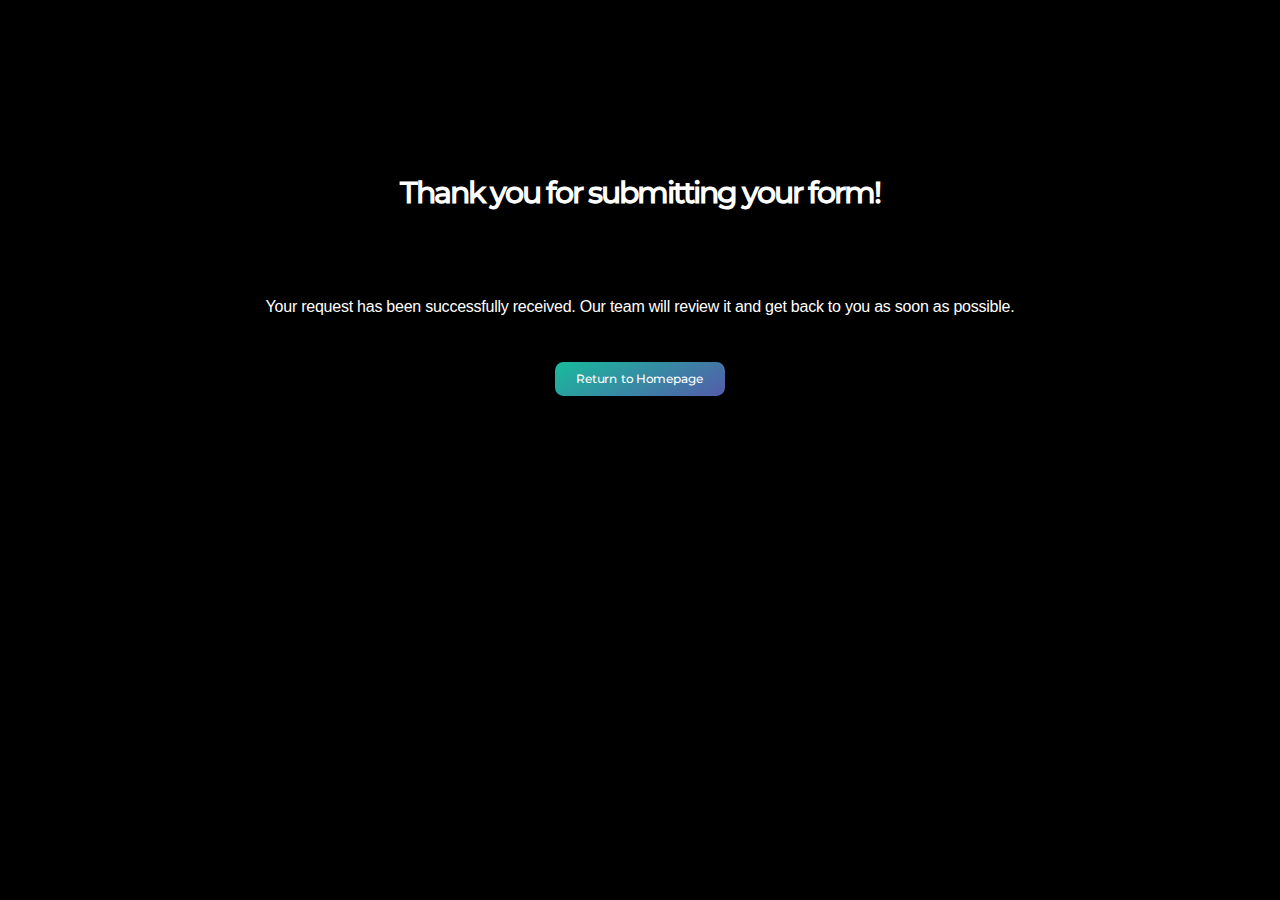
<file: thanks.html>
<!DOCTYPE html>
<html lang="en" data-validate="html">
  <head>
    <meta charset="UTF-8" />
    <meta name="viewport" content="width=device-width, initial-scale=1.0" />
    <title>Thank You - CricStars</title>
    <meta
      name="description"
      content="Thank you for submitting your form on CricStars! We will review your request and get back to you soon."
    />
    <link rel="icon" type="image/png" href="images/favicon.png" />
    <link rel="stylesheet" href="styles/styles.css" />
  </head>

  <body>
    <main class="thanks dop-style">
      <h1 class="thanks__title">Thank you for submitting your form!</h1>
      <p class="thanks__text">
        Your request has been successfully received. Our team will review it and
        get back to you as soon as possible.
      </p>

      <div class="hero-link-container">
        <a class="button primary-button" href="/">Return to Homepage</a>
      </div>
    </main>
  </body>
</html>
</file>
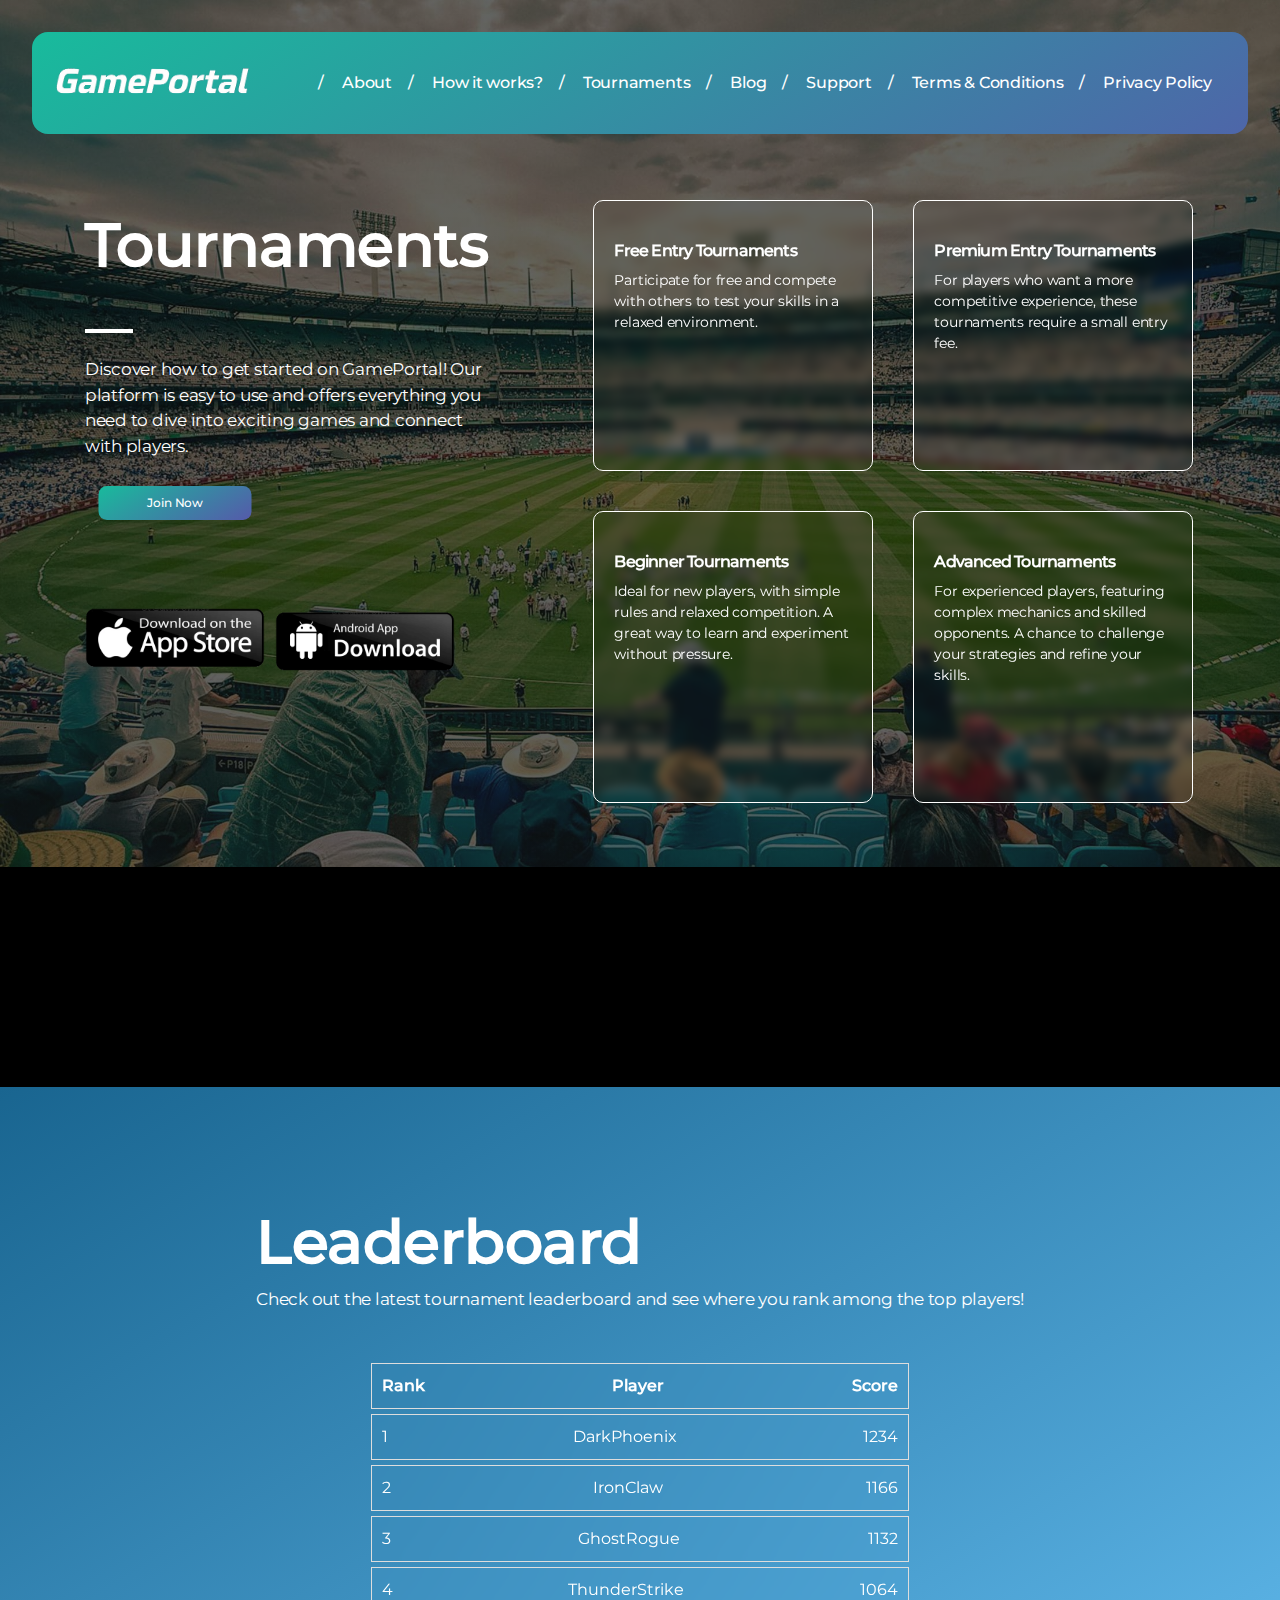
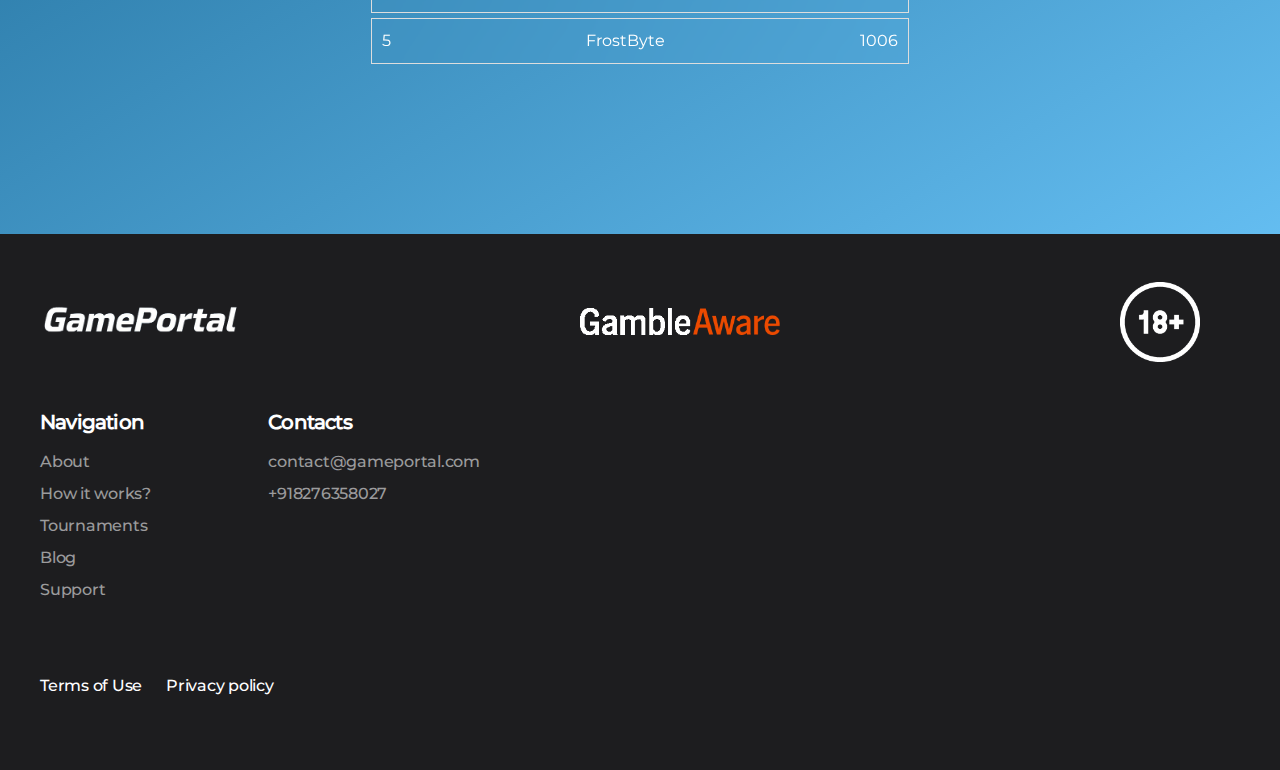
<file: tournaments.html>
<!DOCTYPE html>
<html lang="en" data-validate="html">
  <head>
    <meta charset="UTF-8" />
    <meta name="viewport" content="width=device-width, initial-scale=1.0" />
    <link rel="icon" type="image/png" href="images/favicon.png" />
    <title>Tournaments - GamePortal</title>
    <meta
      name="description"
      content="Join exciting tournaments at GamePortal! Compete with the best players, showcase your skills, and win amazing prizes in our regular gaming events."
    />
    <link rel="stylesheet" href="styles/styles.css" />
  </head>

  <body>
    <div class="page-wrapper">
      <header class="navbar-wrapper">
        <div
          data-animation="default"
          data-collapse="medium"
          data-duration="400"
          data-easing="ease"
          data-easing2="ease"
          class="navbar w-nav"
        >
          <div class="row nav">
            <div class="nav-container">
              <a href="/" class="logotype w-nav-brand w--current"
                ><img
                  src="images/logo.png"
                  alt="Logotype"
                  class="contain-image"
              /></a>
              <nav class="nav-menu w-nav-menu">
                <div class="nav-start">
                  <div class="indent-xl">
                    <div class="lg-ahc">
                      <div class="nav-divider hide-md"><div>/</div></div>
                      <a href="about.html" class="nav-link w-nav-link">About</a>
                      <div class="nav-divider hide-md"><div>/</div></div>
                      <a href="work.html" class="nav-link label-m w-nav-link"
                        >How it works?</a
                      >
                      <div class="nav-divider hide-md">
                        <div>/</div>
                      </div>
                      <a
                        href="tournaments.html"
                        class="nav-link label-m w-nav-link"
                        >Tournaments</a
                      >
                      <div class="nav-divider hide-md">
                        <div>/</div>
                      </div>
                      <a href="blog.html" class="nav-link label-m w-nav-link"
                        >Blog</a
                      >
                      <div class="nav-divider hide-md">
                        <div>/</div>
                      </div>
                      <a href="support.html" class="nav-link label-m w-nav-link"
                        >Support</a
                      >
                      <div class="nav-divider hide-md"><div>/</div></div>
                      <a
                        href="terms-conditions.html"
                        class="nav-link label-m w-nav-link"
                        >Terms & Conditions
                      </a>
                      <div class="nav-divider hide-md"><div>/</div></div>
                      <a
                        href="privacy-policy.html"
                        class="nav-link label-m w-nav-link"
                        >Privacy Policy
                      </a>
                    </div>
                  </div>
                </div>
              </nav>
              <div
                class="menu-button w-nav-button"
                tabindex="0"
                aria-controls="w-nav-overlay-0"
                aria-haspopup="menu"
                aria-expanded="false"
              >
                <div class="hamburger-wrapper">
                  <div class="burger-line"></div>
                  <div class="burger-line"></div>
                  <div class="burger-line"></div>
                </div>
              </div>
            </div>
          </div>
          <div
            class="w-nav-overlay"
            data-wf-ignore=""
            id="w-nav-overlay-0"
          ></div>
        </div>
      </header>
      <main>
        <section class="section hero-bg tournaments">
          <div class="wrapper">
            <div class="row g-stack-xl">
              <div class="col lg4 md3 mdl6 sm2 avc animation">
                <div class="g-stack-xl">
                  <h1 class="headline s tc-white-100 animation">Tournaments</h1>
                  <div class="decoration"></div>
                  <div class="body-text-m tc-white-100 animation">
                    Discover how to get started on GamePortal! Our platform is
                    easy to use and offers everything you need to dive into
                    exciting games and connect with players.
                  </div>
                  <div class="hero-link-container animation">
                    <a
                      class="button primary-button"
                      href="support.html#contacts"
                      >Join Now</a
                    >
                    <div class="button-app-container">
                      <a
                        class="button apple-button"
                        href="support.html#contacts"
                        ><img src="images/apple.png" alt="apple"
                      /></a>
                      <a
                        class="button android-button"
                        href="support.html#contacts"
                        ><img src="images/android.png" alt="android"
                      /></a>
                    </div>
                  </div>
                </div>
              </div>
              <div class="tournaments-list animation">
                <div class="tournaments-item">
                  <h3>Free Entry Tournaments</h3>
                  <p>
                    Participate for free and compete with others to test your
                    skills in a relaxed environment.
                  </p>
                </div>
                <div class="tournaments-item">
                  <h3>Premium Entry Tournaments</h3>
                  <p>
                    For players who want a more competitive experience, these
                    tournaments require a small entry fee.
                  </p>
                </div>
                <div class="tournaments-item">
                  <h3>Beginner Tournaments</h3>
                  <p>
                    Ideal for new players, with simple rules and relaxed
                    competition. A great way to learn and experiment without
                    pressure.
                  </p>
                </div>
                <div class="tournaments-item">
                  <h3>Advanced Tournaments</h3>
                  <p>
                    For experienced players, featuring complex mechanics and
                    skilled opponents. A chance to challenge your strategies and
                    refine your skills.
                  </p>
                </div>
              </div>
            </div>
          </div>
        </section>
        <section class="section hero-bg work tournaments-prise">
          <div class="tournaments-wrapper">
            <div class="wrapper">
              <div class="tournaments-text animation">
                <p>Top 10 players receive exclusive rewards!</p>
              </div>
            </div>
          </div>
        </section>
        <section class="section table">
          <div class="w-layout-blockcontainer services-container w-container">
            <div class="services-wrapper">
              <div class="services-title-wrapper">
                <div class="services-title-inner">
                  <h2 class="headline s tc-white-100">Leaderboard</h2>
                </div>
                <p class="body-text-m tc-white-100">
                  Check out the latest tournament leaderboard and see where you
                  rank among the top players!
                </p>
              </div>
              <div class="leaderboard" id="leaderboard">
                <div class="leaderboard-item leaderboard-header">
                  <span>Rank</span>
                  <span>Player</span>
                  <span>Score</span>
                </div>
              </div>
            </div>
          </div>
        </section>
      </main>
      <footer class="section s bgc-grey">
        <div class="wrapper g-stack-2xl">
          <div class="row">
            <div class="col lg12 md6 mdl6 sm2">
              <div class="footer-wrapper fose03 footer-icon">
                <a href="/" class="logotype w-nav-brand w--current"
                  ><img
                    src="images/logo.png"
                    alt="Logotype"
                    class="contain-image"
                /></a>
                <a
                  href="https://www.gambleaware.org/"
                  class="logotype w-nav-brand w--current"
                  ><img
                    src="images/game-icon.png"
                    alt="Logotype"
                    class="contain-image" /></a
                ><img
                  src="images/18+.png"
                  alt="Logotype"
                  class="contain-image limitation"
                />
              </div>
            </div>
          </div>
          <div class="row g-stack-xl">
            <div class="col lg3 md2 mdl2 sm1">
              <div class="g-stack-l">
                <h6 class="headline xxs tc-white-100">Navigation</h6>
                <div class="g-stack-s">
                  <a href="about.html" class="link pale w--current">About</a
                  ><a href="work.html" class="link pale">How it works?</a
                  ><a href="tournaments.html" class="link pale">Tournaments</a
                  ><a href="blog.html" class="link pale">Blog</a
                  ><a href="support.html" class="link pale">Support</a>
                </div>
              </div>
            </div>
            <div class="col lg3 md2 mdl2 sm1">
              <div class="g-stack-l">
                <h6 class="headline xxs tc-white-100">Сontacts</h6>
                <div class="g-stack-s">
                  <a class="link pale" href="mailto:contact@gameportal.com"
                    >contact@gameportal.com</a
                  ><a class="link pale" href="tel:+918276358027"
                    >+918276358027</a
                  >
                </div>
              </div>
            </div>
          </div>
          <div class="row vise-xl">
            <div class="col lg12 md6 mdl6 sm2">
              <div class="footer-wrapper fobl04t5">
                <div class="footer-links fobl04t5">
                  <a class="link light" href="terms-conditions.html"
                    >Terms of Use</a
                  >
                  <div class="tc-white-56">
                    <a class="link light" href="privacy-policy.html"
                      >Privacy policy</a
                    >
                  </div>
                </div>
              </div>
            </div>
          </div>
        </div>
      </footer>
    </div>
    <script type="module" src="js/main.js"></script>
    <script type="module" src="js/table.js"></script>
  </body>
</html>
</file>
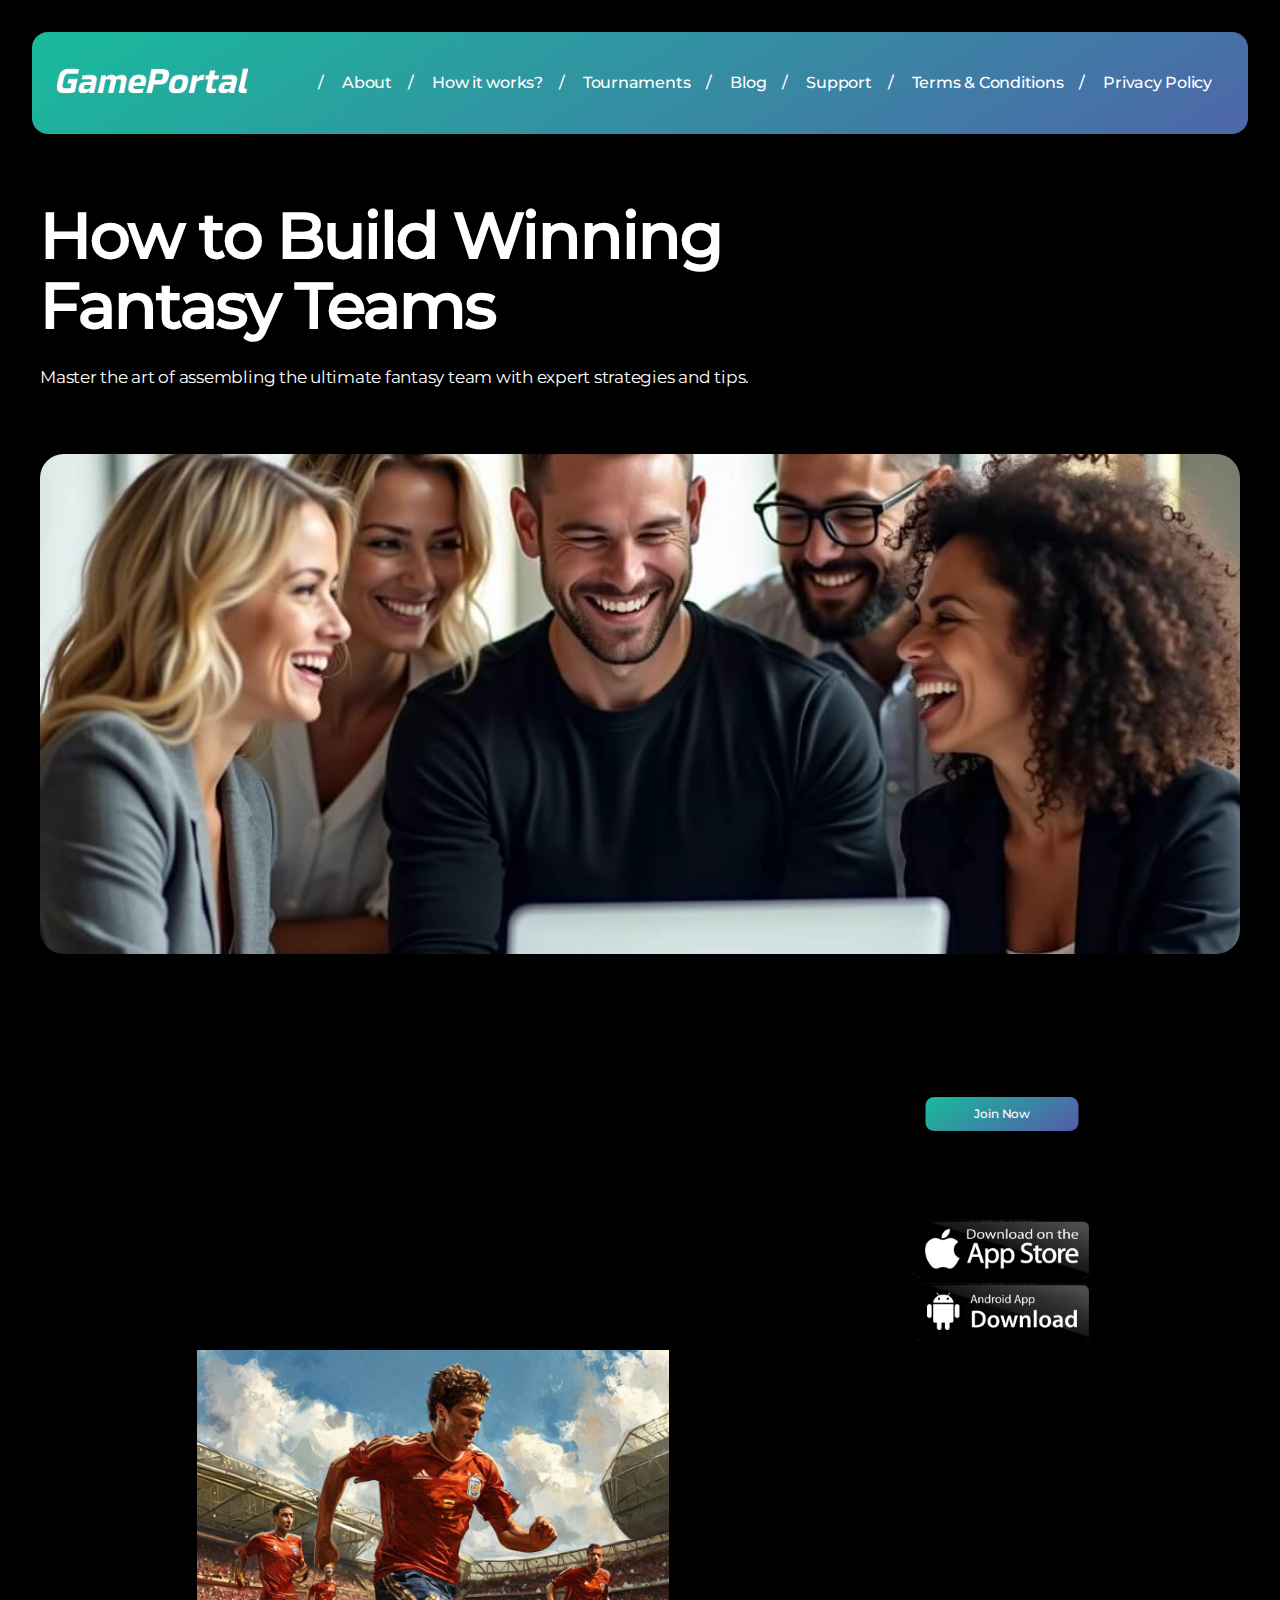
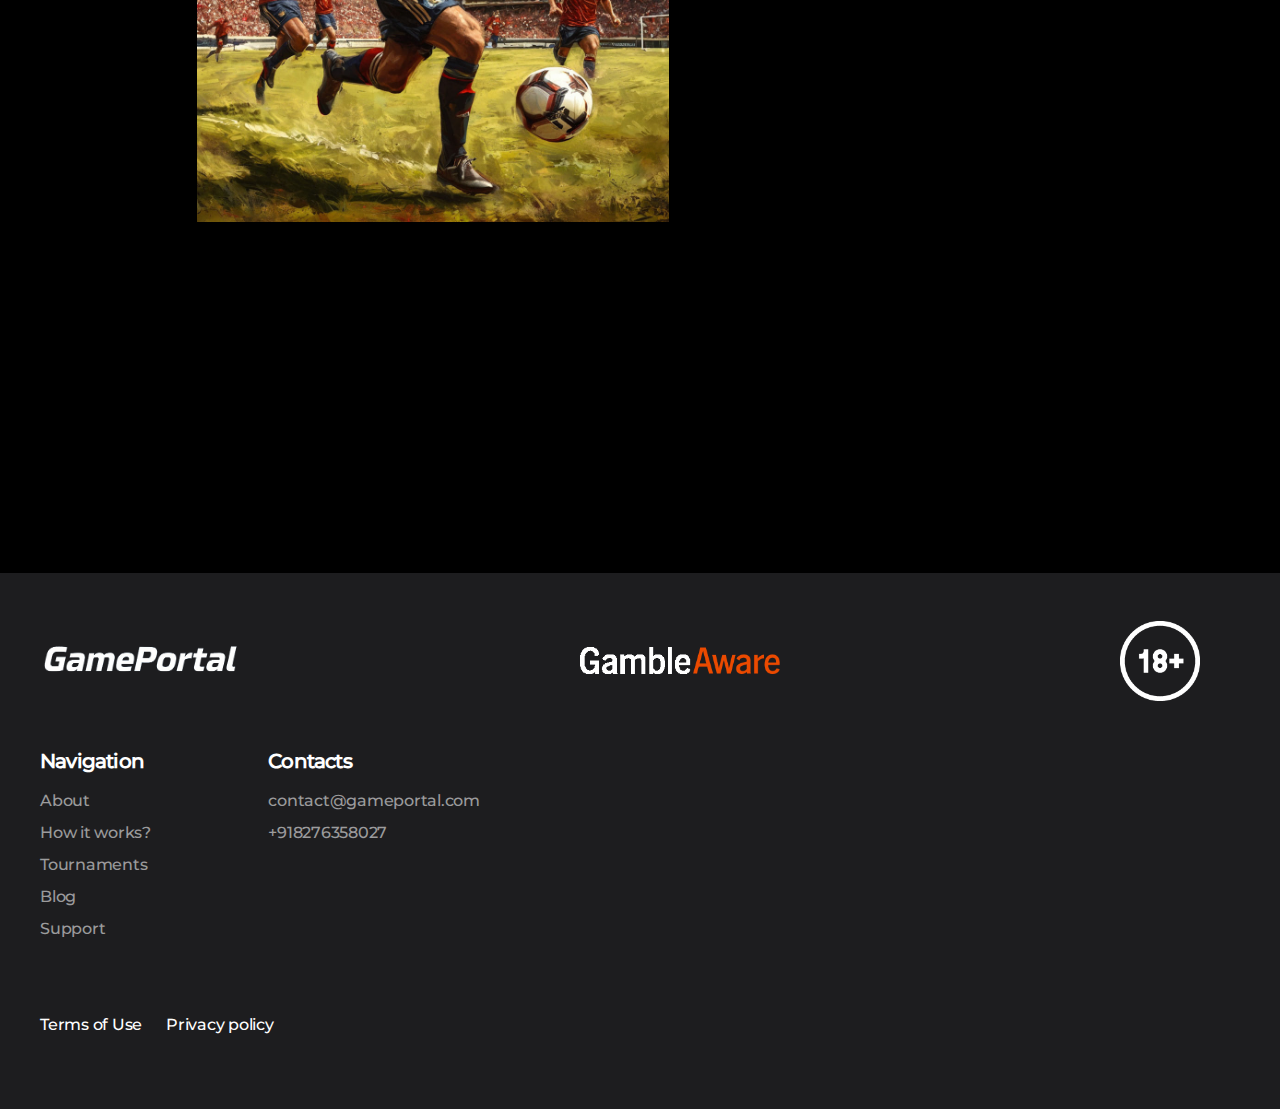
<file: winning.html>
<!DOCTYPE html>
<html lang="en" data-validate="html">
  <head>
    <meta charset="UTF-8" />
    <meta name="viewport" content="width=device-width, initial-scale=1.0" />
    <link rel="icon" type="image/png" href="images/favicon.png" />
    <title>How to Build Winning Fantasy Teams - GamePortal</title>
    <meta
      name="description"
      content="Learn the secrets to building winning fantasy teams with our expert tips and strategies. Dominate your fantasy leagues and achieve victory on GamePortal."
    />
    <link rel="stylesheet" href="styles/styles.css" />
  </head>

  <body>
    <div class="page-wrapper">
      <header class="navbar-wrapper">
        <div
          data-animation="default"
          data-collapse="medium"
          data-duration="400"
          data-easing="ease"
          data-easing2="ease"
          class="navbar w-nav"
        >
          <div class="row nav">
            <div class="nav-container">
              <a href="/" class="logotype w-nav-brand w--current"
                ><img
                  src="images/logo.png"
                  alt="Logotype"
                  class="contain-image"
              /></a>
              <nav class="nav-menu w-nav-menu">
                <div class="nav-start">
                  <div class="indent-xl">
                    <div class="lg-ahc">
                      <div class="nav-divider hide-md"><div>/</div></div>
                      <a href="about.html" class="nav-link w-nav-link">About</a>
                      <div class="nav-divider hide-md"><div>/</div></div>
                      <a href="work.html" class="nav-link label-m w-nav-link"
                        >How it works?</a
                      >
                      <div class="nav-divider hide-md">
                        <div>/</div>
                      </div>
                      <a
                        href="tournaments.html"
                        class="nav-link label-m w-nav-link"
                        >Tournaments</a
                      >
                      <div class="nav-divider hide-md">
                        <div>/</div>
                      </div>
                      <a href="blog.html" class="nav-link label-m w-nav-link"
                        >Blog</a
                      >
                      <div class="nav-divider hide-md">
                        <div>/</div>
                      </div>
                      <a href="support.html" class="nav-link label-m w-nav-link"
                        >Support</a
                      >
                      <div class="nav-divider hide-md"><div>/</div></div>
                      <a
                        href="terms-conditions.html"
                        class="nav-link label-m w-nav-link"
                        >Terms & Conditions
                      </a>
                      <div class="nav-divider hide-md"><div>/</div></div>
                      <a
                        href="privacy-policy.html"
                        class="nav-link label-m w-nav-link"
                        >Privacy Policy
                      </a>
                    </div>
                  </div>
                </div>
              </nav>
              <div
                class="menu-button w-nav-button"
                tabindex="0"
                aria-controls="w-nav-overlay-0"
                aria-haspopup="menu"
                aria-expanded="false"
              >
                <div class="hamburger-wrapper">
                  <div class="burger-line"></div>
                  <div class="burger-line"></div>
                  <div class="burger-line"></div>
                </div>
              </div>
            </div>
          </div>
          <div
            class="w-nav-overlay"
            data-wf-ignore=""
            id="w-nav-overlay-0"
          ></div>
        </div>
      </header>
      <main>
        <section class="section article">
          <div class="wrapper g-stack-3xl">
            <div class="row">
              <div class="col lg8 md6 mdl6 sm2">
                <div class="g-stack-xl">
                  <h1 class="headline l animation">
                    How to Build Winning Fantasy Teams
                  </h1>
                  <div class="body-text-m animation">
                    Master the art of assembling the ultimate fantasy team with
                    expert strategies and tips.
                  </div>
                </div>
              </div>
            </div>
            <div class="row">
              <div class="col lg12 md6 mdl6 sm2">
                <img
                  src="images/blog-2.jpg"
                  alt="How to Build Winning Fantasy Teams"
                  class="article-cover"
                />
              </div>
            </div>
          </div>
        </section>
        <section class="section l overflow-show">
          <div class="wrapper">
            <div class="row">
              <div class="col lg8 md6 mdl6 sm2">
                <div class="w-richtext">
                  <h2 class="article-text animation">
                    <strong>Essential Strategies for Fantasy Success</strong>
                  </h2>
                  <p class="article-text animation">
                    Building a strong fantasy team requires careful planning,
                    research, and smart decision-making. Understanding player
                    strengths, tracking performance trends, and making
                    well-timed adjustments are key to staying ahead of the
                    competition.
                  </p>
                  <p class="article-text animation">
                    Selecting the right balance of players is crucial. A mix of
                    experienced stars and rising talents can create a dynamic
                    roster capable of handling challenges throughout the season.
                  </p>
                  <figure
                    class="w-richtext-align-center w-richtext-figure-type-image"
                  >
                    <div>
                      <img
                        src="images/winner-2.jpg"
                        alt="How to Build Winning Fantasy Teams"
                      />
                    </div>
                  </figure>
                  <ul class="article-text animation">
                    <li>
                      Analyze player statistics and recent performances before
                      making selections.
                    </li>
                    <li>
                      Monitor injuries and lineup changes to adapt your strategy
                      accordingly.
                    </li>
                    <li>
                      Develop a flexible approach to capitalize on in-season
                      opportunities.
                    </li>
                  </ul>
                  <p class="article-text animation">
                    “Success in fantasy games comes from patience, research, and
                    the ability to adapt to new challenges.”
                  </p>
                  <h2 class="article-text animation">
                    <strong>Final Thoughts</strong>
                  </h2>
                  <p class="article-text animation">
                    Crafting a winning fantasy team is a dynamic process that
                    requires continuous learning and adaptation. Stay informed,
                    make data-driven decisions, and enjoy the competition.
                  </p>
                </div>
              </div>
              <div class="col lg3 md6 mdl6 sm2">
                <div class="hero-link-container">
                  <a class="button primary-button" href="support.html#contacts"
                    >Join Now</a
                  >
                </div>
                <div class="button-app-container">
                  <a class="button apple-button" href="support.html#contacts"
                    ><img src="images/apple.png" alt="apple"
                  /></a>
                  <a class="button android-button" href="support.html#contacts"
                    ><img src="images/android.png" alt="android"
                  /></a>
                </div>
              </div>
            </div>
          </div>
        </section>
      </main>
      <footer class="section s bgc-grey">
        <div class="wrapper g-stack-2xl">
          <div class="row">
            <div class="col lg12 md6 mdl6 sm2">
              <div class="footer-wrapper fose03 footer-icon">
                <a href="/" class="logotype w-nav-brand w--current"
                  ><img
                    src="images/logo.png"
                    alt="Logotype"
                    class="contain-image"
                /></a>
                <a
                  href="https://www.gambleaware.org/"
                  class="logotype w-nav-brand w--current"
                  ><img
                    src="images/game-icon.png"
                    alt="Logotype"
                    class="contain-image" /></a
                ><img
                  src="images/18+.png"
                  alt="Logotype"
                  class="contain-image limitation"
                />
              </div>
            </div>
          </div>
          <div class="row g-stack-xl">
            <div class="col lg3 md2 mdl2 sm1">
              <div class="g-stack-l">
                <h6 class="headline xxs tc-white-100">Navigation</h6>
                <div class="g-stack-s">
                  <a href="about.html" class="link pale w--current">About</a
                  ><a href="work.html" class="link pale">How it works?</a
                  ><a href="tournaments.html" class="link pale">Tournaments</a
                  ><a href="blog.html" class="link pale">Blog</a
                  ><a href="support.html" class="link pale">Support</a>
                </div>
              </div>
            </div>
            <div class="col lg3 md2 mdl2 sm1">
              <div class="g-stack-l">
                <h6 class="headline xxs tc-white-100">Сontacts</h6>
                <div class="g-stack-s">
                  <a class="link pale" href="mailto:contact@gameportal.com"
                    >contact@gameportal.com</a
                  ><a class="link pale" href="tel:+918276358027"
                    >+918276358027</a
                  >
                </div>
              </div>
            </div>
          </div>
          <div class="row vise-xl">
            <div class="col lg12 md6 mdl6 sm2">
              <div class="footer-wrapper fobl04t5">
                <div class="footer-links fobl04t5">
                  <a class="link light" href="terms-conditions.html"
                    >Terms of Use</a
                  >
                  <div class="tc-white-56">
                    <a class="link light" href="privacy-policy.html"
                      >Privacy policy</a
                    >
                  </div>
                </div>
              </div>
            </div>
          </div>
        </div>
      </footer>
    </div>
    <script type="module" src="js/main.js"></script>
  </body>
</html>
</file>
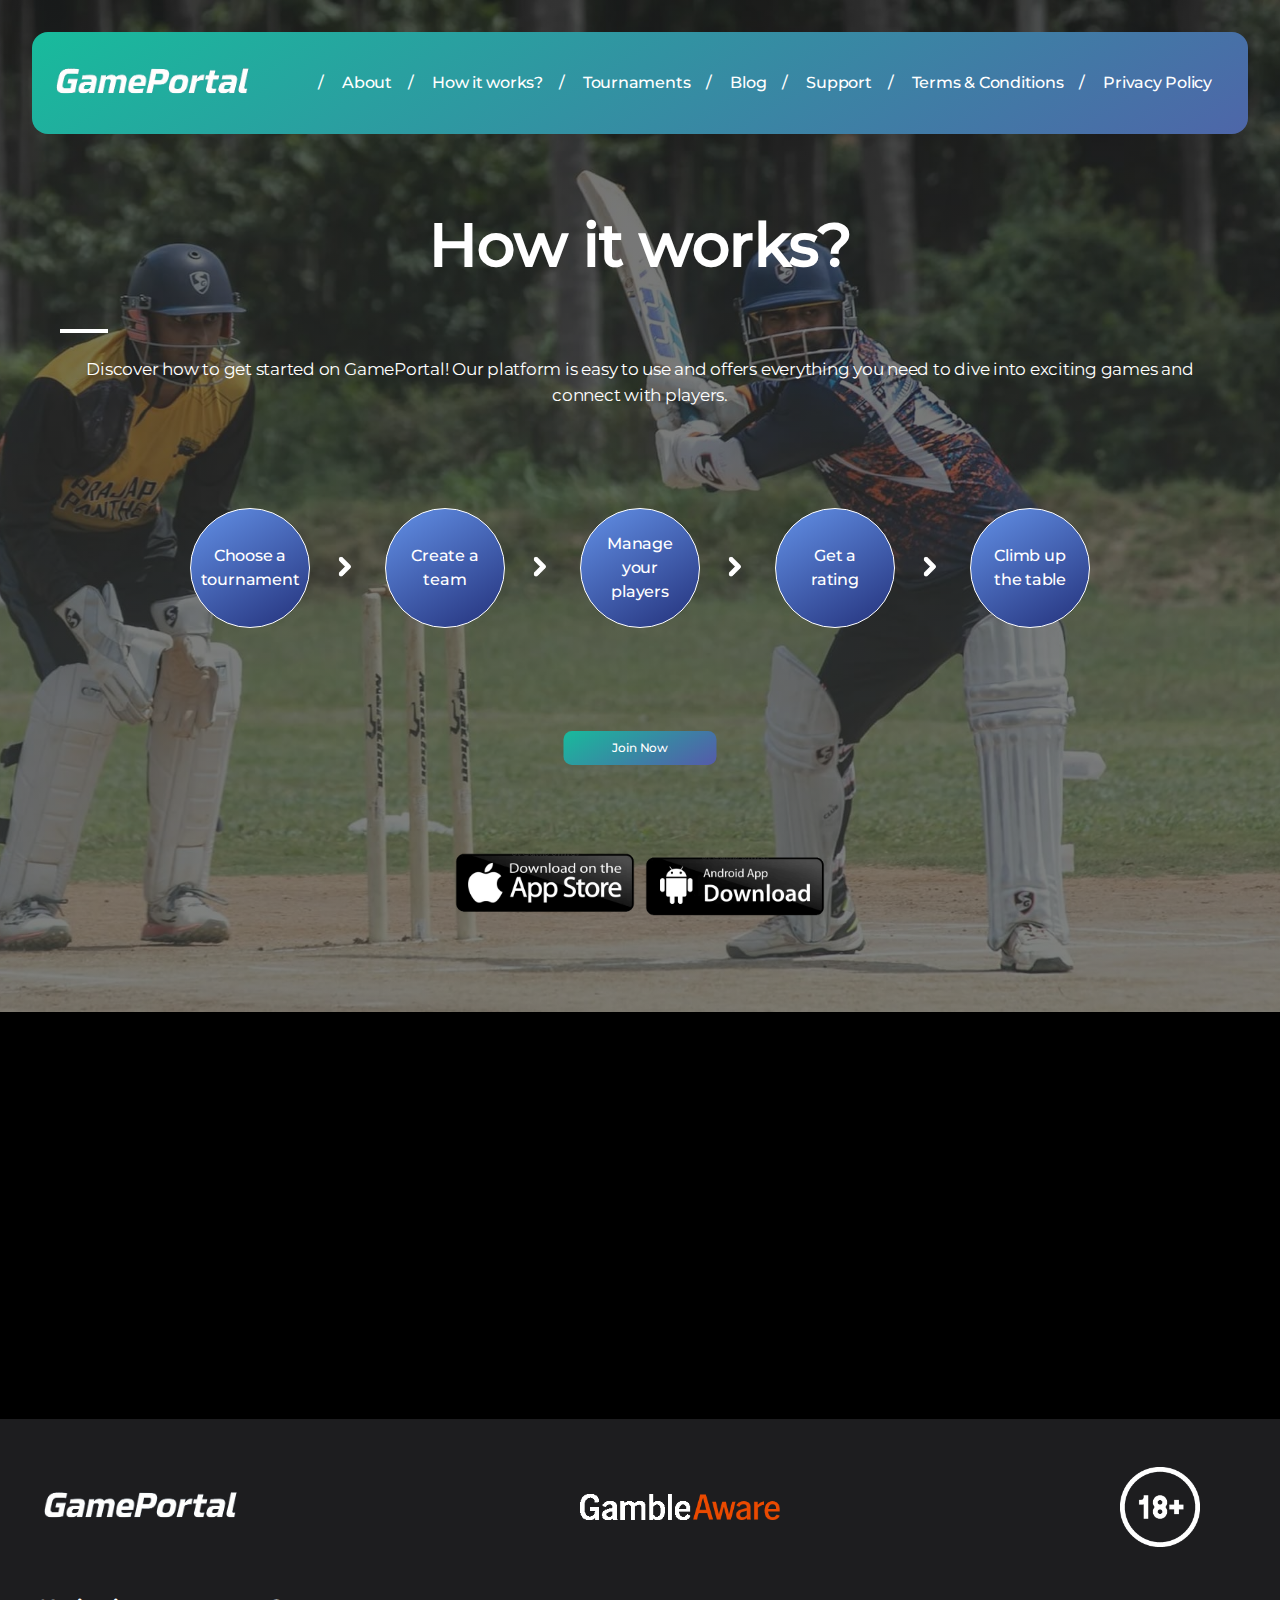
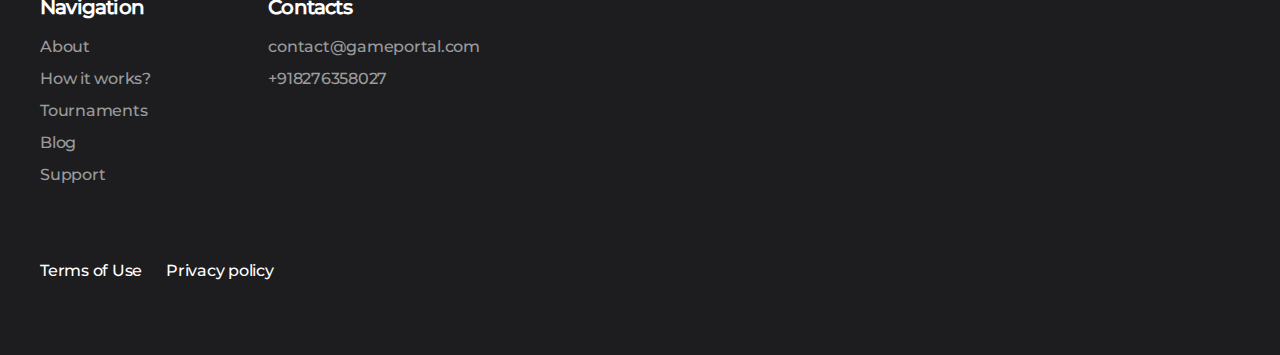
<file: work.html>
<!DOCTYPE html>
<html lang="en" data-validate="html">
  <head>
    <meta charset="UTF-8" />
    <meta name="viewport" content="width=device-width, initial-scale=1.0" />
    <link rel="icon" type="image/png" href="images/favicon.png" />
    <title>How it Works? - GamePortal</title>
    <meta
      name="description"
      content="Discover how GamePortal works! Learn about our features, how to get started, and how to maximize your gaming experience on our platform."
    />
    <link rel="stylesheet" href="styles/styles.css" />
  </head>

  <body>
    <div class="page-wrapper">
      <header class="navbar-wrapper">
        <div
          data-animation="default"
          data-collapse="medium"
          data-duration="400"
          data-easing="ease"
          data-easing2="ease"
          class="navbar w-nav"
        >
          <div class="row nav">
            <div class="nav-container">
              <a href="/" class="logotype w-nav-brand w--current"
                ><img
                  src="images/logo.png"
                  alt="Logotype"
                  class="contain-image"
              /></a>
              <nav class="nav-menu w-nav-menu">
                <div class="nav-start">
                  <div class="indent-xl">
                    <div class="lg-ahc">
                      <div class="nav-divider hide-md"><div>/</div></div>
                      <a href="about.html" class="nav-link w-nav-link">About</a>
                      <div class="nav-divider hide-md"><div>/</div></div>
                      <a href="work.html" class="nav-link label-m w-nav-link"
                        >How it works?</a
                      >
                      <div class="nav-divider hide-md">
                        <div>/</div>
                      </div>
                      <a
                        href="tournaments.html"
                        class="nav-link label-m w-nav-link"
                        >Tournaments</a
                      >
                      <div class="nav-divider hide-md">
                        <div>/</div>
                      </div>
                      <a href="blog.html" class="nav-link label-m w-nav-link"
                        >Blog</a
                      >
                      <div class="nav-divider hide-md">
                        <div>/</div>
                      </div>
                      <a href="support.html" class="nav-link label-m w-nav-link"
                        >Support</a
                      >
                      <div class="nav-divider hide-md"><div>/</div></div>
                      <a
                        href="terms-conditions.html"
                        class="nav-link label-m w-nav-link"
                        >Terms & Conditions
                      </a>
                      <div class="nav-divider hide-md"><div>/</div></div>
                      <a
                        href="privacy-policy.html"
                        class="nav-link label-m w-nav-link"
                        >Privacy Policy
                      </a>
                    </div>
                  </div>
                </div>
              </nav>
              <div
                class="menu-button w-nav-button"
                tabindex="0"
                aria-controls="w-nav-overlay-0"
                aria-haspopup="menu"
                aria-expanded="false"
              >
                <div class="hamburger-wrapper">
                  <div class="burger-line"></div>
                  <div class="burger-line"></div>
                  <div class="burger-line"></div>
                </div>
              </div>
            </div>
          </div>
          <div
            class="w-nav-overlay"
            data-wf-ignore=""
            id="w-nav-overlay-0"
          ></div>
        </div>
      </header>
      <main>
        <section class="section hero-bg work">
          <div class="wrapper">
            <div class="row g-stack-xl">
              <div class="col lg4 md3 mdl6 sm2 avc">
                <div class="g-stack-xl">
                  <h1 class="headline s tc-white-100 animation">
                    How it works?
                  </h1>
                  <div class="decoration"></div>
                  <div class="body-text-m tc-white-100 animation">
                    Discover how to get started on GamePortal! Our platform is
                    easy to use and offers everything you need to dive into
                    exciting games and connect with players.
                  </div>
                </div>
                <div class="work-list animation">
                  <div class="work-item">
                    <p>Choose a tournament</p>
                  </div>
                  <div class="work-item">
                    <p>Create a team</p>
                  </div>
                  <div class="work-item">
                    <p>Manage your players</p>
                  </div>
                  <div class="work-item">
                    <p>Get a rating</p>
                  </div>
                  <div class="work-item">
                    <p>Climb up the table</p>
                  </div>
                </div>
                <div class="hero-link-container work-button">
                  <a class="button primary-button" href="support.html#contacts"
                    >Join Now</a
                  >
                </div>
                <div class="button-app-container">
                  <a class="button apple-button" href="support.html#contacts"
                    ><img src="images/apple.png" alt="apple"
                  /></a>
                  <a class="button android-button" href="support.html#contacts"
                    ><img src="images/android.png" alt="android"
                  /></a>
                </div>
              </div>
            </div>
          </div>
        </section>
        <section class="video">
          <iframe
            width="1280"
            height="400"
            src="https://www.youtube.com/embed/gjBSnymkKMA"
            title="Sportsden I The ultimate fantasy app"
            frameborder="0"
            allow="accelerometer; autoplay; clipboard-write; encrypted-media; gyroscope; picture-in-picture; web-share"
            referrerpolicy="strict-origin-when-cross-origin"
            allowfullscreen
          ></iframe>
        </section>
      </main>
      <footer class="section s bgc-grey">
        <div class="wrapper g-stack-2xl">
          <div class="row">
            <div class="col lg12 md6 mdl6 sm2">
              <div class="footer-wrapper fose03 footer-icon">
                <a href="/" class="logotype w-nav-brand w--current"
                  ><img
                    src="images/logo.png"
                    alt="Logotype"
                    class="contain-image"
                /></a>
                <a
                  href="https://www.gambleaware.org/"
                  class="logotype w-nav-brand w--current"
                  ><img
                    src="images/game-icon.png"
                    alt="Logotype"
                    class="contain-image" /></a
                ><img
                  src="images/18+.png"
                  alt="Logotype"
                  class="contain-image limitation"
                />
              </div>
            </div>
          </div>
          <div class="row g-stack-xl">
            <div class="col lg3 md2 mdl2 sm1">
              <div class="g-stack-l">
                <h6 class="headline xxs tc-white-100">Navigation</h6>
                <div class="g-stack-s">
                  <a href="about.html" class="link pale w--current">About</a
                  ><a href="work.html" class="link pale">How it works?</a
                  ><a href="tournaments.html" class="link pale">Tournaments</a
                  ><a href="blog.html" class="link pale">Blog</a
                  ><a href="support.html" class="link pale">Support</a>
                </div>
              </div>
            </div>
            <div class="col lg3 md2 mdl2 sm1">
              <div class="g-stack-l">
                <h6 class="headline xxs tc-white-100">Сontacts</h6>
                <div class="g-stack-s">
                  <a class="link pale" href="mailto:contact@gameportal.com"
                    >contact@gameportal.com</a
                  ><a class="link pale" href="tel:+918276358027"
                    >+918276358027</a
                  >
                </div>
              </div>
            </div>
          </div>
          <div class="row vise-xl">
            <div class="col lg12 md6 mdl6 sm2">
              <div class="footer-wrapper fobl04t5">
                <div class="footer-links fobl04t5">
                  <a class="link light" href="terms-conditions.html"
                    >Terms of Use</a
                  >
                  <div class="tc-white-56">
                    <a class="link light" href="privacy-policy.html"
                      >Privacy policy</a
                    >
                  </div>
                </div>
              </div>
            </div>
          </div>
        </div>
      </footer>
    </div>
    <script type="module" src="js/main.js"></script>
  </body>
</html>
</file>
<file: styles/styles.css>
html {
    -webkit-text-size-adjust: 100%;
    -ms-text-size-adjust: 100%;
    font-family: sans-serif
}

body {
    margin: 0;
    font-family: 'Montserrat', 'Arial', sans-serif;
}

figcaption,
figure,
footer,
header,
main,
nav,
section {
    display: block
}

a {
    background-color: #0000
}

a:active,
a:hover {
    outline: 0
}

strong {
    font-weight: 700
}

h1 {
    margin: .67em 0;
    font-size: 2em
}

img {
    border: 0
}

button,
input,
textarea {
    color: inherit;
    font: inherit;
    margin: 0
}

button {
    overflow: visible
}

button {
    text-transform: none
}

button {
    -webkit-appearance: button;
    cursor: pointer
}

button::-moz-focus-inner,
input::-moz-focus-inner {
    border: 0;
    padding: 0
}

input {
    line-height: normal
}

input[type=checkbox] {
    box-sizing: border-box;
    padding: 0
}

textarea {
    overflow: auto
}

@font-face {
    font-family: 'Montserrat';
    font-style: normal;
    font-weight: 300;
    font-display: swap;
    src: url(../fonts/Montserrat-Light.woff) format('woff');
}

@font-face {
    font-family: 'Montserrat';
    font-style: normal;
    font-weight: 400;
    font-display: swap;
    src: url('../fonts/Montserrat-Regular.woff') format('woff');
}

@font-face {
    font-family: 'Montserrat';
    font-style: normal;
    font-weight: 500;
    font-display: swap;
    src: url('../fonts/Montserrat-Medium.woff') format('woff');
}

@keyframes top-bottom {
    0% {
        top: 70px;
    }

    25% {
        top: 80px;
    }

    50% {
        top: 70px;
    }

    75% {
        top: 80px;
    }

    100% {
        top: 70px;
    }
}

@keyframes left-right {
    0% {
        right: -50px;
    }

    25% {
        right: -60px;
    }

    50% {
        right: -50px;
    }

    75% {
        right: -60px;
    }

    100% {
        right: -50px;
    }
}


@keyframes pulse {
    from {
        transform: scale(.85);
    }

    50% {
        transform: scale(1);
    }

    to {
        transform: scale(.85);
    }
}


@keyframes left {
    0% {
        transform: translateX(-100%);
    }

    100% {
        transform: translateX(0);
    }
}

@keyframes right {
    0% {
        transform: translateX(100%);
    }

    100% {
        transform: translateX(0);
    }
}

@keyframes top {
    0% {
        transform: translateY(-100%);
    }

    100% {
        transform: translateY(0);
    }
}

@keyframes bottom {
    0% {
        transform: translateY(100%);
    }

    100% {
        transform: translateY(0);
    }
}


[class*=\ w-icon-] {
    speak: none;
    font-variant: normal;
    text-transform: none;
    -webkit-font-smoothing: antialiased;
    -moz-osx-font-smoothing: grayscale;
    font-style: normal;
    font-weight: 400;
    line-height: 1;
    font-family: 'Montserrat';
}

* {
    box-sizing: border-box
}

html {
    height: 100%
}

body {
    color: #333;
    background-color: #fff;
    min-height: 100%;
    margin: 0;
    font-family: 'Montserrat', 'Arial', sans-serif;
    font-size: 14px;
    line-height: 20px
}

img {
    vertical-align: middle;
    max-width: 100%;
    display: inline-block
}

h1,
h2,
h3,
h6 {
    margin-bottom: 10px;
    font-weight: 700
}

h1 {
    margin-top: 20px;
    font-size: 38px;
    line-height: 44px
}

h2 {
    margin-top: 20px;
    font-size: 32px;
    line-height: 36px
}

h3 {
    margin-top: 20px;
    font-size: 24px;
    line-height: 30px
}

h6 {
    margin-top: 10px;
    font-size: 12px;
    line-height: 18px
}

p {
    margin-top: 0;
    margin-bottom: 10px
}

figure {
    margin: 0 0 10px
}

figcaption {
    text-align: center;
    margin-top: 5px
}

ul {
    margin-top: 0;
    margin-bottom: 10px;
    padding-left: 40px
}

button {
    cursor: pointer;
    -webkit-appearance: button;
    border: 0
}

label {
    margin-bottom: 5px;
    font-weight: 700;
    display: block
}

.w-container {
    max-width: 940px;
    margin-left: auto;
    margin-right: auto
}

.w-container:before,
.w-container:after {
    content: " ";
    grid-area: 1/1/2/2;
    display: table
}

.w-container:after {
    clear: both
}

@media screen and (max-width: 1200px) {
    .indent-xl {
        max-width: 470px;
    }

    .lg-ahc {
        flex-wrap: wrap;
    }

    .nav-divider {
        display: none;
    }
}

@media screen and (max-width: 991px) {
    .row.g-stack-xl.advantages-grid {
        grid-template-columns: 1fr 1fr;
    }

    .w-container {
        max-width: 728px
    }
}

@media screen and (max-width: 767px) {

    .contain-image {
        width: 150px;
    }
}

@media screen and (max-width: 479px) {
    .w-container {
        max-width: none
    }
}

.visually-hidden {
    position: absolute;
    width: 1px;
    height: 1px;
    margin: -1px;
    padding: 0;
    border: 0;
    clip: rect(0 0 0 0);
    overflow: hidden;
}

.w-slider {
    text-align: center;
    clear: both;
    -webkit-tap-highlight-color: #0000;
    tap-highlight-color: #0000;
    background: #ddd;
    height: 300px;
    position: relative
}

.w-slider-mask {
    z-index: 1;
    white-space: nowrap;
    height: 100%;
    display: block;
    position: relative;
    left: 0;
    right: 0;
}

.w-slide {
    vertical-align: top;
    white-space: normal;
    text-align: left;
    width: 100%;
    height: 100%;
    display: inline-block;
    position: relative
}

@media screen and (max-width: 767px) {
    .w-nav-brand {
        padding-left: 10px
    }
}

.features {
    & .col.lg4 {
        width: auto;
        max-width: 500px;
    }

    & .row.g-stack-xl {
        justify-content: center;
        row-gap: 30px;
    }
}

.w-richtext:before,
.w-richtext:after {
    content: " ";
    grid-area: 1/1/2/2;
    display: table
}

.w-richtext:after {
    clear: both
}

.w-richtext ul {
    overflow: hidden
}

.w-richtext figure {
    max-width: 60%;
    position: relative
}

.w-richtext figure>div:before {
    cursor: default !important
}

.w-richtext figure img {
    width: 100%
}

.w-richtext figure div {
    color: #0000;
    font-size: 0
}

.w-richtext figure.w-richtext-figure-type-image {
    display: table
}

.w-richtext figure.w-richtext-figure-type-image>div {
    display: inline-block
}

.w-richtext figure.w-richtext-figure-type-image>figcaption {
    caption-side: bottom;
    display: table-caption
}

.w-richtext figure.w-richtext-align-center {
    clear: both;
    margin-left: auto;
    margin-right: auto
}

.w-richtext figure.w-richtext-align-center.w-richtext-figure-type-image>div {
    max-width: 100%
}

.w-nav {
    z-index: 1000;
    background: #ddd;
    position: relative
}

.w-nav:before,
.w-nav:after {
    content: " ";
    grid-area: 1/1/2/2;
    display: table
}

.w-nav:after {
    clear: both
}

.w-nav-brand {
    float: left;
    color: #333;
    text-decoration: none;
    position: relative
}

.w-nav-link {
    vertical-align: top;
    color: #222;
    text-align: left;
    margin-left: auto;
    margin-right: auto;
    padding: 20px;
    text-decoration: none;
    display: inline-block;
    position: relative
}

.w-nav-menu {
    float: right;
    position: relative
}

.w-nav-overlay {
    width: 100%;
    display: none;
    position: absolute;
    top: 100%;
    left: 0;
    right: 0;
    overflow: hidden
}

.w-nav-button {
    float: right;
    cursor: pointer;
    -webkit-tap-highlight-color: #0000;
    tap-highlight-color: #0000;
    -webkit-user-select: none;
    user-select: none;
    padding: 18px;
    font-size: 24px;
    display: none;
    position: relative
}

.w-nav-button:focus {
    outline: 0
}

@media screen and (max-width: 991px) {
    .w-nav[data-collapse=medium] .w-nav-button {
        display: block
    }
}

@media screen and (max-width: 767px) {

    .w-nav-brand {
        padding-left: 10px
    }
}

:root {
    --white-100: white;
    --neutrals-700: #374151;
    --grey: #1d1d1f;
    --neutrals-900: #111827;
    --primary-100: #eae5fd;
    --neutrals-200: #e4e7eb;
    --neutrals-100: #f2f4f6;
    --white-88: #ffffffe0;
    --white-80: #fffc;
    --white-72: #ffffffb8;
    --white-64: #ffffffa3;
    --white-56: #ffffff8f;
    --white-48: #ffffff7a;
    --white-40: #fff6;
    --white-32: #ffffff52;
    --white-24: #ffffff3d;
    --white-16: #ffffff29;
    --white-8: #ffffff14;
    --pink-02: #d5266b;
    --light-pink: #f168ab;
    --neutrals-500: #6a7280;
    --neutrals-400: #9ba3af;
    --warning-400: #fb923c;
    --primary-400: #9c7ff4;
    --pink-01: #fbe4f1;
    --neutrals-300: #d1d5da;
    --neutrals-50: #f9fafb;
    --black-4: #0000000a;
    --black-100: black;
    --black-88: #000000e0;
    --black-80: #000c;
    --black-72: #000000b8;
    --black-64: #000000a3;
    --black-56: #0000008f;
    --black-48: #0000007a;
    --black-40: #0006;
    --black-32: #00000052;
    --black-24: #0000003d;
    --black-16: #00000029;
    --black-8: #00000014;
    --error-100: #fee2e1;
    --error-800: #981b1b;
    --primary-700: #6025cd;
    --transparent: #fff0;
    --info-50: #eef6ff;
    --info-700: #1d4ed8;
    --success-50: #dcfce6;
    --success-700: #13813c;
    --error-50: #fef1f2;
    --error-700: #b81c1b;
    --warning-50: #fff7ed;
    --warning-700: #c1410b;
    --primary-50: #f3f0fe;
    --primary-600: #7035e4;
    --dark-pink: #8b3f64;
    --success-800: #176534;
    --error-01: #f87171;
    --error-02: #fee2e2;
    --error-03: #ef4444;
    --warning-01: white;
    --warning-02: #ffedd5;
    --warning-03: #fb923c;
    --warning-04: #f97316;
    --warning-05: #ea580c;
    --success-01: #16a34a;
    --success-02: #dcfce7;
    --info-01: #3b82f6;
    --neutrals-01: #6b7280;
    --neutrals-02: #bcacf9;
    --neutrals-03: #f0f2f4;
    --pink-03: #d5266b99;
    --primary-900: #411c86;
    --primary-800: #5020a8;
    --primary-500: #7e52ee;
    --primary-300: #bcacf9;
    --primary-200: #d7d0fc;
    --accent-900: #76193a;
    --accent-800: #921942;
    --accent-700: #b51a52;
    --accent-600: #d4266b;
    --accent-500: #e9408c;
    --accent-400: #f167ab;
    --accent-300: #f69ecc;
    --accent-200: #fbc9e4;
    --accent-100: #fbe4f0;
    --accent-50: #fdeff7;
    --neutrals-800: #1f2937;
    --neutrals-600: #4b5563;
    --error-900: #7f1c1d;
    --error-600: #dc2625;
    --error-500: #f04444;
    --error-400: #f87171;
    --error-300: #fba5a5;
    --error-200: #ffcaca;
    --warning-900: #7c2d12;
    --warning-800: #993413;
    --warning-600: #ea570b;
    --warning-500: #f97415;
    --warning-300: #fcbb74;
    --warning-200: #fdd7aa;
    --warning-100: #ffecd5;
    --success-900: #14522d;
    --success-600: #17a34a;
    --success-500: #24c45d;
    --success-400: #4bde80;
    --success-300: #85efab;
    --success-200: #baf7d0;
    --success-100: #dcfce6;
    --info-900: #1d3a8a;
    --info-800: #2040af;
    --info-600: #2563eb;
    --info-500: #3c82f5;
    --info-400: #60a5f9;
    --info-300: #93c4fd;
    --info-200: #bfdcfe;
    --info-100: #dbeafe
}

body {
    background-color: #000;
    color: #fff;
    font-family: 'Montserrat';
    font-size: 1rem;
    line-height: 1.5
}

h1 {
    color: var(--grey);
    letter-spacing: -.125rem;
    font-family: 'Montserrat';
    font-size: 3.5rem;
    font-weight: 600;
    line-height: 1.1
}

h2 {
    color: var(--grey);
    letter-spacing: -.08125rem;
    font-family: 'Montserrat';
    font-size: 3rem;
    font-weight: 600;
    line-height: 1.1
}

h3 {
    color: var(--grey);
    letter-spacing: -.05rem;
    font-family: 'Montserrat';
    font-size: 2rem;
    font-weight: 700;
    line-height: 1.2
}

h6 {
    color: var(--grey);
    letter-spacing: -.015rem;
    font-family: 'Montserrat';
    font-size: 1.25rem;
    font-weight: 700;
    line-height: 1.2
}

p {
    color: var(--grey);
    letter-spacing: -.015rem;
    margin-bottom: 0;
    font-size: 1rem;
    line-height: 1.5
}

a {
    color: var(--neutrals-900);
    letter-spacing: -.24px;
    cursor: pointer;
    font-weight: 500;
    text-decoration: underline;

    &:hover,
    &:focus-visible {
        opacity: 0.8;
        transition: 0.2s;
    }

    &:active {
        opacity: 0.6;
        transition: 0.2s;
    }
}

.dop-style {
    padding: 150px 80px;
    padding-bottom: 50px;
    text-align: left;
    font-family: "Arial";
    margin: 0 auto;
    max-width: 1200px;

    h1 {
        margin-bottom: 80px;
        line-height: 150%;
        font-size: 30px;
        color: #fff;
    }

    h2 {
        margin-bottom: 40px;
        line-height: 150%;
        font-size: 25px;
        color: #fff;
    }

    p {
        max-width: 1000px;
        line-height: 150%;
        color: #fff;
    }

    div {
        margin-bottom: 50px;
    }

    a {
        color: #fff;
    }

    & .button.primary-button {
        margin-top: 40px;
        animation: none;
        width: 200px;
    }

    @media screen and (max-width: 479px) {
        padding: 150px 30px;

        h1 {
            font-size: 30px;
        }

        h2 {
            font-size: 20px;
        }
    }
}

.thanks {
    display: flex;
    flex-direction: column;
    align-items: center;
}

img {
    max-width: 100%;
    display: inline-block
}

form {
    flex-direction: column;
    display: flex
}

label {
    margin-bottom: 0;
    font-weight: 500
}

.bgc-neutrals-100 {
    background-color: var(--neutrals-100)
}

.headline {
    margin-top: 0;
    margin-bottom: 0
}

.headline.xxs {
    letter-spacing: -.8px;
    font-size: 1.25rem;
    line-height: 1.2;
    text-decoration: none
}

.headline.xxs.tc-white-100 {
    color: var(--white-100)
}

.headline.l {
    letter-spacing: -2px;
    font-size: 4rem;
    line-height: 1.1;
    color: #fff;
}

.headline.xs {
    letter-spacing: -.24px;
    font-size: 20px;
    line-height: 150%;
}

.headline.s {
    letter-spacing: -.5px;
    font-size: 60px;
    line-height: 150%;
}

.blog-title.headline.s {
    font-size: 30px;
}

.headline.m {
    letter-spacing: -2px;
    font-size: 3rem;
    line-height: 1.1
}

.body-text-s {
    letter-spacing: 0;
    font-size: .875rem;
    line-height: 1.5
}

.link {
    color: #ff0095;
    letter-spacing: -.015em;
    cursor: pointer;
    font-family: 'Montserrat';
    font-size: 1rem;
    font-weight: 500;
    line-height: 1.5;
    text-decoration: none;
    transition: color .25s
}

.link:hover {
    color: var(--light-pink);
    text-decoration: none
}

.link:focus {
    border-top: 1px solid var(--pink-02);
    border-bottom: 1px solid var(--pink-02)
}

.link:focus-visible {
    outline-color: var(--pink-02);
    outline-offset: 2px;
    border-radius: 4px;
    outline-width: 2px;
    outline-style: solid
}

.link.pale {
    color: var(--white-56);
    text-decoration: none
}

.link.pale:hover,
.link.light {
    color: var(--white-100);
    text-decoration: none
}

.link.light:hover {
    color: var(--white-56);
    text-decoration: none
}

.tac {
    text-align: center
}

.tc-white-100 {
    color: var(--white-100)
}

.tc-white-80 {
    color: var(--white-80)
}

.tc-white-56 {
    color: var(--white-56)
}

@keyframes gradient {
    0% {
        background-position: 80% 0%;
    }

    50% {
        background-position: 20% 100%;
    }

    100% {
        background-position: 80% 0%;
    }
}

@keyframes pulse {
    from {
        transform: scale(.85);
    }

    50% {
        transform: scale(1);
    }

    to {
        transform: scale(.85);
    }
}


.section {
    margin-left: auto;
    margin-right: auto;
    padding-top: 0;
    padding-bottom: 0;
    overflow: hidden;
}

.section.s {
    padding-top: 48px;
    padding-bottom: 48px
}

.section.l {
    padding-top: 80px;
    padding-bottom: 80px
}

.about-index {
    background: linear-gradient(149deg, rgba(24, 187, 156, 1) 0%, rgb(104, 246, 208) 42%, rgb(24, 141, 187) 72%, rgb(72, 53, 134) 100%);
    animation: gradient 8s infinite linear;
    background-size: 400%;
}

.section.hero {
    background-image: linear-gradient(#080908a1, #111211aa), url("../images/hero-bg.jpg");
    background-position: 0 0, 80% 100%;
    background-repeat: no-repeat;
    background-attachment: scroll, fixed;
    background-size: cover;
    height: auto;
    min-height: 700px;
    padding-top: 180px;
    position: relative;

    &::before {
        content: "";
        position: absolute;
        width: 700px;
        height: 500px;
        background-image: url(../images/hero-icon.png);
        background-size: cover;
        background-position: 50% 50%;
        background-repeat: no-repeat;
        left: calc(50% - 60px);
        top: 50%;
        transform: translateY(-50%);
    }

    & .button-app-container {
        margin-top: 150px;
    }
}

.reviews {
    background-image: linear-gradient(#080908a1, #111211aa), url("../images/reviews.jpg");
    background-position: 0 0, 80% 100%;
    background-repeat: no-repeat;
    background-attachment: scroll, fixed;
    background-size: cover;
}

.section.hero-bg {
    height: auto;
    padding-top: 64px;
    padding-bottom: 64px
}

.section.blog {
    padding-top: 200px;
    padding-bottom: 60px;

    & .wrapper {
        background-color: #fff;
        max-width: 90%;
        border-radius: 20px;
        padding: 50px;
        box-sizing: border-box;
    }

    & .headline.tc-white-100 {
        color: #000;
        font-size: 50px;
    }

    & .tc-white-100 {
        color: #333
    }

    & .body-text-m {
        color: #333;
    }

    & .headline.s {
        font-size: 30px;
    }
}

#faq {
    padding: 40px 0;
    background-color: #000;
    padding-top: 200px;
    max-width: 1000px;
    margin: 0 auto;

    & .g-stack-xl {
        margin-bottom: 60px;
    }

    & .g-stack-3xl {
        grid-row-gap: 0;
    }

    & .col.lg4 {
        width: auto;
    }
}

.faq-item {
    margin-bottom: 20px;

    &.active .faq-answer {
        display: block;
    }
}

.contacts {
    background-color: rgb(250, 252, 255);
    transition: 0.2s;

    & .tc-white-100 {
        color: #000;
    }

    & .g-stack-xl {
        max-width: 400px;
    }
}

.contacts__wrapper {
    max-width: 1200px;
    margin: 0 auto;
    box-sizing: border-box;
    padding: 80px 30px;
    display: flex;
    justify-content: space-between;
    flex-wrap: wrap;
    gap: 50px;

    @media (max-width: 767px) {
        padding: 60px 20px;
        justify-content: center;
    }
}

.contact-content {
    list-style-type: none;
    padding: 0;
    margin: 0;
    padding-top: 50px;
    max-width: 300px;
    display: flex;
    flex-direction: column;
    row-gap: 15px;
}

.contact-content__info {
    text-decoration: none;
    font-weight: 300;
    font-size: 17px;
    line-height: 1.4;
    color: rgb(17, 22, 37);
    text-align: left;
    display: inline-block;
    width: 100%;

    &:hover:not(.focus-visible) {
        color: rgb(17, 22, 37, 0.6);
        transition: 0.1s;
    }

    &:active:not(.focus-visible) {
        color: rgb(17, 22, 37, 0.4);
        transition: 0.1s;
    }

    &:focus-visible {
        color: rgb(17, 22, 37, 0.6);
        transition: 0.1s;
        outline: none;
    }
}

.form {
    width: 90%;
    max-width: 400px;
    box-sizing: border-box;
    display: flex;
    align-items: flex-end;
    flex-direction: column;
    justify-content: center;
    position: relative;
}

.form__item {
    display: flex;
    align-items: center;
}

.form__list {
    list-style-type: none;
    padding: 0;
    margin: 0;
    width: 100%;
}

.form__input {
    width: 100%;
    box-sizing: border-box;
    width: 100%;
    padding: 0px 45px 0px 25px;
    height: 50px;
    margin: 20px 0px 0px;
    font-size: 16px;
    appearance: none;
    border-radius: 0px;
    border: 1px solid rgba(17, 22, 37, 0.3);
    color: rgb(17, 22, 37);
    border-radius: 10px;

    &:hover:not(.focus-visible) {
        border: 1px solid rgba(17, 22, 37, 0.6);
        transition: 0.1s;
    }

    &:active:not(.focus-visible) {
        border: 1px solid rgba(17, 22, 37, 0.4);
        transition: 0.1s;
    }

    &:focus-visible {
        border: 1px solid rgba(17, 22, 37, 0.6);
        transition: 0.1s;
        outline: none;
    }
}

.form__item-textarea {
    textarea {
        width: 100%;
        resize: none;
        padding: 25px;
        margin: 20px 0px 30px;
        color: rgb(17, 22, 37);
        font-size: 16px;
        box-sizing: border-box;
        appearance: none;
        max-height: 200px;
        border: 1px solid rgba(17, 22, 37, 0.3);
        height: 200px;
    }
}

.form__agreement {
    font-family: 'Montserrat';
    font-size: 19px;
    line-height: 130%;
    color: #38535d;
    padding-left: 10px;
    cursor: pointer;
    align-items: center;

    @media (max-width: 767px) {
        font-size: 14px;
    }

    a {
        text-decoration: none;
        margin-left: 10px;
        color: rgb(29, 0, 124);
        text-decoration: underline;
    }
}

.form__checkbox {
    width: 20px;
    height: 20px;

    &:hover:not(.focus-visible)+.form__agreement {
        border-color: rgb(56, 83, 93, 0.6);
        transition: 0.2s;
        color: rgb(56, 83, 93, 0.6);
    }

    &:active:not(.focus-visible)+.form__agreement {
        opacity: 0.8;
        transition: 0.1s;
    }

    &:focus-visible+.form__agreement {
        border-color: rgb(56, 83, 93, 0.4);
        color: rgb(56, 83, 93, 0.6);
        transition: 0.2s;
        outline: none;
    }
}

.form__button {
    border-radius: 0px;
    color: rgb(255, 255, 255);
    background-color: rgb(177, 137, 48);
    text-decoration: none;
    border: none;
    ;
    max-width: 300px;
    padding: 0px 50px;
    box-sizing: border-box;
    text-align: center;
    height: 50px;
    line-height: 50px;
    cursor: pointer;
    font-weight: 400;
    font-size: 14px;
    display: inline-block;
    margin: 10px;
    margin-top: 40px;
    font-family: 'Montserrat';

    &:hover:not(.focus-visible) {
        background-color: rgb(129, 100, 37);
        transition: 0.2s;
    }

    &:active:not(.focus-visible) {
        background-color: rgb(89, 69, 25);
        transition: 0.1s;
    }

    &:focus-visible {
        background-color: rgb(129, 100, 37);
        transition: 0.2s;
        outline: none;
    }
}


.faq-question {
    background-color: transparent;
    color: white;
    padding: 30px;
    font-size: 16px;
    text-align: left;
    border: none;
    width: 100%;
    cursor: pointer;
    border-radius: 5px;
    font-weight: bold;
    transition: background-color 0.3s;
    border: 1px solid #fff;
    background: linear-gradient(149deg, rgba(24, 187, 156, 1) 0%, rgb(95, 123, 247) 42%, rgb(24, 141, 187) 72%, rgb(240, 48, 163) 100%);
    animation: gradient 8s infinite linear;
    background-size: 400%;
}

.faq-question:hover {
    background-color: rgb(255, 255, 255, 0.2);
}

.faq-answer {
    display: none;
    background-color: transparent;
    padding: 15px;
    margin-top: 10px;
    border-radius: 5px;
    font-size: 14px;
    color: #fff;
    transition: max-height 0.3s ease-out, padding 0.3s ease-out;
    margin-bottom: 30px;
}

.faq-question:focus {
    outline: none;
}

.faq-item:last-child {
    margin-bottom: 0;
}

@media (max-width: 768px) {
    .faq-question {
        font-size: 14px;
        padding: 20px;
    }

    .faq-answer {
        font-size: 12px;
        padding: 12px;
    }
}

.z {
    & .wrapper {
        background-color: #fff;
        max-width: 90%;
        border-radius: 20px;
        padding: 50px;
        box-sizing: border-box;
        margin-bottom: 50px;
    }

    & .body-text-m {
        color: #333;
    }
}

.section.article {
    padding-top: 200px;
    padding-bottom: 60px
}

.w-richtext {
    color: #fff;

    h2 {
        color: #fff;
    }

    p {
        color: #fff;
    }
}

.wrapper {
    width: 100%;
    max-width: 1360px;
    margin-left: auto;
    margin-right: auto;
    padding-left: 20px;
    padding-right: 20px
}

.stack-xl {
    margin-bottom: 24px
}

.stack-3xl {
    margin-bottom: 64px
}

.row {
    flex-wrap: wrap;
    width: 100%;
    max-width: 1320px;
    margin-left: auto;
    margin-right: auto;
    display: flex;
    transition: all 0.3s ease 0s;
}

.animation {
    opacity: 0;
}

.form__button.primary-button {
    animation: none;
}

section-content {
    max-height: 0;
    overflow: hidden;
    transition: max-height 0.3s ease-in-out;
}

.section.open .section-content {
    max-height: 500px;
}

.animation.active {
    opacity: 1;
    transition: all 0.3s ease 0s;
}

.hero {
    & .headline.active {
        animation: left 0.3s;
        transition: all 0.3s ease 0s;
    }

    & .body-text-l.active,
    & .decoration.active {
        animation: left 0.5s;
        transition: all 0.3s ease 0s;
    }

    & .hero-link-container.active {
        animation: left 0.3s;
        transition: all 0.3s ease 0s;
    }
}

.features {
    & .headline.active {
        animation: left 0.3s;
        transition: all 0.3s ease 0s;
    }

    & .body-text-m.active,
    & .decoration.active {
        animation: left 0.5s;
        transition: all 0.3s ease 0s;
    }

    & .hero-link-container.active {
        animation: left 0.3s;
        transition: all 0.3s ease 0s;
    }

    & .side-image.active {
        animation: bottom 0.3s;
        transition: all 0.3s ease 0s;
    }
}

.advantages {
    & .advantages-grid.active {
        animation: right 0.3s;
        transition: all 0.3s ease 0s;
    }

}

.about {
    & .headline.active {
        animation: bottom 0.3s;
        transition: all 0.3s ease 0s;
    }

    & .body-text-m.active {
        animation: bottom 0.5s;
        transition: all 0.3s ease 0s;
    }

    & .hero-link-container.active {
        animation: bottom 0.7s;
        transition: all 0.3s ease 0s;
    }

}

.about-list {
    & .headline.active {
        animation: left 0.3s;
        transition: all 0.3s ease 0s;
    }

    & .row.active {
        animation: bottom 0.3s;
        transition: all 0.3s ease 0s;
    }
}

.work {
    & .headline.active {
        animation: bottom 0.3s;
        transition: all 0.3s ease 0s;
    }

    & .body-text-m.active {
        animation: left 0.3s;
        transition: all 0.3s ease 0s;
    }

    & .work-list.active {
        animation: bottom 0.3s;
        transition: all 0.3s ease 0s;
    }
}

.tournaments {
    & .headline.active {
        animation: left 0.3s;
        transition: all 0.3s ease 0s;
    }

    & .body-text-m.active {
        animation: left 0.4s;
        transition: all 0.3s ease 0s;
    }

    & .hero-link-container.active {
        animation: left 0.7s;
        transition: all 0.3s ease 0s;
    }

    & .tournaments-list.active {
        animation: right 0.3s;
        transition: all 0.3s ease 0s;
    }
}

.tournaments-prise {
    & .tournaments-text.active {
        animation: bottom 0.3s;
        transition: all 0.3s ease 0s;
    }
}

.blog {
    & .headline.active {
        animation: left 0.3s;
        transition: all 0.3s ease 0s;
    }

    & .body-text-m.active {
        animation: left 0.4s;
        transition: all 0.3s ease 0s;
    }
}

.z {
    & .col.active {
        animation: right 0.3s;
        transition: all 0.3s ease 0s;
    }

}

.faq {
    & .headline.active {
        animation: bottom 0.3s;
        transition: all 0.3s ease 0s;
    }

    & .body-text-m.active {
        animation: left 0.4s;
        transition: all 0.3s ease 0s;
    }
}

.article {
    & .headline.active {
        animation: bottom 0.3s;
        transition: all 0.3s ease 0s;
    }

    & .body-text-m.active {
        animation: left 0.4s;
        transition: all 0.3s ease 0s;
    }
}

.article-section-2 {
    h2.active {
        animation: right 0.3s;
        transition: all 0.3s ease 0s;
    }

    & .article-text.active {
        animation: right 0.5s;
        transition: all 0.3s ease 0s;
    }
}

.row.g-stack-xl {
    flex-direction: row
}

.row.g-stack-2xl {
    flex-direction: row;
    align-items: stretch
}

.row.nav {
    align-items: center;
    padding-left: 20px;
    padding-right: 20px
}

.col {
    flex-direction: column;
    align-items: center;
    padding-left: 20px;
    padding-right: 20px;
    display: flex
}

.col.lg1 {
    width: 8.33333%
}

.col.lg2 {
    width: 16.6667%
}

.col.lg3 {
    width: 25%
}

.col.lg4 {
    width: 33.3333%
}

.row.g-stack-xl.advantages-grid {
    display: grid;
    grid-template-columns: 1fr 1fr 1fr 1fr;

    & .col.lg4 {
        width: auto;
    }

    &.g-stack-xl {
        max-width: 1200px;
    }
}

.col.lg6 {
    width: 50%
}

.col.lg7 {
    width: 58.3333%
}

.col.lg8 {
    width: 66.6667%
}

.col.lg10 {
    width: 83.3333%
}

.col.lg12 {
    width: 100%
}

.about {
    background-image: linear-gradient(#080908a1, #111211aa), url("../images/about-main-bg.jpg");
    background-position: 0 0, 80% 100%;
    background-repeat: no-repeat;
    background-size: cover;

    &.section.hero-bg {
        padding-top: 200px;
    }

    & .col {
        width: 70%
    }

    & .button-app-container {
        justify-content: start;
    }

}

.about-list {
    background-color: #1d415f;

    & .g-stack-xl {
        display: grid;
        grid-template-columns: 1fr 1fr;
    }

    & .wrapper {
        max-width: 1700px;
    }

    & .col.lg4 {
        width: 100%;
    }
}

.about-title {
    color: #fff;
    text-align: center;
    max-width: 600px;
    margin: 0 auto;
    margin-bottom: 60px;
}

.about-list {
    & .headline.s {
        font-size: 40px;
    }
}

.work {
    min-height: 600px;
    text-align: center;
    background-image: linear-gradient(#242424a1, #404240aa), url("../images/work-bg.jpg");
    background-position: 0 0, 80% 100%;
    background-repeat: no-repeat;
    background-size: cover;

    &.section.hero-bg {
        padding-top: 200px;
    }

    & .row.g-stack-xl {
        justify-content: center;
    }

    & .col.lg4 {
        width: auto;
    }
}

.work-button {
    margin-top: 100px;
}

.blog,
.article {
    padding-top: 200px;

    & .headline.s {
        font-size: 40px;
    }

    & .button-app-container {
        row-gap: 40px;
    }
}

.video {
    iframe {
        width: 100%;
    }
}

.work-item {
    color: #fff;
    background: linear-gradient(149deg, rgb(98, 144, 230) 0%, rgb(43, 60, 135) 42%, rgb(187, 24, 130) 72%, rgb(3, 233, 218) 100%);
    animation: gradient 8s infinite linear;
    background-size: 400%;
    border: 1px solid #fff;
    border-radius: 50%;
    height: 120px;
    width: 120px;
    display: flex;
    align-items: center;
    justify-content: center;
    padding: 20px;
    font-weight: 500;
    color: #fff;
    position: relative;

    p {
        color: #fff;
    }

    &::before {
        content: "";
        position: absolute;
        width: 30px;
        height: 30px;
        background-image: url('../images/arr.png');
        background-repeat: no-repeat;
        background-size: cover;
        right: -50px;
        animation: left-right 2s infinite;
    }

    &:last-child {
        &::before {
            display: none;
        }
    }
}


.work-list {
    display: flex;
    margin-top: 100px;
    max-width: 1920px;
    column-gap: 75px;
}

.tournaments {
    background-image: linear-gradient(#080908a1, #111211aa), url("../images/tournaments.jpg");
    background-position: 0 0, 80% 100%;
    background-repeat: no-repeat;
    background-size: cover;

    &.section.hero-bg {
        padding-top: 200px;
    }

    & .row.g-stack-xl {
        justify-content: center;
        column-gap: 107px;
        row-gap: 10px;
    }

    & .avc {
        justify-content: start;
    }

    & .button-app-container {
        justify-content: start;
        margin-top: 60px;
    }
}

.tournaments-list {
    display: grid;
    grid-template-columns: 1fr 1fr;
    gap: 40px;
    max-width: 50%;
}

.tournaments-item {
    background-color: transparent;
    backdrop-filter: blur(5px);

    h3 {
        font-size: 16px;
        color: #fff;
    }

    p {
        font-size: 14px;
        color: #fff;
    }

    padding: 20px;
    border: 1px solid #fff;
    border-radius: 10px;
}

.tournaments-wrapper {
    max-width: 90%;
    background-size: cover;
    padding: 60px;
    margin: 0 auto;
    border-radius: 20px;

    & .work-item {
        &::before {
            display: none;
        }
    }
}

.tournaments-text {
    p {
        font-size: 40px;
        color: #fff;
        font-weight: 500;
    }
}

.tournaments-prise {
    background: none;
    background-color: #000;

    &.section.hero-bg {
        padding-top: 20px;
        padding-bottom: 20px;
        min-height: auto;
    }

    & .work-list {
        margin-top: 0;
    }
}

.leaderboard {
    width: 70%;
    margin: 20px auto;

    span {
        color: #fff;
    }
}

.leaderboard-item {
    display: flex;
    justify-content: space-between;
    padding: 10px;
    border: 1px solid #ddd;
    backdrop-filter: blur(20px);
    margin: 5px 0;
}

.leaderboard-header {
    font-weight: bold;
    backdrop-filter: blur(20px);
}

.advantages {
    background-color: #1d415f;

    & .headline.xs.tc-white-100 {
        color: #ea8d8d;
        font-size: 25px;
        font-weight: 600;

    }
}

.table {
    background: linear-gradient(149deg, rgb(25, 101, 144) 0%, rgb(104, 194, 246) 42%, rgb(187, 24, 168) 72%, rgb(72, 53, 134) 100%);
    animation: gradient 8s infinite linear;
    background-size: 400%;
}

.table {
    padding-top: 80px;
    padding-bottom: 80px;

    & .services-title-wrapper {
        margin-bottom: 50px;
    }
}

.button {
    grid-column-gap: 2px;
    background: linear-gradient(149deg, rgba(24, 187, 156, 1) 0%, rgba(106, 57, 175, 1) 42%, rgba(187, 24, 148, 1) 72%, rgba(115, 53, 134, 1) 100%);
    animation: gradient 10s infinite linear;
    background-size: 400%;
    color: var(--white-100);
    text-align: center;
    border-radius: 10px;
    flex-direction: row-reverse;
    justify-content: center;
    align-items: center;
    min-width: 88px;
    height: 40px;
    padding: 4px 12px;
    font-family: 'Montserrat';
    font-size: .875rem;
    font-weight: 500;
    text-decoration: none;
    transition: color .25s, background-color .25s;
    display: flex;
}

.hero-link-container {
    display: flex;
    flex-direction: column;
    align-items: start;
    margin-bottom: 100px;
    gap: 40px;
}

.primary-button {
    transform: scale(.85);
    animation: pulse 2s ease-in-out infinite;
}

.button-app-container {
    display: flex;
    gap: 10px;
    row-gap: 20px;
    align-items: center;
    justify-content: center;
    flex-wrap: wrap;
    margin-bottom: 40px;

    & .button {
        padding: 0;
        background: none;
    }
}

.button:focus-visible {
    outline-color: var(--primary-400);
    outline-offset: 2px;
    outline-width: 2px;
    outline-style: solid
}

.button.tertiary:focus-visible {
    outline-color: var(--pink-02);
    outline-offset: 0px
}

.button.outline:focus-visible {
    outline-offset: 0px;
    outline-width: 3px
}

.fab:focus-visible {
    outline-color: var(--primary-400);
    outline-offset: 2px;
    outline-width: 2px;
    outline-style: solid
}

.fab.outline:focus-visible {
    outline-offset: 0px;
    outline-width: 3px
}

.limitation {
    width: 80px;
    height: 80px;
}

.avc {
    flex-direction: column;
    justify-content: center;
    align-items: center;
    display: flex
}

.avatar {
    outline-color: var(--black-8);
    outline-offset: -1px;
    color: var(--white-100);
    object-fit: cover;
    outline-width: 1px;
    outline-style: solid;
    justify-content: center;
    align-items: center;
    width: 32px;
    height: 32px;
    display: flex
}

.avatar.size-xl {
    width: 72px;
    height: 72px
}

.avatar.corners-l.size-xl {
    width: 120px;
    height: 120px;
    margin-bottom: auto;
}

.dropdown-link.secondary:focus-visible {
    outline-color: var(--pink-02);
    outline-offset: 2px;
    outline-width: 2px;
    outline-style: solid
}

.dropdown-link.primary:focus-visible {
    outline-color: var(--pink-02);
    outline-offset: 2px;
    outline-width: 2px;
    outline-style: solid
}

.dropdown-link.outline:focus-visible {
    outline-color: var(--primary-400);
    outline-offset: 2px;
    outline-width: 2px;
    outline-style: solid
}

.dropdown-link.ghost:focus-visible {
    outline-color: var(--primary-400);
    outline-offset: 2px;
    outline-width: 2px;
    outline-style: solid
}

.dropdown-link.tertiary:focus-visible {
    outline-color: var(--pink-02);
    outline-offset: 2px;
    outline-width: 2px;
    outline-style: solid
}

.label-m {
    letter-spacing: -.015rem;
    font-size: 1rem;
    font-style: normal;
    font-weight: 500;
    line-height: 1.5
}

.body-text-l {
    letter-spacing: -.24px;
    font-size: 1.125rem;
    line-height: 1.6
}

.body-text-m {
    letter-spacing: -.24px;
    font-size: 17px;
    line-height: 150%;
}

.fill-100 {
    width: 100%
}

.nav-link {
    color: var(--white-100);
    text-align: center;
    border-radius: 8px;
    padding: 8px 16px;
    transition: color .2s
}

.nav-link:hover {
    color: var(--white-64)
}

.nav-link:focus-visible {
    outline-color: var(--pink-02);
    outline-offset: 2px;
    outline-width: 2px;
    outline-style: solid
}

.logotype {
    color: var(--primary-700);
    flex-direction: row;
    flex: 0 auto;
    justify-content: flex-start;
    align-items: center;
    padding-left: 0;
    display: flex
}

.navbar {
    background: linear-gradient(149deg, rgba(24, 187, 156, 1) 0%, rgba(106, 57, 175, 1) 42%, rgba(187, 24, 148, 1) 72%, rgba(115, 53, 134, 1) 100%);
    animation: gradient 10s infinite linear;
    background-size: 400%;
    border-radius: 16px;
    width: 100%;
    max-width: 1360px;
    margin-left: auto;
    margin-right: auto
}

.nav-start {
    flex: 1;
    justify-content: flex-end;
    display: flex
}

.nav-container {
    align-items: center;
    width: 100%;
    margin-left: 0;
    margin-right: 0;
    padding-top: 16px;
    padding-bottom: 16px;
    display: flex;
    flex-wrap: wrap;
    gap: 20px;
}

.nav-menu {
    flex: 1;
    justify-content: center;
    display: flex
}

.indent-xl {
    padding-left: 24px
}

.g-stack-z {
    grid-row-gap: 0px;
    flex-direction: column;
    display: flex
}

.g-stack-s {
    grid-row-gap: 8px;
    flex-direction: column;
    display: flex
}

.g-stack-l {
    grid-row-gap: 16px;
    flex-direction: column;
    display: flex
}

.g-stack-l.avc {
    align-items: center
}

.g-stack-xl {
    grid-row-gap: 24px;
    flex-direction: column;
    display: flex;
    max-width: 1200px;
}

.g-stack-2xl {
    grid-row-gap: 48px;
    flex-direction: column;
    display: flex;
    z-index: 1;
}

.g-stack-3xl {
    grid-row-gap: 64px;
    flex-direction: column;
    display: flex
}

.g-inline-l {
    grid-column-gap: 16px;
    display: flex
}

.corners-100 {
    border-radius: 100%;
    overflow: hidden
}

@media screen and (max-width: 991px) {
    .row.g-stack-xl.advantages-grid {
        grid-template-columns: 1fr 1fr;
    }

    .features {
        & .col.md3 {
            width: 70%;
        }
    }
}

.corners-l {
    border-radius: 8px;
    overflow: hidden
}

.table {
    & .services-container {
        background-size: 400%;
        white-space: normal;
        border-radius: 8px;
        width: 90%;
        display: flex;
        overflow: auto;
        margin-bottom: 40px;
        padding: 30px;
        justify-content: center;
    }

}

.tab-item.style-a:focus-visible {
    background-color: var(--white-100);
    outline-color: var(--primary-400);
    outline-offset: 2px;
    color: var(--neutrals-500);
    outline-width: 2px;
    outline-style: solid
}

.side-image {
    box-shadow: 2px 4px 30px 0 var(--black-8);
    object-fit: cover;
    border-radius: 24px;
    width: 100%;
    min-height: 620px
}

.vise-xl {
    padding-top: 24px;
    padding-bottom: 24px
}

footer {
    & .row {
        margin-left: 0;
    }

    & .row {
        justify-content: space-between;
        padding-right: 20px;
    }

    & .col.lg3 {
        width: auto;
    }

    & .row.g-stack-xl {
        max-width: 500px;
    }
}

.footer-links {
    grid-column-gap: 24px;
    display: flex
}

.footer-wrapper {
    text-align: center;
    justify-content: space-between;
    align-items: center;
    width: 100%;
    display: flex
}

.icon-link:focus-visible {
    outline-color: var(--primary-400);
    outline-offset: 2px;
    border-radius: 4px;
    outline-width: 2px;
    outline-style: solid
}

.overflow-show {
    overflow: visible
}

.spacer {
    width: 100%;
    height: 0
}

.sizing-none {
    flex: none
}

.button {
    width: 180px;
    padding: 20px;
}

.hamburger-wrapper {
    flex-direction: column;
    justify-content: center;
    align-items: center;
    padding: 10px;
    display: flex
}

.burger-line {
    background-color: #444;
    border-radius: 2px;
    width: 22.5px;
    height: 3px;
    margin-top: 2px;
    margin-bottom: 2px
}

.tc-neutrals-01 {
    color: #000;
}

.nav-divider {
    color: var(--white-100);
    width: 8px;
    font-weight: 500
}

.navbar-wrapper {
    z-index: 1000;
    justify-content: center;
    margin-left: 0;
    margin-right: 0;
    padding-top: 32px;
    padding-left: 32px;
    padding-right: 32px;
    display: flex;
    position: fixed;
    inset: 0% 0% auto
}

.decoration {
    background-color: var(--white-100);
    flex: none;
    width: 48px;
    height: 4px;
    margin-top: 15px
}

.decoration.black {
    background-color: var(--black-100)
}

.global-margin {
    margin: 16px
}

.global-shadow {
    box-shadow: 0 4px 30px #0003
}

.global-corners {
    border-radius: 24px;
    overflow: hidden
}


.reviews-slider {
    background-color: var(--transparent);
    width: 100%;
    height: 220px
}

.reviews-slide-content {
    grid-column-gap: 48px;
    grid-row-gap: 48px;
    display: flex;
    align-items: center;
}

.team-card {
    border-radius: 16px;
    width: 100%;
    height: 100%;
    padding: 24px;
    border: 2px solid #fff;

    & .g-stack-xl {
        align-items: center;
    }

    & .headline.xs {
        color: #ea8d8d;
        font-size: 25px;
        font-weight: 600;
    }

    & .body-text-m {
        grid-column: 1/3;
    }

}

.bgc-grey {
    background-color: var(--grey)
}

.article-cover {
    object-fit: cover;
    border-radius: 24px;
    width: 100%;
    height: 500px
}

.blog-post-cover {
    object-fit: cover;
    border-radius: 22px;
    width: 100%;
    height: 300px
}

.contain-image {
    object-fit: cover;
    max-width: 200px;
    margin-right: 20px;
}


.slider {
    width: 100%;
    min-height: 300px;
    overflow: hidden;
    position: relative;
    display: flex;
    flex-direction: column;
    justify-content: space-between;
    max-width: 1000px;
}

.slides {
    display: flex;
    transition: transform 0.5s ease-in-out;

    &.dropdown-wrapper {
        flex-flow: row;
    }
}

.slide {
    min-width: 100%;
    box-sizing: border-box;
    box-shadow: rgba(99, 99, 99, 0.2) 0px 2px 8px 0px;
    padding: 20px;
    border: 2px solid #fff;
    border-radius: 10px;
}


.control {
    width: 80px;
    height: 80px;
    border-radius: 50%;
    cursor: pointer;
    border: 1px solid #000;
    background-color: transparent;

    &:hover:not(.focus-visible) {
        opacity: 0.8;
        transition: 0.1s;
    }

    &:active:not(.focus-visible) {
        opacity: 0.6;
        transition: 0.1s;
    }

    &:focus-visible {
        opacity: 0.8;
        transition: 0.1s;
        outline: none;
    }
}

.control-prev,
.control-next {
    mask-image: url("../images/arr.svg");
    mask-repeat: no-repeat;
    mask-size: 50px 50px;
    background-color: #fff;
    mask-position: left;
}

.control-prev {
    transform: rotate(180deg);
}

.lg-ahc {
    align-items: center;
    display: flex;
    margin-left: auto;
}

@media screen and (max-width: 991px) {
    h1 {
        font-size: 3rem
    }

    h2 {
        font-size: 2.625rem
    }

    h3 {
        font-size: 2.25rem
    }

    .work-list {
        flex-direction: column;
        row-gap: 60px;
    }

    .work-item {
        border-radius: 0;
        width: auto;
        height: auto;

        &::before {
            top: 80px;
            right: 50%;
            transform: rotate(90deg) translateY(-50%);
            animation: top-bottom 2s infinite;
        }
    }


    .headline.l {
        font-size: 2.625rem
    }

    .headline.s {
        font-size: 1.875rem;
        line-height: 1.1
    }

    .headline.m {
        font-size: 2.25rem
    }

    .headline.m.tc-white-100 {
        letter-spacing: -1.8px
    }

    .section.hero {
        background-position: 40%
    }

    .col.md2 {
        width: 33.3333%;
        padding-left: 12px;
        padding-right: 12px
    }

    .col.md3 {
        width: 100%;
        padding-left: 12px;
        padding-right: 12px
    }

    .tournaments-list {
        width: 80%;
        max-width: 80%;
    }

    .col.md4 {
        width: 66.6667%;
        padding-left: 12px;
        padding-right: 12px
    }

    .col.md6 {
        width: 100%;
        padding-left: 12px;
        padding-right: 12px
    }

    .col.display-lg {
        display: none
    }

    .body-text-l {
        font-size: 1.1rem
    }

    .navbar {
        background-color: var(--black-100);
        border-radius: 0
    }

    .nav-start {
        justify-content: center
    }

    .nav-container {
        justify-content: space-between;
        align-items: center
    }

    .nav-menu {
        grid-row-gap: 8px;
        background-color: var(--black-100);
        -webkit-backdrop-filter: blur(5px);
        backdrop-filter: blur(5px);
        padding: 20px;
        position: absolute;
        width: 100%;
        left: 0;
        z-index: -1;
        top: 77px;
        display: none;

        &.active {
            display: flex;
            animation: none;
        }
    }


    .menu-button {
        color: var(--neutrals-700);
        border-radius: 4px;
        padding: 8px;
        right: -8px
    }

    .side-image {
        width: 100%;
        min-height: 400px;
        margin-bottom: 0
    }

    .display-lg,
    .hide-md {
        display: none
    }

    .footer-wrapper {
        flex-wrap: wrap
    }

    .hamburger-wrapper {
        padding: 0
    }

    .burger-line {
        background-color: var(--white-100);
        width: 20px;
        height: 3px
    }

    .navbar-wrapper {
        border-radius: 0;
        margin-left: auto;
        margin-right: auto;
        padding-top: 0;
        padding-left: 0;
        padding-right: 0;
        top: 0%;
        left: 0%;
        right: 0%
    }

    .global-margin {
        margin: 0
    }

    .global-shadow {
        box-shadow: none
    }

    .global-corners {
        border-radius: 0
    }

    .reviews-slider {
        height: auto
    }

    .reviews-slide-content {
        grid-column-gap: 24px;
        grid-row-gap: 24px;
        flex-flow: column;
        padding-bottom: 0
    }

    .lg-ahc {
        flex-flow: column
    }

    .row.nav {
        position: relative;
    }

    .lg-ahc {
        row-gap: 20px;
    }

    .indent-xl {
        padding-left: 0;
    }

    .hero-link-container {
        margin-bottom: 30px;
        margin-top: 50px;
    }


    .avatar.corners-l.size-xl {
        width: 90px;
        height: 90px;
    }

}



@media screen and (max-width: 767px) {
    h1 {
        letter-spacing: -.0625rem;
        font-size: 2.5rem
    }

    h2 {
        letter-spacing: -.0625rem;
        font-size: 2.375rem
    }

    h3 {
        font-size: 2.125rem
    }

    h6 {
        letter-spacing: -.025rem;
        font-size: 1.375rem
    }


    .avatar.corners-l.size-xl {
        margin: 0 auto;
    }

    & .button {
        max-width: 140px;
    }

    .tournaments-wrapper {
        padding: 20px;
    }

    .tournaments-text {
        p {
            font-size: 25px;
        }
    }



    footer {


        & .col.mdl2 {
            width: auto;
        }
    }


    .section.hero {

        & .button-app-container {
            margin-top: 100px;
            justify-content: start;
        }
    }

    .hero {
        & .wrapper {
            max-width: 600px;
        }
    }

    .section.hero {
        &::before {
            background-image: url(../images/hero-icon-mobile.png);
            bottom: -197px;
            top: auto;
            right: -114px;
            left: auto;
            width: 500px;
            height: 400px;
        }
    }

    .about-list {

        & .g-stack-xl {
            display: grid;
            grid-template-columns: 1fr;
            max-width: 300px;
            align-items: center;
        }
    }


    .section.blog {

        & .headline.tc-white-100 {
            font-size: 30px;
        }

        & .wrapper {
            padding: 20px;
        }
    }

    .z {
        & .wrapper {
            padding: 20px;
        }
    }


    .tournaments-list {
        grid-template-columns: 1fr;
    }

    .leaderboard {
        width: 100%;
    }

    .limitation {
        width: 50px;
        height: 50px;
    }


    .body-text-m {
        letter-spacing: -.24px;
        font-size: 14px;
        line-height: 150%;
    }

    .section.l {
        padding-top: 50px;
        padding-bottom: 50px;
    }

    .headline.xxs {
        letter-spacing: -.025rem;
        font-size: 1.375rem
    }

    .headline.l {
        letter-spacing: -.0625rem;
        font-size: 2.3755rem
    }

    .headline.xs {
        letter-spacing: -.04rem;
        font-size: 18px;
        line-height: 150%;
    }

    .headline.m {
        font-size: 2.125rem
    }

    .headline.m.tc-white-100 {
        letter-spacing: -1.5px
    }

    .section.hero {
        height: auto
    }

    .section.hero-bg {
        height: 100%
    }

    .wrapper {
        padding-left: 12px;
        padding-right: 12px
    }

    .row.mdl-reverse {
        flex-flow: wrap-reverse
    }

    .row.nav {
        padding-left: 24px;
        padding-right: 24px
    }

    .col {
        padding-left: 12px;
        padding-right: 12px
    }

    .col.mdl2 {
        width: 33.3333%;
        padding-left: 12px;
        padding-right: 12px
    }

    .col.mdl5 {
        width: 83.3333%;
        padding-left: 12px;
        padding-right: 12px
    }

    .col.mdl6 {
        width: 100%;
        padding-left: 12px;
        padding-right: 12px
    }

    .row.g-stack-xl.advantages-grid {
        grid-template-columns: 1fr 1fr;
    }

    .avatar {
        object-fit: cover
    }

    .body-text-l {
        font-size: 1rem;
        line-height: 1.5
    }

    .side-image {
        min-height: 520px
    }


    .section.blog {
        padding-top: 120px;

        & .headline.s {
            font-size: 18px;
        }

        & .headline.tc-white-100 {
            font-size: 25px;
        }
    }

    .about-list {
        & .headline.s {
            font-size: 30px;
        }
    }

    .blog-title.headline.s {
        font-size: 18px;
    }

    .hide-md {
        display: block
    }

    .footer-wrapper {
        grid-row-gap: 16px;
        flex-direction: column;
        align-content: center
    }

    .footer-wrapper.fose03 {
        flex-flow: wrap
    }

    .footer-wrapper.fobl04t5 {
        flex-direction: row
    }

    .nav-divider.hide-md {
        display: none
    }

    .reviews-slider {
        grid-column-gap: 48px;
        grid-row-gap: 48px;
        flex-flow: column;
        align-items: stretch;
        height: auto;
        display: flex
    }

    .reviews-slide-content {
        grid-column-gap: 24px;
        grid-row-gap: 24px;
        flex-flow: column;
        justify-content: flex-start;
        align-items: center
    }
}


@media screen and (max-width: 570px) {
    .section.hero {
        &::before {
            display: none;
        }
    }
}

@media screen and (max-width: 479px) {
    h1 {
        letter-spacing: -.05rem;
        font-size: 2.25rem
    }

    h2 {
        letter-spacing: -.05rem;
        font-size: 2.125rem
    }

    h3 {
        font-size: 1.9375rem
    }

    footer {
        & .row.g-stack-xl {
            flex-direction: column;
            align-items: start;
        }

        & .g-stack-l {
            display: block;
            max-width: 150px;
        }

        & .col.mdl2 {
            width: auto;
        }
    }

    .blog,
    .article {
        & .button-app-container {
            row-gap: 20px;
        }
    }


    .table {
        span {
            font-size: 14px;
        }
    }

    .headline.l {
        letter-spacing: -.05rem;
        font-size: 2.125rem
    }

    .headline.s {
        font-size: 20px;
        line-height: 1.2
    }

    .headline.m {
        font-size: 1.9375rem
    }

    .headline.m.tc-white-100 {
        letter-spacing: -1px
    }

    .section.hero {
        background-position: 55%;
        min-height: 500px;

        &::before {
            display: none;
        }
    }

    .col.sm2 {
        width: 100%
    }

    .col.sm1 {
        width: 50%
    }

    .body-text-l {
        line-height: 1.3
    }

    .g-inline-l.stack-xl.sm-vertical {
        grid-row-gap: 16px;
        flex-flow: column
    }

    .table {
        overflow: scroll
    }

    .side-image {
        min-height: 240px
    }

    .footer-links {
        grid-row-gap: 12px;
        flex-direction: column;
        align-items: center
    }

    .footer-links.fobl04t5 {
        align-items: flex-start
    }

    .footer-wrapper.fose03 {
        justify-content: space-between
    }

    .footer-wrapper.fobl04t5 {
        justify-content: flex-start;
        align-items: flex-start
    }

    .reviews-slide-content {
        grid-column-gap: 24px;
        grid-row-gap: 24px;
        flex-flow: column
    }
}

@media screen and (max-width: 500px) {
    .row.g-stack-xl.advantages-grid {
        grid-template-columns: 1fr;
    }
}
</file>
